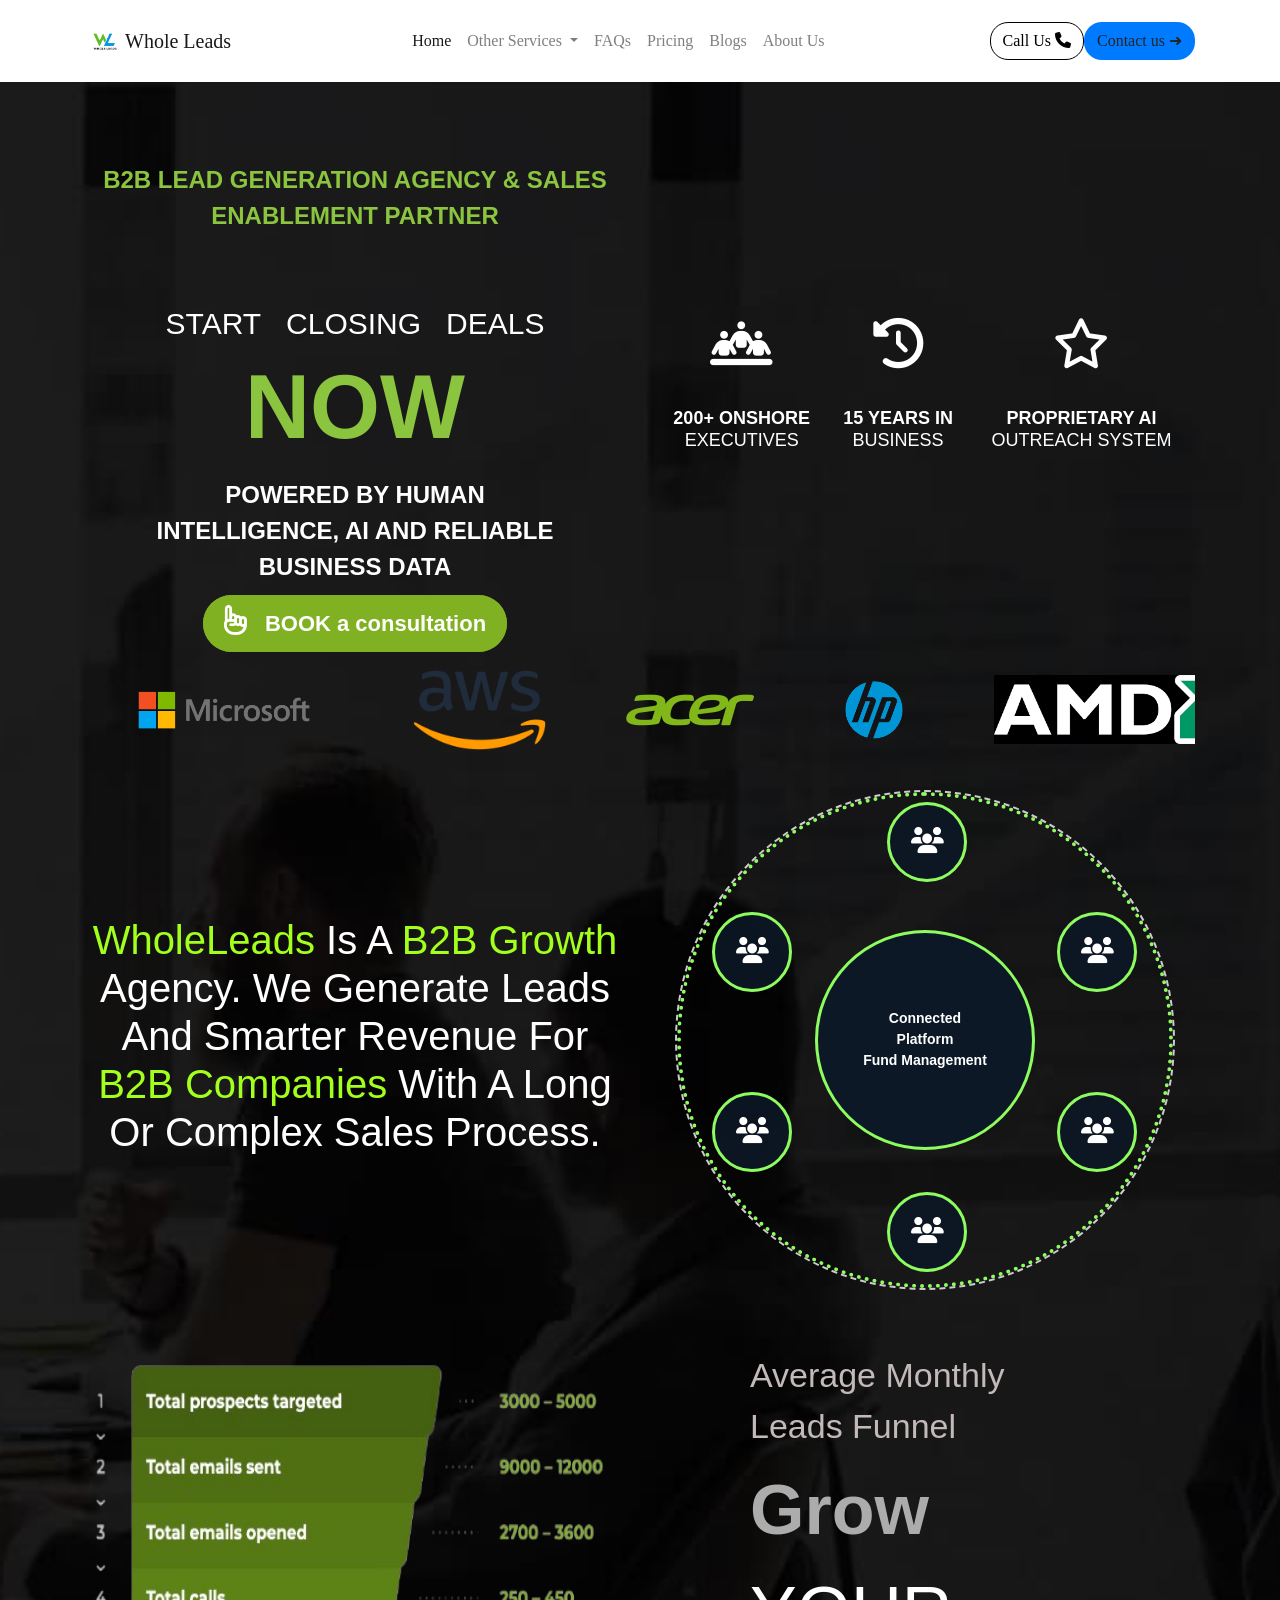
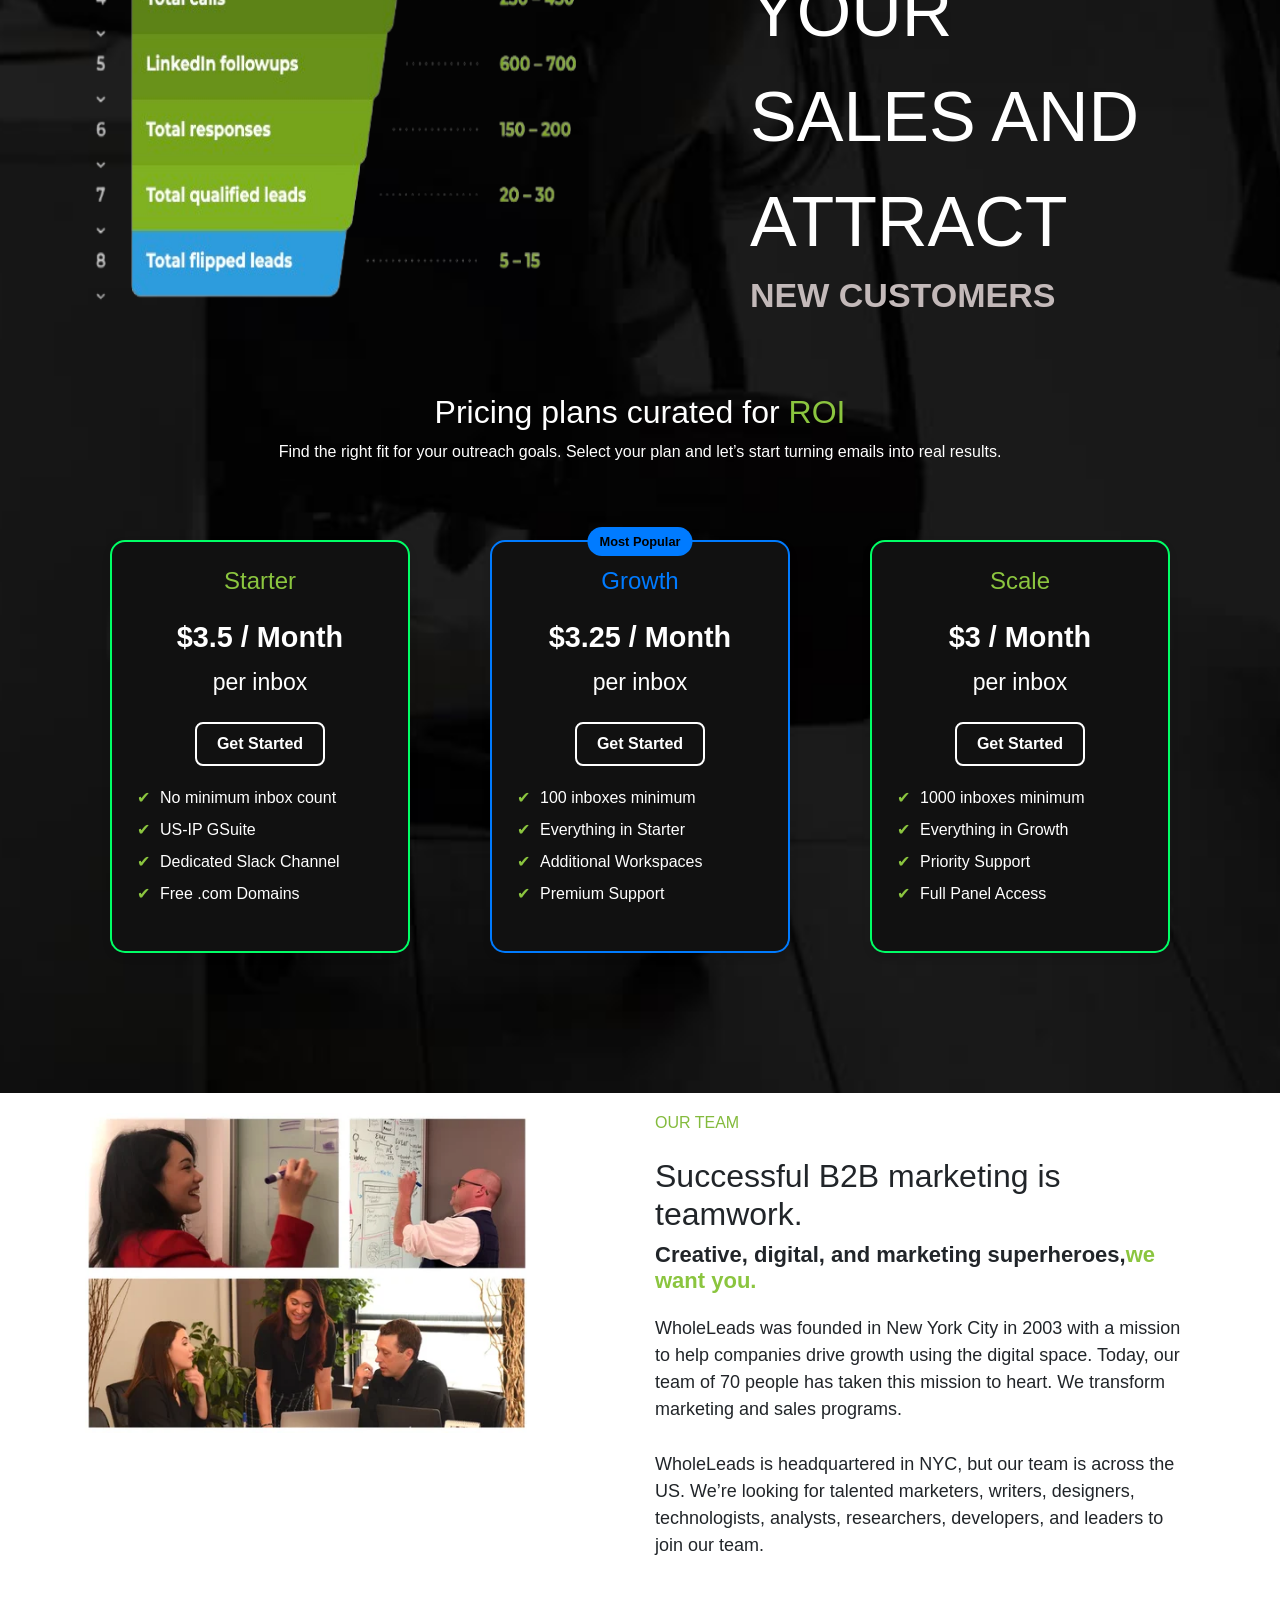
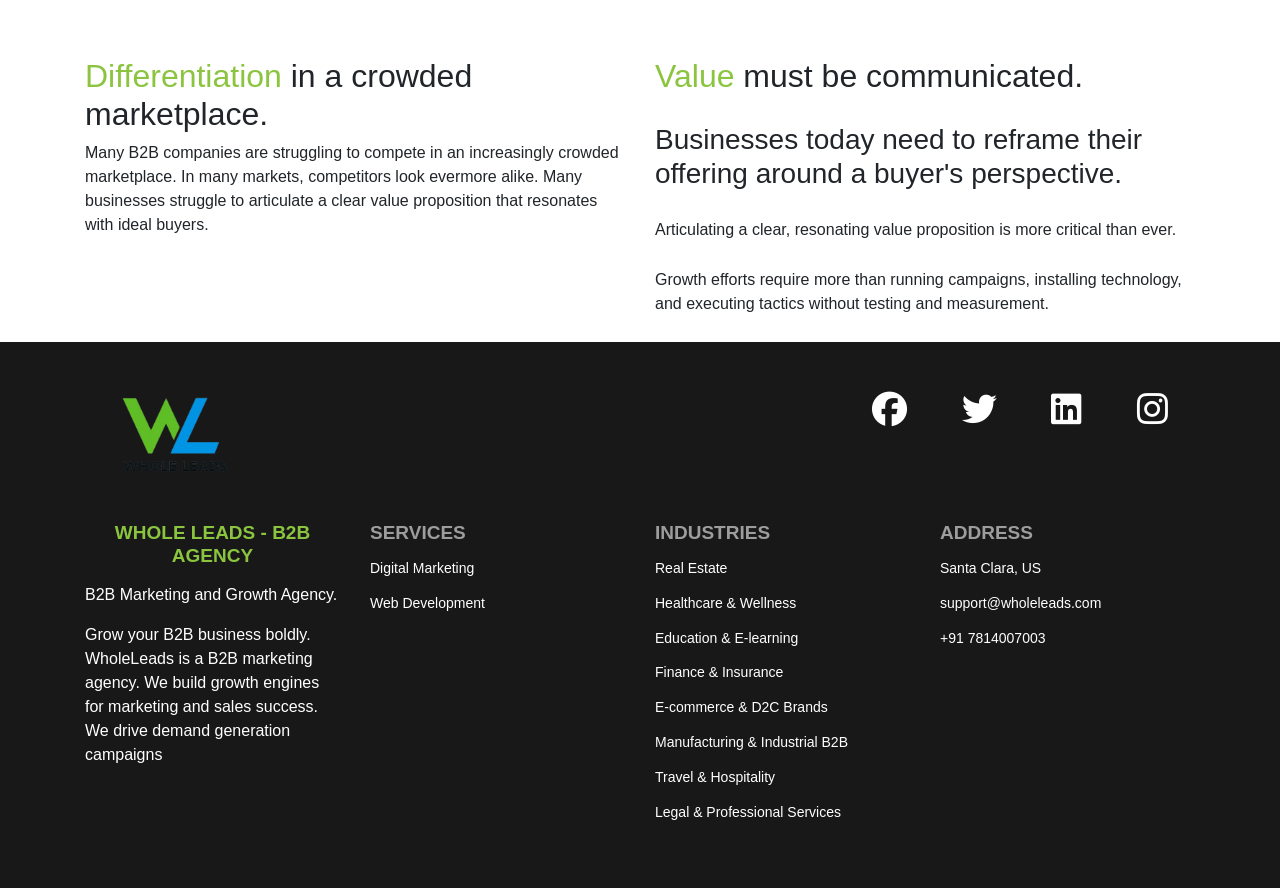
<file: index.html>
<!DOCTYPE html>
<html lang="en">

<head>
    <meta charset="UTF-8">
    <meta name="viewport" content="width=device-width, initial-scale=1.0">
    <title>Whole Leads</title>
    <link rel="icon" type="image/x-icon" href="/images/favicon.ico">
    <link href="bootstrap/bootstrap.css" rel="stylesheet">
    <link href="WholeLeads.css" rel="stylesheet">
    <link rel="icon" type="image/x-icon" href="/MAINLOGO/Whole-leads-main-logo.png">
    <link href="https://cdnjs.cloudflare.com/ajax/libs/font-awesome/6.4.0/css/all.min.css" rel="stylesheet">

</head>

<body>
    <!--START A HEADER SECTION-->
    <div class="header-wholelead">
        <div class="main-sec-nav">
            <nav class="navbar navbar-expand-lg navbar-light bg-white shadow-sm py-3">
                <div class="container">
                    <a class="navbar-brand" href="wholeleads.com">
                        <img id="siteLogo" height="40" width="40">
                        <span class="fw-bold">Whole Leads</span>
                    </a>

                    <button class="navbar-toggler" type="button" data-bs-toggle="collapse" data-bs-target="#navbarNav"
                        aria-controls="navbarNav" aria-expandedl="false" aria-label="Toggle navigation">
                        <span class="navbar-toggler-icon"></span>
                    </button>

                    <div class="collapse navbar-collapse" id="navbarNav">
                        <ul class="navbar-nav mx-auto mb-2 mb-lg-0">
                            <li class="nav-item"><a class="nav-link active" href="index.html">Home</a></li>
                            <li class="nav-item dropdown">
                              <a class="nav-link dropdown-toggle"
                                 href="#"
                                 id="servicesDropdown"
                                 role="button">
                                 Other Services
                              </a>
                            
                              <ul class="dropdown-menu">
                                <li>
                                  <a class="dropdown-item"
                                     href="https://digitalstudyschool.com/"
                                     target="_blank">
                                    Digital Marketing Course
                                  </a>
                                </li>
                                  <li>
                                  <a class="dropdown-item"
                                     href="https://ingenioushitech.com/"
                                     target="_blank">
                                    Digital Marketing Services
                                  </a>
                                </li>
                                <li>
                                  <a class="dropdown-item"
                                     href="https://ingenioushitech.com/"
                                     target="_blank">
                                    Web/App Development Services
                                  </a>
                                </li>
                                  
                              </ul>
                            </li>


                            <li class="nav-item"><a class="nav-link" href="#faq-section">FAQs</a></li>
                            <li class="nav-item"><a class="nav-link" href="#Price-sec-1">Pricing</a></li>
                            <li class="nav-item"><a class="nav-link" href="services/blogs.html">Blogs</a></li>
                            <li class="nav-item"><a class="nav-link" href="services/aboutus.html">About Us</a></li>
                        </ul>

                        <div class="d-flex">
                            <a href="tel:+917814007003" 
                               id="callUsBtn" 
                               class="btn btn-link nav-cta me-2"
                               style="text-decoration:none; color:black; border:1px solid black; border-radius:18px;">
                               Call Us <i class="fa-solid fa-phone"></i>
                            </a>

                        </div>


                        <a href="Contact-Form/contact-form.html" class="btn bg-primary fw-semibold"
                            style="border-radius: 18px;">Contact us
                            ➜</a>
                    </div>
                </div>
        </div>
        </nav>
    </div>
    </div>
    <!-- START A MAIN SECTION-->
    <div class="mainsection-wholelead">
        <div class="main-sec-1">
            <div class="container-fluid p-0">
                <div class="row g-0">
                    <div class="col-12 hero-section">
                        <div class="container">
                            <div class="row align-items-center">
                                <div class="col-lg-6 text-lg-start text-center mb-5 mb-lg-0">
                                    <p style="color: #8BC53F;">b2b lead generation agency
                                        & SALES ENABLEMENT PARTNER</p>

                                    <h2 class="hero-heading">
                                        <span> START </span>
                                        <span>CLOSING </span>
                                        <span> DEALS </span>
                                        <span style="font-size: 90px; font-weight: 900; color: #8BC53F;">NOW</span>
                                    </h2>

                                    <p class="sub-text">Powered by human intelligence, AI and reliable business data</p>

                                    <a href="#" class="book-button"><i
                                            class="fa-regular fa-hand-point-up"></i><span>BOOK a consultation</span></a>
                                </div>

                                <div class="col-lg-6 text-center text-lg-start stats-col d-flex justify-content-center">
                                    <div class="stat mb-4">
                                        <i class="fa-solid fa-people-line"></i>
                                        <h4>200+ ONSHORE <span> EXECUTIVES</span></h4>
                                    </div>
                                    <div class="stat mb-4">
                                        <i class="fa-solid fa-clock-rotate-left"></i>
                                        <h4></i>15 YEARS IN <span>BUSINESS</span></h4>
                                    </div>
                                    <div class="stat">
                                        <i class="fa-regular fa-star"></i>
                                        <h4></i>PROPRIETARY AI <span>OUTREACH SYSTEM</span></h4>
                                    </div>
                                </div>

                            </div>
                        </div>
                    </div>
                </div>
            </div>
        </div>
        <div class="main-section-3">
            <div class="container">
                <div class="row">
                    <div class="col-md-12">
                        <div class="logo-slider">
                            <div class="logo-track">
                                <img src="WholeImages/8867.Microsoft_5F00_Logo_2D00_for_2D00_screen-removebg-preview.png"
                                    alt="Image 1">
                                <img src="WholeImages/Amazon_Web_Services_Logo.svg.png" alt="Image 2">
                                <img src="WholeImages/Acer-Logo-2048x1280.png" alt="Image 3">
                                <img src="WholeImages/HP_logo_630x630.png" alt="Image 1">
                                <img src="WholeImages/AMDNEW.png" alt="Image 2">
                                <img src="WholeImages/Zendesk_logo.svg.png" alt="Image 3">
                            </div>
                        </div>
                    </div>
                </div>
            </div>
        </div>

        <div class="main-section-4">
            <div class="container">
                <div class="row">
                    <div class="col-md-6 d-flex align-items-center">
                        <h1><span>WholeLeads</span> is a <span>B2B growth</span> agency.
                            We generate leads and smarter revenue for <span>B2B companies</span> with a long or complex
                            sales
                            process.</h1>
                    </div>

                    <div class="col-md-6 d-flex justify-content-around">
                        <div class="circle-wrapper">

                            <div class="outer-circle"></div>

                            <div class="center-box" id="centerText">
                                Connected <br> Platform <br> Fund Management
                            </div>

                            <div class="circle-item" data-content="👥 Demo - Services">
                                <a href="services/cold-emailing.html"><i class="fas fa-users"></i></a>
                            </div>
                            <div class="circle-item" data-content="👥 Demo - Services">
                                <a href="services/Social-Media-Marketing.html"><i class="fas fa-users"></i></a>
                            </div>
                            <div class="circle-item" data-content="👥 Demo - Services">
                                <a href="services/Data-scrapping.html"><i class="fas fa-users"></i></a>
                            </div>
                            <div class="circle-item" data-content="👥 Demo - Services">
                                <a href="services/Goggle-&-meta-ads.html"><i class="fas fa-users"></i></a>
                            </div>
                            <div class="circle-item" data-content="👥 Demo - Services">
                                <a href="services/Linkedin-marketing.html"><i class="fas fa-users"></i></a>
                            </div>
                            <div class="circle-item" data-content="👥 Demo - Services">
                                <a href="services/Seo.html"><i class="fas fa-users"></i></a>
                            </div>
                        </div>
                    </div>
                </div>
            </div>
        </div>
        <div class="main-section-5">
            <div class="container">
                <div class="row">
                    <div class="col-md-6">
                        <img src="WholeImages/main-sec-5/section-5-removebg-preview.png" alt="Testimonial-image">
                    </div>
                    <div class="col-md-1">

                    </div>
                    <div class="col-md-5">
                        <p>Average monthly
                            <br>
                            leads funnel
                        </p>
                        <h1>Grow</h1>
                        <span>your sales and
                            attract</span>
                        <br>
                        <h2>NEW CUSTOMERS</h2>
                    </div>
                </div>
            </div>
        </div>
        <div class="pricing-main-heading">
            <div class="container">
                <div class="row">
                    <div class="col-md-2">

                    </div>
                    <div class="col-md-8">
                        <h2>Pricing plans curated for <span>ROI</span></h2>
                        <p>Find the right fit for your outreach goals. Select your plan and let’s start turning emails
                            into real results.</p>
                    </div>
                    <div class="col-md-2">

                    </div>
                </div>
            </div>
        </div>
        <section class="pricing-section" id="Price-sec-1">
            <div class="container">
                <div class="row g-4 justify-content-center">

                    <!-- Starter -->
                    <div class="col-md-4">
                        <div class="pricing-card green-border">
                            <h3>Starter</h3>
                            <p class="price">$3.5 / Month<br><small>per inbox</small></p>
                            <a href="#" class="btn-pricing">Get Started</a>
                            <ul>
                                <li>No minimum inbox count</li>
                                <li>US-IP GSuite</li>
                                <li>Dedicated Slack Channel</li>
                                <li>Free .com Domains</li>
                            </ul>
                        </div>
                    </div>

                    <!-- Growth -->
                    <div class="col-md-4">
                        <div class="pricing-card popular">
                            <h3 style="color: #007bff;">Growth</h3>
                            <p class="price">$3.25 / Month<br><small>per inbox</small></p>
                            <a href="#" class="btn-pricing">Get Started</a>
                            <ul>
                                <li>100 inboxes minimum</li>
                                <li>Everything in Starter</li>
                                <li>Additional Workspaces</li>
                                <li>Premium Support</li>
                            </ul>
                        </div>
                    </div>

                    <!-- Scale -->
                    <div class="col-md-4">
                        <div class="pricing-card green-border">
                            <h3>Scale</h3>
                            <p class="price">$3 / Month<br><small>per inbox</small></p>
                            <a href="#" class="btn-pricing">Get Started</a>
                            <ul>
                                <li>1000 inboxes minimum</li>
                                <li>Everything in Growth</li>
                                <li>Priority Support</li>
                                <li>Full Panel Access</li>
                            </ul>
                        </div>
                    </div>

                </div>
            </div>
        </section>
    </div>
    </div>
    </div>
<!--
    <div class="toggle-heading">
        <div class="container">
            <div class="row">
                <div class="col-md-2">

                </div>
                <div class="col-md-8">
                    <h1>FAQs: B2B Lead Generation Services</h1>
                </div>
                <div class="col-md-2">

                </div>
            </div>
        </div>
    </div>
    <div class="toggle-sec" id="faq-section">
        <div class="container">
            <div class="row">
                <div class="col-md-6">
                    <div class="accordion" id="myAccordion">

                        <div class="accordion-item">
                            <h2 class="accordion-header" id="headingOne">
                                <button class="accordion-button collapsed" type="button" data-bs-toggle="collapse"
                                    data-bs-target="#collapseOne">
                                    <span class="accordion-number">1</span>
                                    What is B2B lead generation? <i class="fa-solid fa-arrow-down"></i>
                                </button>
                            </h2>
                            <div id="collapseOne" class="accordion-collapse collapse" data-bs-parent="#myAccordion">
                                <div class="accordion-body">
                                    Lead generation is essential for developing a sustainable sales pipeline...
                                </div>
                            </div>
                        </div>

                        <div class="accordion-item">
                            <h2 class="accordion-header" id="headingTwo">
                                <button class="accordion-button collapsed" type="button" data-bs-toggle="collapse"
                                    data-bs-target="#collapseTwo">
                                    <span class="accordion-number">2</span>
                                    Why is lead generation important? <i class="fa-solid fa-arrow-down"></i>
                                </button>
                            </h2>
                            <div id="collapseTwo" class="accordion-collapse collapse" data-bs-parent="#myAccordion">
                                <div class="accordion-body">
                                    Lead generation helps you attract prospects likely to purchase your solution...
                                </div>
                            </div>
                        </div>

                        <div class="accordion-item">
                            <h2 class="accordion-header" id="headingThree">
                                <button class="accordion-button collapsed" type="button" data-bs-toggle="collapse"
                                    data-bs-target="#collapseThree">
                                    <span class="accordion-number">3</span>
                                    What are B2B lead generation services? <i class="fa-solid fa-arrow-down"></i>
                                </button>
                            </h2>
                            <div id="collapseThree" class="accordion-collapse collapse" data-bs-parent="#myAccordion">
                                <div class="accordion-body">
                                    When you invest in B2B lead generation services, you outsource part or all of your
                                    processes...
                                </div>
                            </div>
                        </div>

                        <div class="accordion-item">
                            <h2 class="accordion-header" id="headingFour">
                                <button class="accordion-button collapsed" type="button" data-bs-toggle="collapse"
                                    data-bs-target="#collapseFour">
                                    <span class="accordion-number">4</span>
                                    How do you qualify leads? <i class="fa-solid fa-arrow-down"></i>
                                </button>
                            </h2>
                            <div id="collapseFour" class="accordion-collapse collapse" data-bs-parent="#myAccordion">
                                <div class="accordion-body">
                                    Leads are qualified based on budget, authority, need, and timeline...
                                </div>
                            </div>
                        </div>

                        <div class="accordion-item">
                            <h2 class="accordion-header" id="headingFive">
                                <button class="accordion-button collapsed" type="button" data-bs-toggle="collapse"
                                    data-bs-target="#collapseFive">
                                    <span class="accordion-number">5</span>
                                    What industries do you serve? <i class="fa-solid fa-arrow-down"></i>
                                </button>
                            </h2>
                            <div id="collapseFive" class="accordion-collapse collapse" data-bs-parent="#myAccordion">
                                <div class="accordion-body">
                                    We serve multiple industries including IT, finance, healthcare, and manufacturing...
                                </div>
                            </div>
                        </div>

                        <div class="accordion-item">
                            <h2 class="accordion-header" id="headingSix">
                                <button class="accordion-button collapsed" type="button" data-bs-toggle="collapse"
                                    data-bs-target="#collapseSix">
                                    <span class="accordion-number">6</span>
                                    What tools are used for lead generation? <i class="fa-solid fa-arrow-down"></i>
                                </button>
                            </h2>
                            <div id="collapseSix" class="accordion-collapse collapse" data-bs-parent="#myAccordion">
                                <div class="accordion-body">
                                    We use a combination of CRM, marketing automation, and email outreach tools...
                                </div>
                            </div>
                        </div>

                        <div class="accordion-item">
                            <h2 class="accordion-header" id="headingSeven">
                                <button class="accordion-button collapsed" type="button" data-bs-toggle="collapse"
                                    data-bs-target="#collapseSeven">
                                    <span class="accordion-number">7</span>
                                    How long does it take to see results? <i class="fa-solid fa-arrow-down"></i>
                                </button>
                            </h2>
                            <div id="collapseSeven" class="accordion-collapse collapse" data-bs-parent="#myAccordion">
                                <div class="accordion-body">
                                    Typically, results are visible within 4-8 weeks depending on campaign complexity...
                                </div>
                            </div>
                        </div>
                    </div>
                </div>
                <div class="col-md-6">
                    <div class="accordion" id="myAccordion">
                        <div class="accordion-item">
                            <h2 class="accordion-header" id="headingEight">
                                <button class="accordion-button collapsed" type="button" data-bs-toggle="collapse"
                                    data-bs-target="#collapseEight">
                                    <span class="accordion-number">8</span>
                                    Do you provide customized campaigns? <i class="fa-solid fa-arrow-down"></i>
                                </button>
                            </h2>
                            <div id="collapseEight" class="accordion-collapse collapse" data-bs-parent="#myAccordion">
                                <div class="accordion-body">
                                    Yes, all campaigns are tailored to the client’s industry, audience, and goals...
                                </div>
                            </div>
                        </div>

                        <div class="accordion-item">
                            <h2 class="accordion-header" id="headingNine">
                                <button class="accordion-button collapsed" type="button" data-bs-toggle="collapse"
                                    data-bs-target="#collapseNine">
                                    <span class="accordion-number">9</span>
                                    Can you integrate with existing sales teams? <i class="fa-solid fa-arrow-down"></i>
                                </button>
                            </h2>
                            <div id="collapseNine" class="accordion-collapse collapse" data-bs-parent="#myAccordion">
                                <div class="accordion-body">
                                    Yes, we work alongside existing sales teams to ensure smooth integration and
                                    handoff...
                                </div>
                            </div>
                        </div>

                        <div class="accordion-item">
                            <h2 class="accordion-header" id="headingTen">
                                <button class="accordion-button collapsed" type="button" data-bs-toggle="collapse"
                                    data-bs-target="#collapseTen">
                                    <span class="accordion-number">10</span>
                                    How do you track campaign performance? <i class="fa-solid fa-arrow-down"></i>
                                </button>
                            </h2>
                            <div id="collapseTen" class="accordion-collapse collapse" data-bs-parent="#myAccordion">
                                <div class="accordion-body">
                                    Performance is tracked via analytics dashboards, lead tracking, and KPI
                                    reporting...
                                </div>
                            </div>
                        </div>

                        <div class="accordion-item">
                            <h2 class="accordion-header" id="headingEleven">
                                <button class="accordion-button collapsed" type="button" data-bs-toggle="collapse"
                                    data-bs-target="#collapseEleven">
                                    <span class="accordion-number">11</span>
                                    What is the pricing model? <i class="fa-solid fa-arrow-down"></i>
                                </button>
                            </h2>
                            <div id="collapseEleven" class="accordion-collapse collapse" data-bs-parent="#myAccordion">
                                <div class="accordion-body">
                                    Pricing is based on scope, volume, and level of customization required for the
                                    client...
                                </div>
                            </div>
                        </div>

                        <div class="accordion-item">
                            <h2 class="accordion-header" id="headingTwelve">
                                <button class="accordion-button collapsed" type="button" data-bs-toggle="collapse"
                                    data-bs-target="#collapseTwelve">
                                    <span class="accordion-number">12</span>
                                    Can you handle international clients? <i class="fa-solid fa-arrow-down"></i>
                                </button>
                            </h2>
                            <div id="collapseTwelve" class="accordion-collapse collapse" data-bs-parent="#myAccordion">
                                <div class="accordion-body">
                                    Yes, we have experience with clients from multiple countries and time zones...
                                </div>
                            </div>
                        </div>

                        <div class="accordion-item">
                            <h2 class="accordion-header" id="headingThirteen">
                                <button class="accordion-button collapsed" type="button" data-bs-toggle="collapse"
                                    data-bs-target="#collapseThirteen">
                                    <span class="accordion-number">13</span>
                                    How secure is the data collected? <i class="fa-solid fa-arrow-down"></i>
                                </button>
                            </h2>
                            <div id="collapseThirteen" class="accordion-collapse collapse"
                                data-bs-parent="#myAccordion">
                                <div class="accordion-body">
                                    Data security is a top priority, all information is encrypted and GDPR
                                    compliant...
                                </div>
                            </div>
                        </div>


                        <div class="accordion-item">
                            <h2 class="accordion-header" id="headingFourteen">
                                <button class="accordion-button collapsed" type="button" data-bs-toggle="collapse"
                                    data-bs-target="#collapseFourteen">
                                    <span class="accordion-number">14</span>
                                    How to get started with your services? <i class="fa-solid fa-arrow-down"></i>
                                </button>
                            </h2>
                            <div id="collapseFourteen" class="accordion-collapse collapse"
                                data-bs-parent="#myAccordion">
                                <div class="accordion-body">
                                    Getting started is easy: contact us, schedule a consultation, and we’ll design
                                    your
                                    plan...
                                </div>
                            </div>
                        </div>
                    </div>
                </div>
            </div>
        </div>
    </div>-->
    <div class="testimonial-home">
        <div class="container">
            <div class="row">
                <div class="col-md-5">
                    <a href="#">
                        <img src="/WholeImages/testimonialimage/wholeleads-team-working-session.webp" alt="">
                    </a>


                </div>
                <div class="col-md-1">

                </div>
                <div class="col-md-6">
                    <h6 class="heading-6-t">OUR TEAM</h6>
                    <h2>Successful B2B marketing is teamwork.</h2>
                    <h4>Creative, digital, and marketing superheroes,<span>we want you.</span></h4>
                    <p>WholeLeads was founded in New York City in 2003 with a mission to help companies drive growth
                        using the digital space. Today, our team of 70 people has taken this mission to heart. We
                        transform marketing and sales programs.</p>
                    <p>WholeLeads is headquartered in NYC, but our team is across the US. We’re looking for talented
                        marketers, writers, designers, technologists, analysts, researchers, developers, and leaders to
                        join our team. </p>
                </div>
            </div>
        </div>
    </div>
    <div class="testimonial-2">
        <div class="container">
            <div class="row">
                <div class="col-md-6">
                    <h2><span>Differentiation</span> in a crowded marketplace.</h2>
                    <p>Many B2B companies are struggling to compete in an increasingly crowded marketplace. In many
                        markets, competitors look evermore alike. Many businesses struggle to articulate a clear value
                        proposition that resonates with ideal buyers. </p>
                </div>
                <div class="col-md-6">
                    <h2><span>Value</span> must be communicated. </h2>
                    <h3>Businesses today need to reframe their offering around a buyer's perspective.</h3>
                    <p>Articulating a clear, resonating value proposition is more critical than ever.</p>
                    <p>Growth efforts require more than running campaigns, installing technology, and executing tactics
                        without testing and measurement. </p>
                </div>
            </div>
        </div>
    </div>
    <!--START A FOOTER -->
    <div class="fotter-wholeleads">
        <div class="fotter-sec-1">
            <div class="container">
                <div class="row">
                    <div class="col-md-3">
                        <img src="MAINLOGO/Whole-leads-main-logo.png">
                    </div>
                    <div class="col-md-5">

                    </div>
                    <div class="col-md-4">
                        <div class="social-icon">
                            <a href="#" alt="Facebook"><i class="fa-brands fa-facebook"></i></a>
                            <a href="https://x.com/Whole_Leads" alt="Twitter"><i class="fa-brands fa-twitter"></i></a>
                            <a href="https://www.linkedin.com/company/whole-leads/?viewAsMember=true" alt="Linkedin"><i
                                    class="fa-brands fa-linkedin"></i></a>
                            <a href="https://www.instagram.com/whole_leads/" alt="Instagram"><i
                                    class="fa-brands fa-instagram"></i></a>
                        </div>
                    </div>
                </div>
            </div>
        </div>
        <div class="fotter-sec-2">
            <div class="container">
                <div class="row">
                    <div class="col-md-3">
                        <h3 style="text-align: center; color: #8BC53F;">Whole Leads - B2B Agency</h3>
                        <p>B2B Marketing and Growth Agency.</p>
                        <p>Grow your B2B business boldly. WholeLeads is a B2B marketing agency. We build growth
                            engines
                            for marketing and sales success. We drive demand generation campaigns
                        </p>
                    </div>
                    <div class="col-md-3">
                        <h3>Services</h3>
                        <h6><a href="https://digitalstudyschool.com/" target="_blank">Digital Marketing</a></h6>
                        <h6><a href="https://ingenioushitech.com/" target="_blank">Web Development</a></h6>
                    </div>
                    <div class="col-md-3">
                        <h3>Industries</h3>
                        <h6><a href="#">Real Estate</a></h6>
                        <h6><a href="#">Healthcare & Wellness</a></h6>
                        <h6><a href="#">Education & E-learning</a></h6>
                        <h6><a href="#">Finance & Insurance</a></h6>
                        <h6><a href="#">E-commerce & D2C Brands</a></h6>
                        <h6><a href="#">Manufacturing & Industrial B2B</a></h6>
                        <h6><a href="#">Travel & Hospitality</a></h6>
                        <h6><a href="#">Legal & Professional Services</a></h6>
                    </div>
                    <div class="col-md-3">
                        <h3>Address</h3>
                        <h6 id="footerAddress"></h6>
                        <h6 id="footerEmail"></h6>
                        <h6 id="footerPhone"></h6>

                    </div>
                </div>
            </div>

        </div>
<!-- EXTERNAL JS FILE -->
<script src="/wholeleadsmain.js"></script>
<script src="https://cdn.jsdelivr.net/npm/bootstrap@5.3.2/dist/js/bootstrap.bundle.min.js"></script>
</body>

</html>
</file>
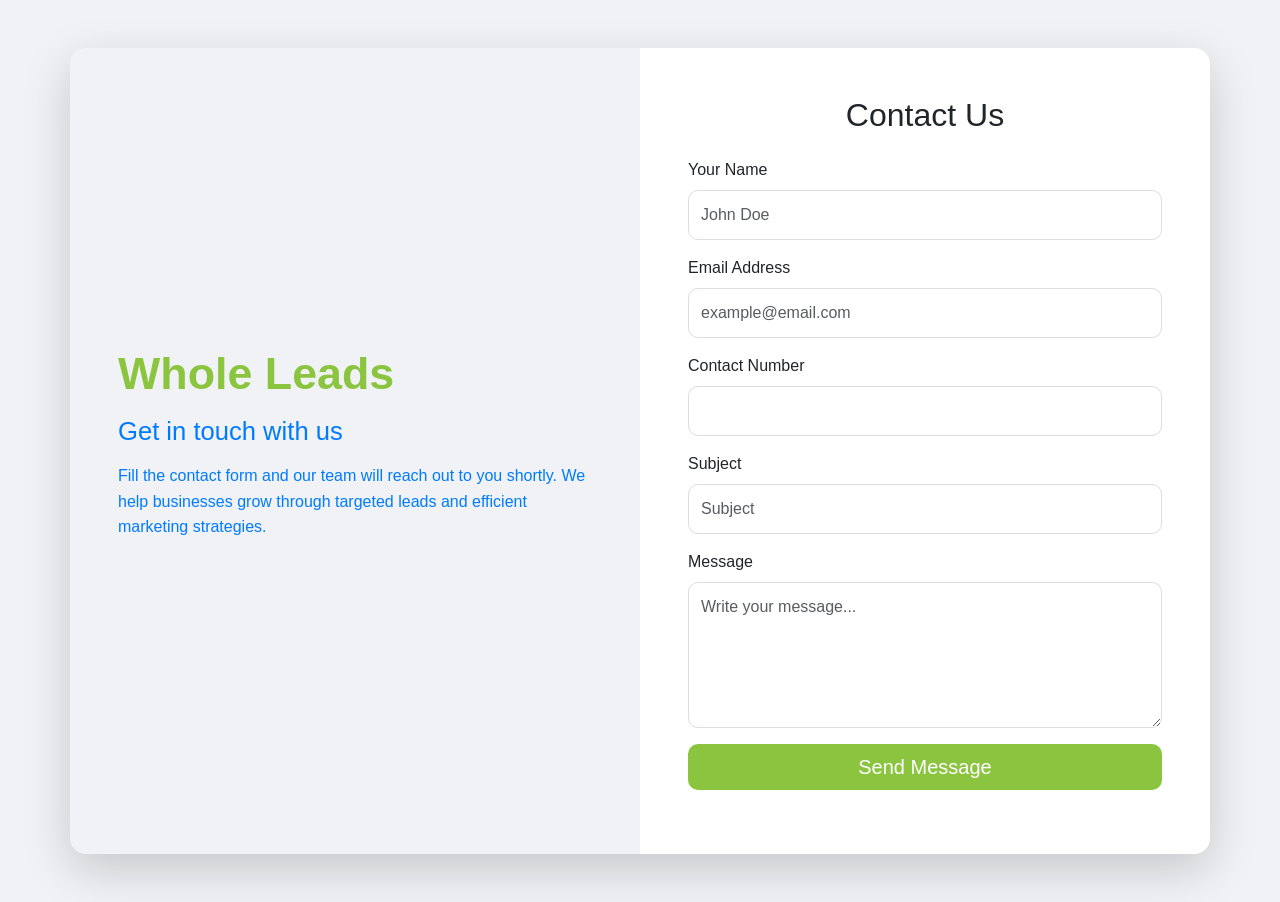
<file: Contact-Form/contact-form.html>
<!DOCTYPE html>
<html lang="en">

<head>
  <meta charset="UTF-8">
  <meta name="viewport" content="width=device-width, initial-scale=1.0">
  <title>Whole Leads Contact Form</title>
  <link href="https://cdn.jsdelivr.net/npm/bootstrap@5.3.2/dist/css/bootstrap.min.css" rel="stylesheet">
  <link rel="stylesheet" href="contact.css">
</head>

<body>

  <div class="container my-5">
    <div class="row align-items-center contact-section shadow-lg rounded-4 overflow-hidden">

      <!-- Left Side: Text -->
      <div class="col-lg-6 left-side p-5 text-white text-center text-lg-start">
        <h1 class="mb-3">Whole Leads</h1>
        <h3 class="mb-3">Get in touch with us</h3>
        <p>Fill the contact form and our team will reach out to you shortly. We help businesses grow through targeted
          leads and efficient marketing strategies.</p>
      </div>

      <!-- Right Side: Form -->
      <div class="col-lg-6 right-side p-5 bg-white">
        <h2 class="mb-4 text-center">Contact Us</h2>
        <form id="contactForm">
          <div class="mb-3">
            <label for="name" class="form-label">Your Name</label>
            <input type="text" class="form-control" id="name" name="name" placeholder="John Doe" required>
          </div>

          <div class="mb-3">
            <label for="email" class="form-label">Email Address</label>
            <input type="email" class="form-control" id="email" name="email" placeholder="example@email.com" required>
          </div>

          <div class="mb-3">
            <label for="email" class="form-label">Contact Number</label>
            <input type="number" class="form-control" id="contactNumber" name="contactNumber">
          </div>

          <div class="mb-3">
            <label for="subject" class="form-label">Subject</label>
            <input type="text" class="form-control" id="subject" name="subject" placeholder="Subject">
          </div>

          <div class="mb-3">
            <label for="message" class="form-label">Message</label>
            <textarea class="form-control" id="message" name="message" rows="5" placeholder="Write your message..."
              required></textarea>
          </div>

          <div class="d-grid">
            <button type="submit" class="btn btn-primary btn-lg">Send Message</button>
          </div>

          <div id="response" class="mt-3 text-center"></div>
        </form>
      </div>

    </div>
  </div>

  <!-- Bootstrap JS -->
  <script src="contact-form.js"></script>
  <script src="https://cdn.jsdelivr.net/npm/bootstrap@5.3.2/dist/js/bootstrap.bundle.min.js"></script>

</body>

</html>
</file>
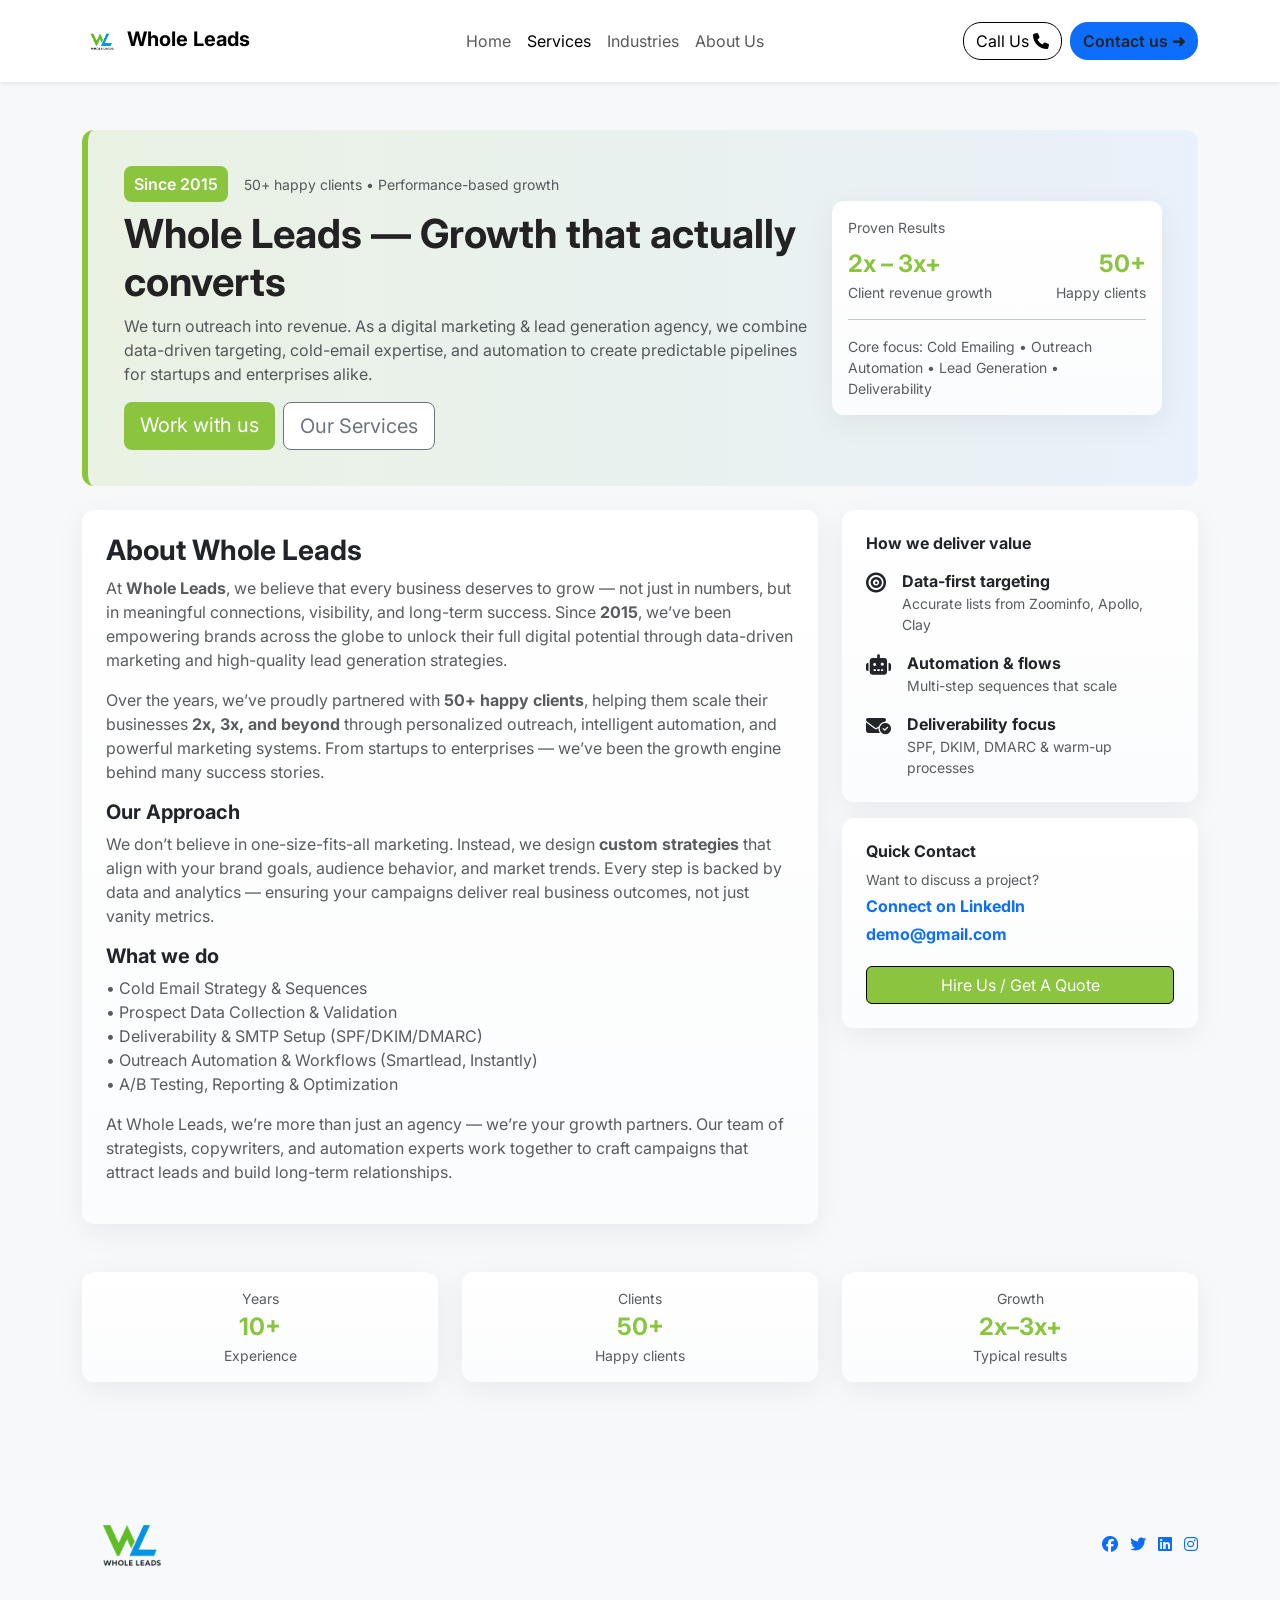
<file: services/aboutus.html>
<!doctype html>
<html lang="en">

<head>
  <meta charset="utf-8">
  <meta name="viewport" content="width=device-width, initial-scale=1">
  <title>Whole Leads — About Us</title>

  <link href="https://cdn.jsdelivr.net/npm/bootstrap@5.3.2/dist/css/bootstrap.min.css" rel="stylesheet">
  <link href="https://fonts.googleapis.com/css2?family=Inter:wght@300;400;600;700;800&display=swap" rel="stylesheet">
  <link href="https://cdnjs.cloudflare.com/ajax/libs/font-awesome/6.5.0/css/all.min.css" rel="stylesheet">
  <link rel="icon" type="image/x-icon" href="/MAINLOGO/Whole-leads-main-logo.png">

  <link href="aboutus.css" rel="stylesheet">
</head>

<body style="font-family: 'Inter', sans-serif;">

  <div class="header-wholelead">
    <div class="main-sec-nav">
      <nav class="navbar navbar-expand-lg navbar-light bg-white shadow-sm py-3">
        <div class="container">
          <a class="navbar-brand" href="wholeleads.com">
            <img src="/MAINLOGO/Whole-leads-main-logo.png" alt="HOME LOGO" height="40" width="40">
            <span class="fw-bold">Whole Leads</span>
          </a>

          <button class="navbar-toggler" type="button" data-bs-toggle="collapse" data-bs-target="#navbarNav"
            aria-controls="navbarNav" aria-expanded="false" aria-label="Toggle navigation">
            <span class="navbar-toggler-icon"></span>
          </button>

          <div class="collapse navbar-collapse" id="navbarNav">
            <ul class="navbar-nav mx-auto mb-2 mb-lg-0">
              <li class="nav-item"><a class="nav-link" href="../index.html">Home</a></li>
              <li class="nav-item"><a class="nav-link active" href="main-services-page.html">Services</a></li>
              <li class="nav-item"><a class="nav-link" href="#">Industries</a></li>
              <li class="nav-item"><a class="nav-link" href="/services/aboutus.html">About Us</a></li>
            </ul>

            <div class="d-flex">
              <a href="#" id="callUs" class="btn btn-link nav-cta me-2"
                style="text-decoration: none; color: black; border: 1px solid black; border-radius: 18px; margin-right: 10px;">
                Call Us <i class="fa-solid fa-phone"></i>
              </a>
              <a href="/Contact-Form/contact-form.html" class="btn bg-primary fw-semibold"
                style="border-radius: 18px;">Contact us ➜</a>
            </div>
          </div>
        </div>
      </nav>
    </div>
  </div>

  <div class="container py-5">
    <div class="hero mb-4">
      <div class="row align-items-center">
        <div class="col-md-8">
          <div class="d-flex align-items-center gap-3 mb-2">
            <div class="badge-main">Since 2015</div>
            <div class="text-muted small">50+ happy clients • Performance-based growth</div>
          </div>
          <h1 class="mb-2 fw-bold">Whole Leads — Growth that actually converts</h1>
          <p class="mb-3 text-muted">We turn outreach into revenue. As a digital marketing & lead generation agency, we
            combine data-driven targeting, cold-email expertise, and automation to create predictable pipelines for
            startups and enterprises alike.</p>
          <div class="d-flex gap-2">
            <a class="btn btn-success btn-lg" href="#contact" style="background:#8BC53F; border:none;">Work with us</a>
            <a class="btn btn-outline-secondary btn-lg" href="/services/Main-services-page.html" style="background:#fff;">Our Services</a>
          </div>
        </div>
        <div class="col-md-4 text-md-end mt-4 mt-md-0">
          <div class="card card-soft p-3 text-start">
            <div class="mb-2 small text-muted">Proven Results</div>
            <div class="d-flex justify-content-between align-items-center">
              <div>
                <div class="stat fs-4 fw-bold">2x – 3x+</div>
                <div class="small text-muted">Client revenue growth</div>
              </div>
              <div class="text-end">
                <div class="stat fs-4 fw-bold">50+</div>
                <div class="small text-muted">Happy clients</div>
              </div>
            </div>
            <hr>
            <div class="small text-muted">Core focus: Cold Emailing • Outreach Automation • Lead Generation •
              Deliverability</div>
          </div>
        </div>
      </div>
    </div>

    <div class="row g-4">
      <div class="col-lg-8">
        <div class="card card-soft p-4">
          <h3 class="fw-bold">About Whole Leads</h3>
          <p class="text-muted">At <strong>Whole Leads</strong>, we believe that every business deserves to grow — not
            just in numbers, but in meaningful connections, visibility, and long-term success. Since
            <strong>2015</strong>, we’ve been empowering brands across the globe to unlock their full digital potential
            through data-driven marketing and high-quality lead generation strategies.
          </p>

          <p class="text-muted">Over the years, we’ve proudly partnered with <strong>50+ happy clients</strong>, helping
            them scale their businesses <strong>2x, 3x, and beyond</strong> through personalized outreach, intelligent
            automation, and powerful marketing systems. From startups to enterprises — we’ve been the growth engine
            behind many success stories.</p>

          <h5 class="fw-bold">Our Approach</h5>
          <p class="text-muted">We don’t believe in one-size-fits-all marketing. Instead, we design <strong>custom
              strategies</strong> that align with your brand goals, audience behavior, and market trends. Every step is
            backed by data and analytics — ensuring your campaigns deliver real business outcomes, not just vanity
            metrics.</p>

          <h5 class="fw-bold">What we do</h5>
          <ul class="list-unstyled text-muted">
            <li>• Cold Email Strategy & Sequences</li>
            <li>• Prospect Data Collection & Validation</li>
            <li>• Deliverability & SMTP Setup (SPF/DKIM/DMARC)</li>
            <li>• Outreach Automation & Workflows (Smartlead, Instantly)</li>
            <li>• A/B Testing, Reporting & Optimization</li>
          </ul>

          <p class="text-muted">At Whole Leads, we’re more than just an agency — we’re your growth partners. Our team of
            strategists, copywriters, and automation experts work together to craft campaigns that attract leads and
            build long-term relationships.</p>
        </div>
      </div>

      <div class="col-lg-4">
        <div class="card card-soft p-4 mb-3">
          <h6 class="fw-bold mb-3">How we deliver value</h6>
          <div class="d-flex gap-3 align-items-start mb-3">
            <i class="fa-solid fa-bullseye fs-5 mt-1"></i>
            <div>
              <div class="fw-bold">Data-first targeting</div>
              <div class="small text-muted">Accurate lists from Zoominfo, Apollo, Clay</div>
            </div>
          </div>

          <div class="d-flex gap-3 align-items-start mb-3">
            <i class="fa-solid fa-robot fs-5 mt-1"></i>
            <div>
              <div class="fw-bold">Automation & flows</div>
              <div class="small text-muted">Multi-step sequences that scale</div>
            </div>
          </div>

          <div class="d-flex gap-3 align-items-start">
            <i class="fa-solid fa-envelope-circle-check fs-5 mt-1"></i>
            <div>
              <div class="fw-bold">Deliverability focus</div>
              <div class="small text-muted">SPF, DKIM, DMARC & warm-up processes</div>
            </div>
          </div>
        </div>

        <div class="card card-soft p-4" id="contact-about">
          <h6 class="fw-bold">Quick Contact</h6>
          <p class="mb-1 text-muted small">Want to discuss a project?</p>
          <p class="mb-1"><a href="#" class="text-decoration-none" target="_blank"><strong>Connect on
                LinkedIn</strong></a></p>
          <p class="mb-1"><a href="mailto:demo@gmail.com"
              class="text-decoration-none"><strong>demo@gmail.com</strong></a></p>
          <a id="contact" class="btn btn-main w-100 mt-3" href="mailto:demo@gmail.com"
            style="border: 1px solid black;">Hire Us / Get A Quote</a>
        </div>
      </div>
    </div>

    <section class="mt-5">
      <div class="row g-4">
        <div class="col-md-4">
          <div class="card card-soft p-3 text-center">
            <div class="small text-muted">Years</div>
            <div class="stat fs-4 fw-bold">10+</div>
            <div class="small text-muted">Experience</div>
          </div>
        </div>
        <div class="col-md-4">
          <div class="card card-soft p-3 text-center">
            <div class="small text-muted">Clients</div>
            <div class="stat fs-4 fw-bold">50+</div>
            <div class="small text-muted">Happy clients</div>
          </div>
        </div>
        <div class="col-md-4">
          <div class="card card-soft p-3 text-center">
            <div class="small text-muted">Growth</div>
            <div class="stat fs-4 fw-bold">2x–3x+</div>
            <div class="small text-muted">Typical results</div>
          </div>
        </div>
      </div>
    </section>
  </div>
  <div class="footer-about">
    <div class="fotter-wholeleads mt-5">
      <div class="fotter-sec-1 py-3 bg-light">
        <div class="container">
          <div class="row align-items-center">
            <div class="col-md-3">
              <img src="images-services/Whole-leads-main-logo.png" height="100">
            </div>
            <div class="col-md-5"></div>
            <div class="col-md-4 text-md-end text-center">
              <div class="social-icon">
                <a href="#" class="me-2"><i class="fa-brands fa-facebook"></i></a>
                <a href="https://x.com/Whole_Leads" class="me-2"><i class="fa-brands fa-twitter"></i></a>
                <a href="https://www.linkedin.com/in/whole-leads-a95514388" class="me-2"><i
                    class="fa-brands fa-linkedin"></i></a>
                <a href="https://www.instagram.com/whole_leads/"><i class="fa-brands fa-instagram"></i></a>
              </div>
            </div>
          </div>
        </div>
      </div>
    </div>
    <script>
      document.getElementById('callUs').addEventListener('click', function (e) {
        e.preventDefault();
        var phoneNumber = "+919999999999";
        var isMobile = /Android|iPhone|iPad|iPod|Opera Mini|IEMobile|Mobile/i.test(navigator.userAgent);
        if (isMobile) {
          window.location.href = "tel:" + phoneNumber;
        } else {
          alert("Call us at: " + phoneNumber);
        }
      });
    </script>

    <script src="https://cdn.jsdelivr.net/npm/bootstrap@5.3.2/dist/js/bootstrap.bundle.min.js"></script>
</body>

</html>
</file>
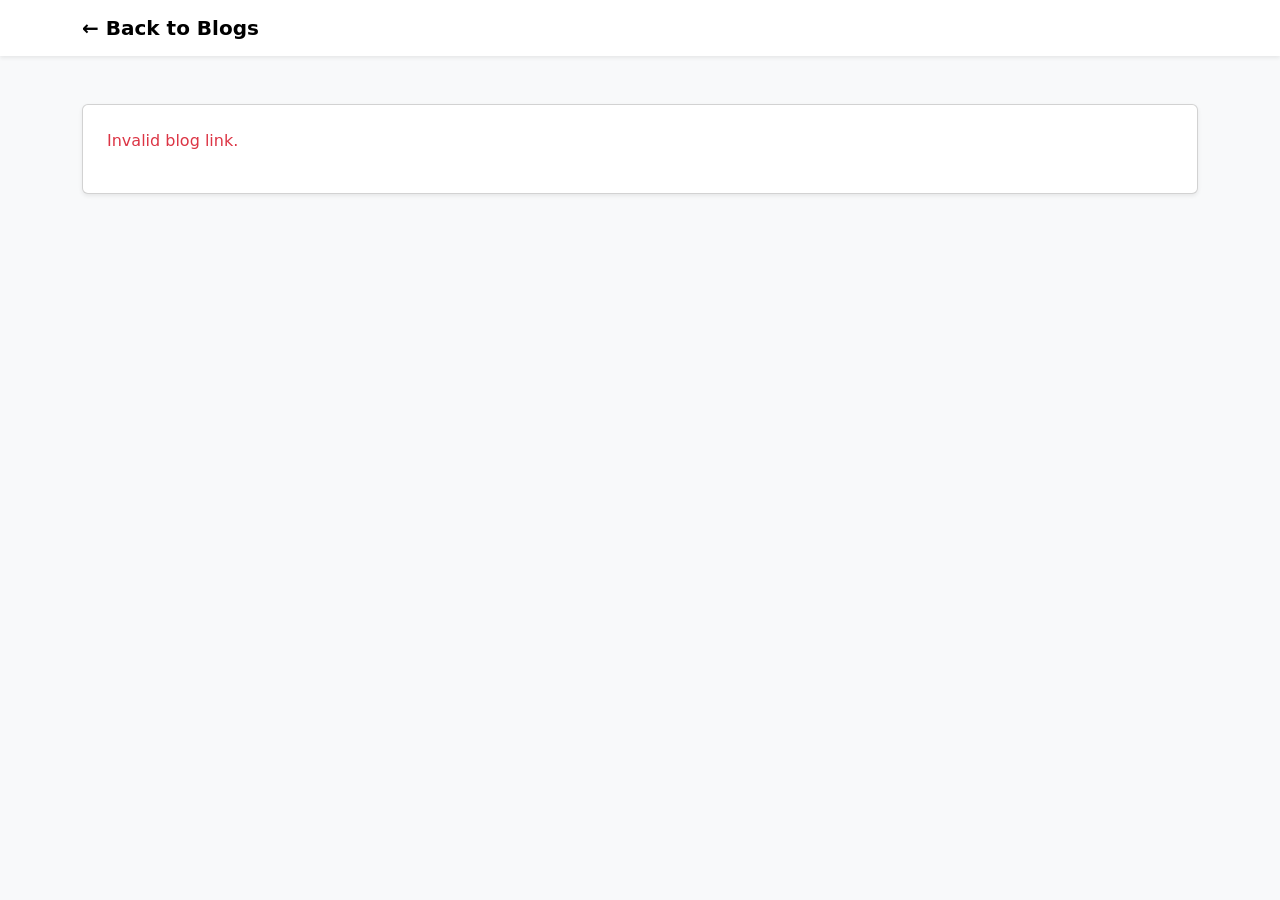
<file: services/blog-detail.html>
<!DOCTYPE html>
<html lang="en">
<head>
  <meta charset="UTF-8">
  <title>Blog Detail | WholeLeads</title>
  <meta name="viewport" content="width=device-width, initial-scale=1.0">

  <link href="https://cdn.jsdelivr.net/npm/bootstrap@5.3.2/dist/css/bootstrap.min.css" rel="stylesheet">
  <link rel="stylesheet" href="blog-detail.css">
</head>

<body class="bg-light">

<nav class="navbar navbar-light bg-white shadow-sm">
  <div class="container">
    <a href="blogs.html" class="navbar-brand fw-bold">← Back to Blogs</a>
  </div>
</nav>

<div class="container py-5">
  <div id="blogWrapper" class="blog-wrapper card shadow-sm p-4 bg-white">
    <p class="text-center">Loading...</p>
  </div>
</div>

<script src="blog-detail.js"></script>

</body>
</html>
</file>
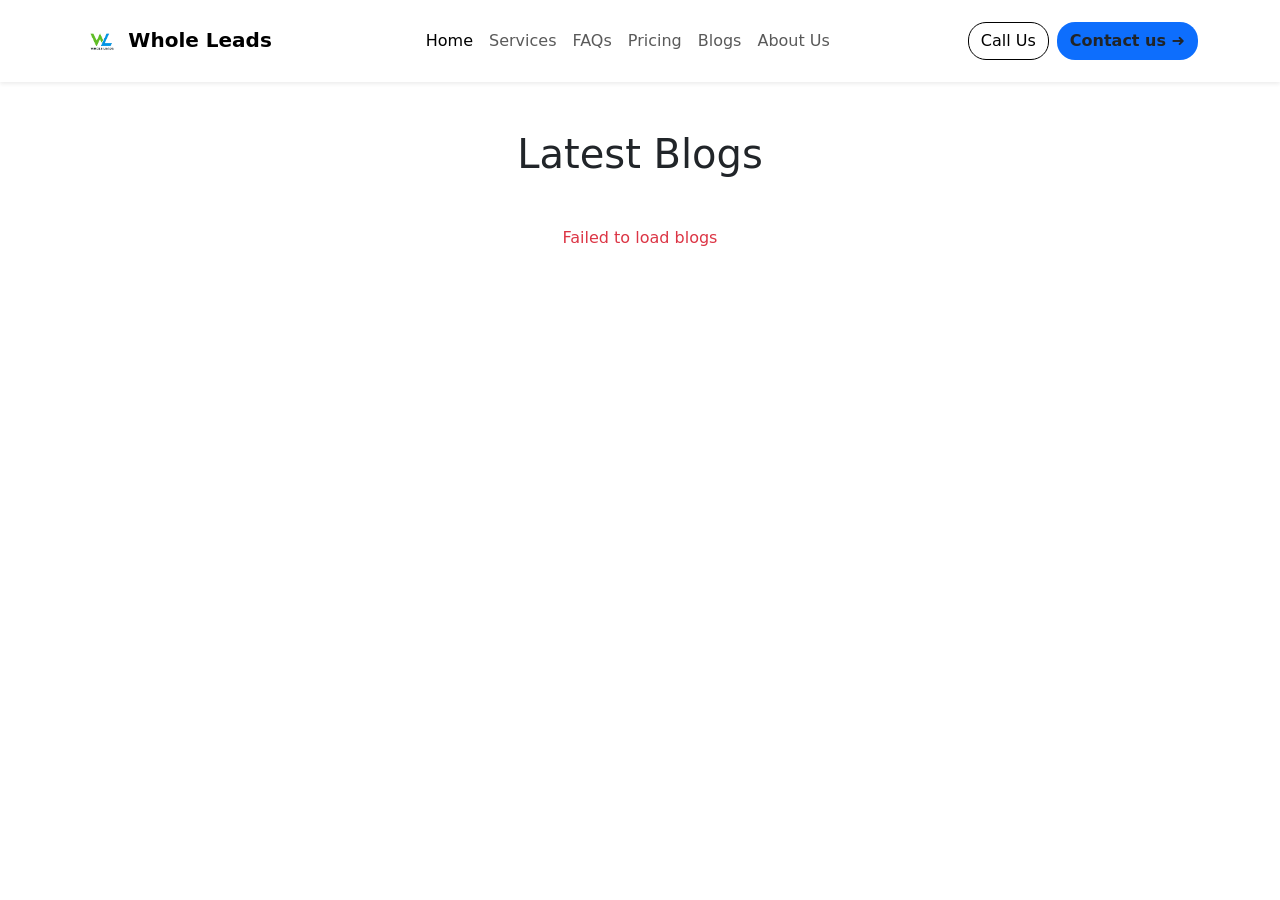
<file: services/blogs.html>
<!DOCTYPE html>
<html lang="en">
<head>
<meta charset="UTF-8" />
<title>Blogs | WholeLeads</title>
<meta name="viewport" content="width=device-width, initial-scale=1.0" />
<link href="https://cdn.jsdelivr.net/npm/bootstrap@5.3.2/dist/css/bootstrap.min.css" rel="stylesheet">
<style>
   .blog-content img{
  max-width: 100%;
  height: auto;
  border-radius: 6px;
}
.card{
  overflow: hidden;
</style>
</head>
<body>
   <!--START A HEADER SECTION-->
    <div class="header-wholelead">
        <div class="main-sec-nav">
            <nav class="navbar navbar-expand-lg navbar-light bg-white shadow-sm py-3">
                <div class="container">
                    <a class="navbar-brand" href="/index.html">
    <img src="/MAINLOGO/Whole-leads-main-logo.png" alt="HOME LOGO" height="40" width="40">
    <span class="fw-bold">Whole Leads</span>
                    </a>
                    <button class="navbar-toggler" type="button" data-bs-toggle="collapse" data-bs-target="#navbarNav"
                        aria-controls="navbarNav" aria-expandedl="false" aria-label="Toggle navigation">
                        <span class="navbar-toggler-icon"></span>
                    </button>

                    <div class="collapse navbar-collapse" id="navbarNav">
                       <ul class="navbar-nav mx-auto mb-2 mb-lg-0">
  <li class="nav-item"><a class="nav-link active" href="/index.html">Home</a></li>

  <li class="nav-item">
    <a class="nav-link" href="/services/Main-services-page.html">Services</a>
  </li>

  <li class="nav-item"><a class="nav-link" href="#faq-section">FAQs</a></li>
  <li class="nav-item"><a class="nav-link" href="#Price-sec-1">Pricing</a></li>

  <li class="nav-item">
    <a class="nav-link" href="/services/blogs.html">Blogs</a>
  </li>

  <li class="nav-item">
    <a class="nav-link" href="/services/aboutus.html">About Us</a>
  </li>
</ul>


                        <div class="d-flex">
                            <a href="#" id="callUs" class="btn btn-link nav-cta me-2"
                                style="text-decoration: none; color: black; border: 1px solid black; border-radius: 18px; margin-right: 10px;">
                                Call Us <i class="fa-solid fa-phone"></i>
                            </a>
                        </div>


                        <a href="Contact-Form/contact-form.html" class="btn bg-primary fw-semibold"
                            style="border-radius: 18px;">Contact us
                            ➜</a>
                    </div>
                </div>
        </div>
        </nav>
    </div>
    </div>
<div class="container py-5">
  <h1 class="text-center mb-5">Latest Blogs</h1>

  <div class="row" id="blogsContainer"></div>
</div>

<script>
const BASE_URL = "https://leads-backend-2piw.onrender.com/api";

async function loadBlogs() {
  const container = document.getElementById("blogsContainer");
  container.innerHTML = "<p class='text-center'>Loading...</p>";

  try {
    const res = await fetch(`${BASE_URL}/blogs`);
    const data = await res.json();

    const blogs = (data.data || []).filter(b => b.isPublished);

    if (!blogs.length) {
      container.innerHTML = "<p class='text-center'>No blogs found</p>";
      return;
    }

    container.innerHTML = blogs.map(b => `
      <div class="col-md-4 mb-4">
        <div class="card h-100 shadow-sm p-3">

          <h5>${b.title}</h5>

          <div class="blog-content mt-2">
            ${b.content}
          </div>

          <a href="blog-detail.html?id=${b._id}" class="btn btn-primary btn-sm mt-3">
            Read More
          </a>

        </div>
      </div>
    `).join("");

  } catch (err) {
    console.error(err);
    container.innerHTML =
      "<p class='text-danger text-center'>Failed to load blogs</p>";
  }
}

loadBlogs();
</script>

</body>
</html>
</file>
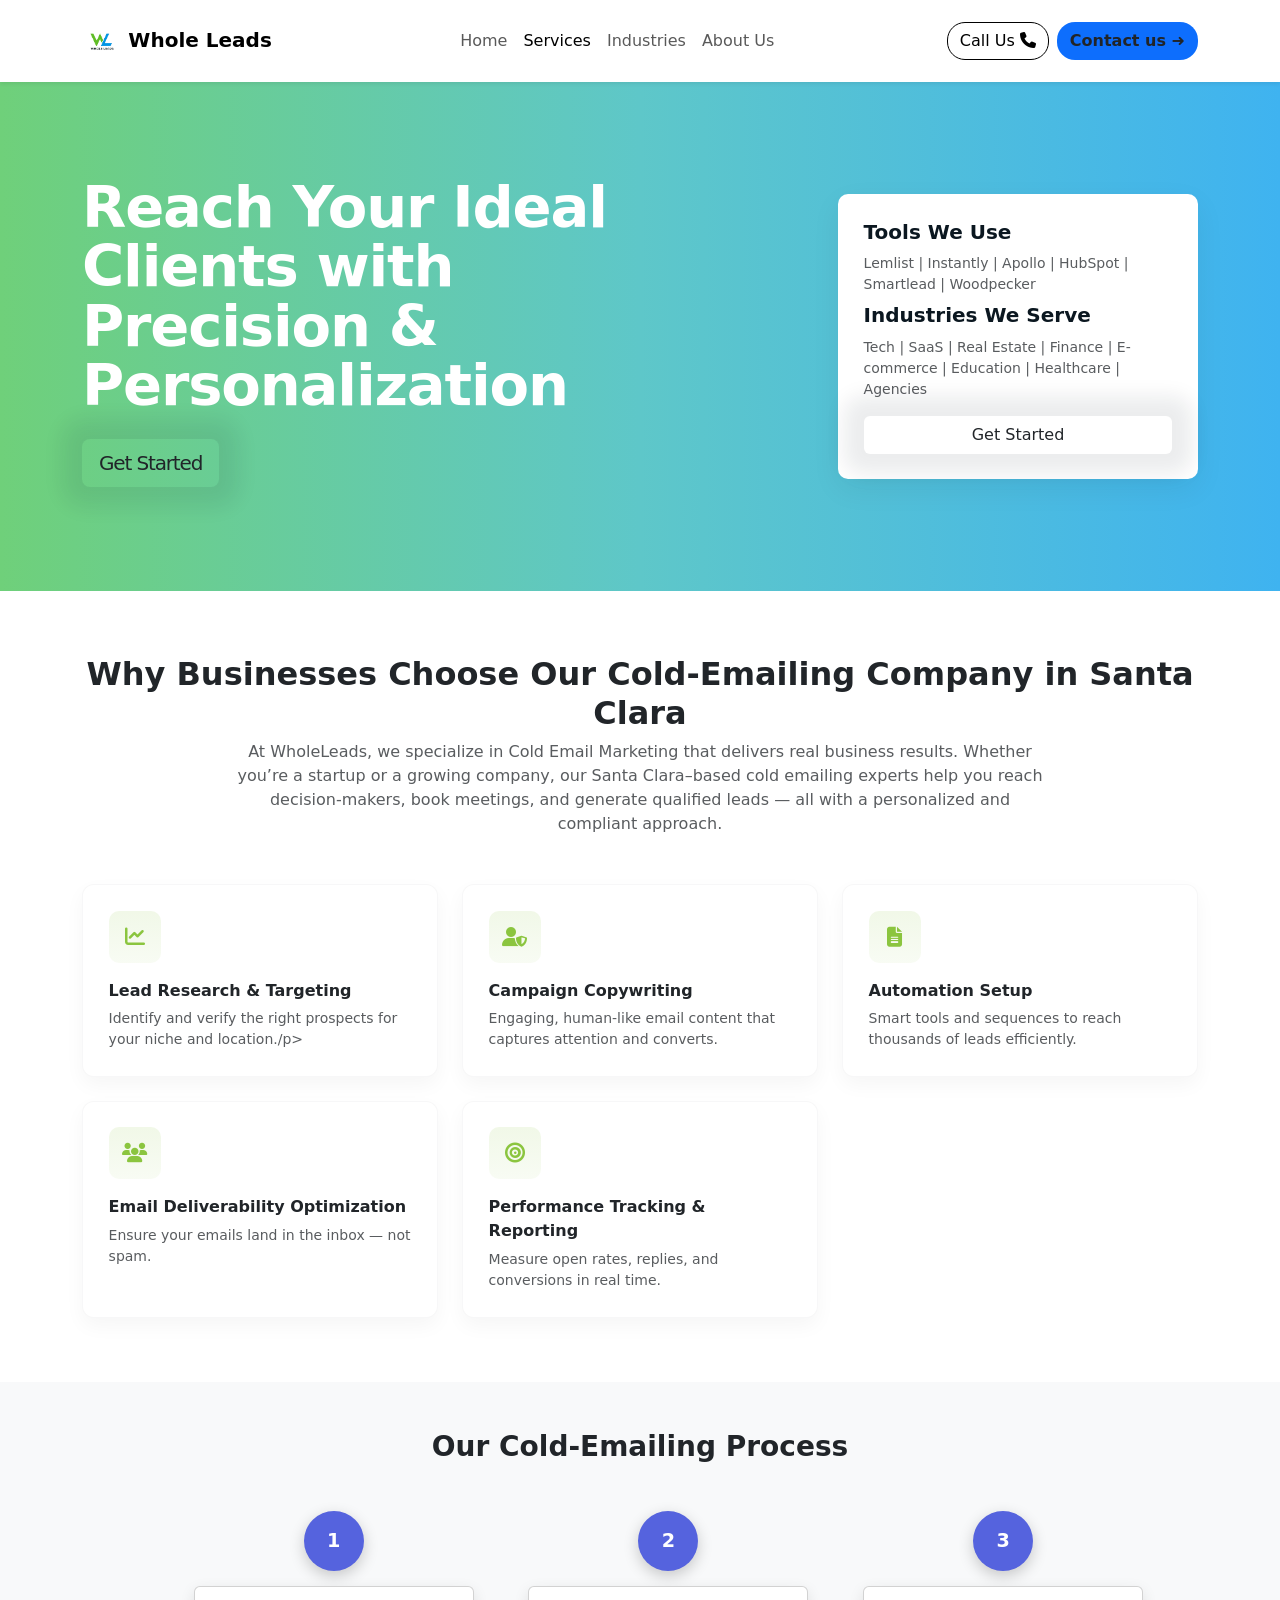
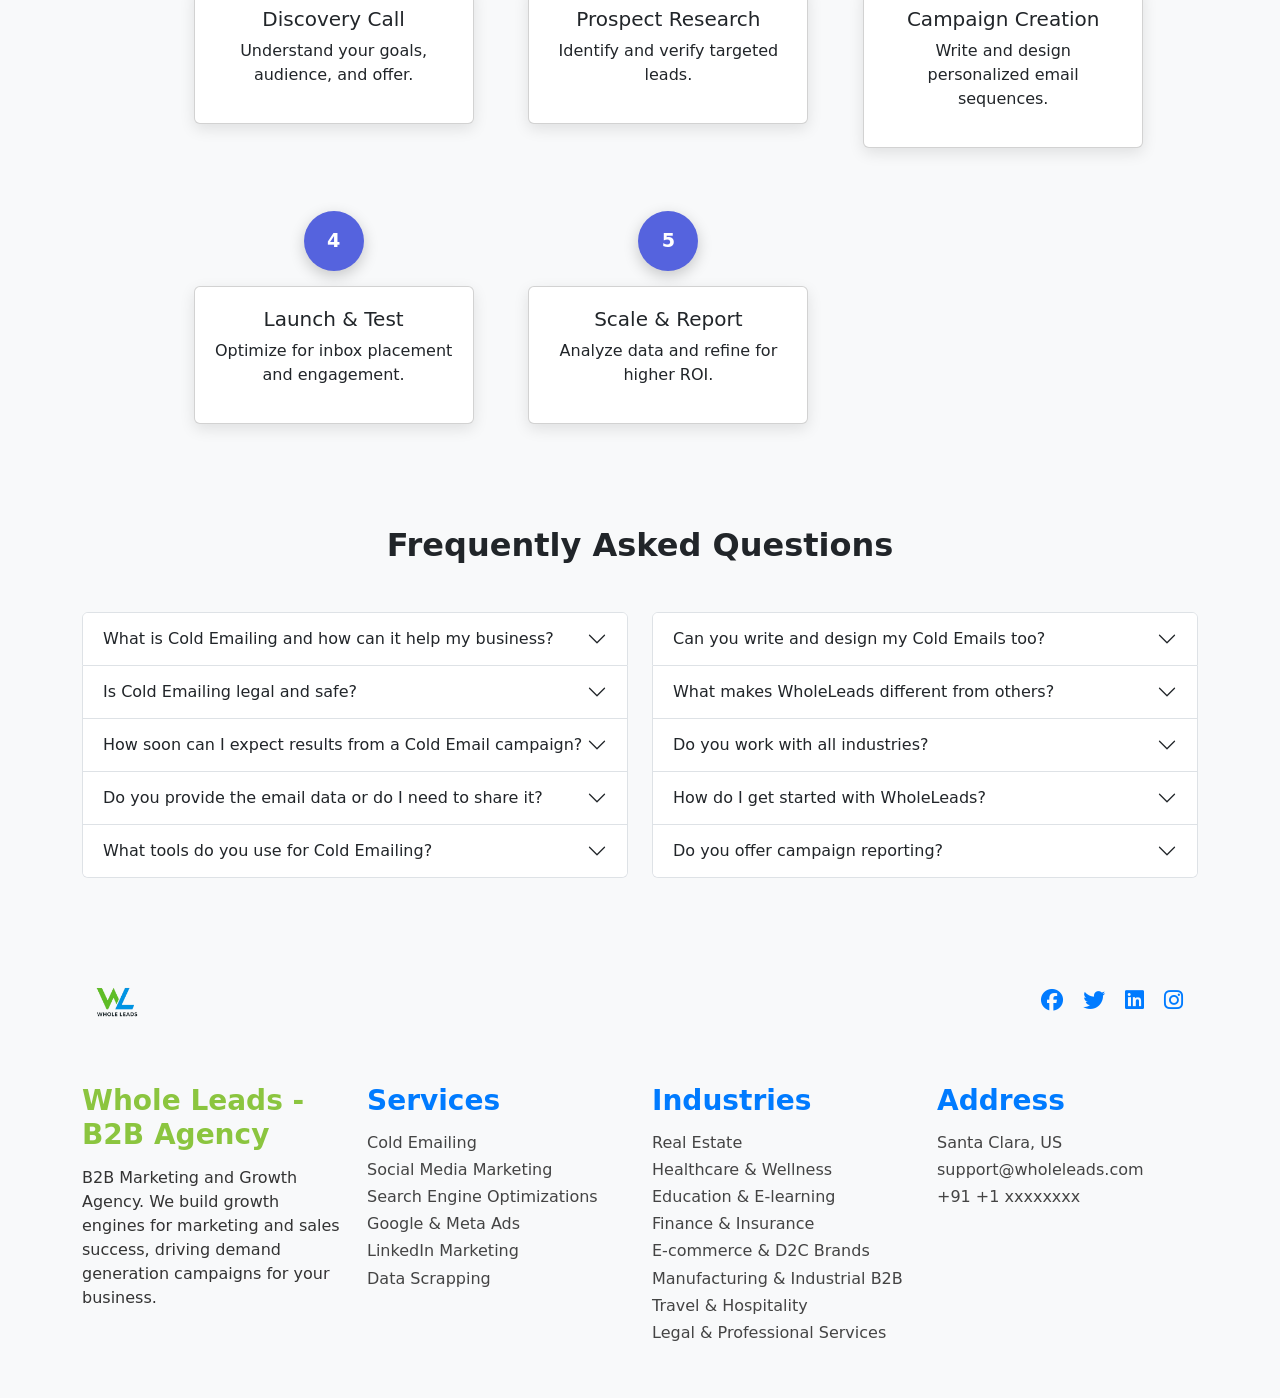
<file: services/cold-emailing.html>
<!doctype html>
<html lang="en">

<head>
  <meta charset="utf-8" />
  <meta name="viewport" content="width=device-width,initial-scale=1" />
  <title>#1 SEO Agency in Santa Clara — Santa Clara SEO</title>
  <link href="Seo.css" rel="stylesheet">
  <link href="https://cdn.jsdelivr.net/npm/bootstrap@5.3.2/dist/css/bootstrap.min.css" rel="stylesheet">
  <link href="https://cdnjs.cloudflare.com/ajax/libs/font-awesome/6.5.0/css/all.min.css" rel="stylesheet">
  <link rel="icon" type="image/x-icon" href="/MAINLOGO/Whole-leads-main-logo.png">
</head>

<body>

  <!--START A HEADER SECTION-->
  <div class="header-wholelead">
    <div class="main-sec-nav">
      <nav class="navbar navbar-expand-lg navbar-light bg-white shadow-sm py-3">
        <div class="container">
          <a class="navbar-brand" href="wholeleads.com">
            <img src="/MAINLOGO/Whole-leads-main-logo.png" alt="HOME LOGO" height="40" width="40">
            <span class="fw-bold">Whole Leads</span>
          </a>

          <button class="navbar-toggler" type="button" data-bs-toggle="collapse" data-bs-target="#navbarNav"
            aria-controls="navbarNav" aria-expandedl="false" aria-label="Toggle navigation">
            <span class="navbar-toggler-icon"></span>
          </button>

          <div class="collapse navbar-collapse" id="navbarNav">
            <ul class="navbar-nav mx-auto mb-2 mb-lg-0">
              <li class="nav-item"><a class="nav-link" href="../index.html">Home</a></li>
              <li class="nav-item"><a class="nav-link active" href="main-services-page.html">Services</a></li>
              <li class="nav-item"><a class="nav-link" href="#">Industries</a></li>
              <li class="nav-item"><a class="nav-link" href="/services/aboutus.html">About Us</a></li>
            </ul>


            <div class="d-flex">
              <a href="#" id="callUs" class="btn btn-link nav-cta me-2"
                style="text-decoration: none; color: black; border: 1px solid black; border-radius: 18px; margin-right: 10px;">
                Call Us <i class="fa-solid fa-phone"></i>
              </a>
              <a href="/Contact-Form/contact-form.html" class="btn bg-primary fw-semibold"
                style="border-radius: 18px;">Contact us
                ➜</a>
            </div>
          </div>
        </div>
      </nav>
    </div>
  </div>


  <header class="hero">
    <div class="container">
      <div class="row align-items-center">

        <div class="col-lg-7 hero-col-left">
          <h1 class="headline">Reach Your Ideal Clients with Precision & Personalization</p>

            <div class="mt-4 d-flex flex-wrap gap-2">
              <a class="btn btn-cta-green btn-lg" href="/Contact-Form/contact-form.html">Get Started</a>
            </div>
        </div>


        <div class="col-lg-5 d-flex justify-content-lg-end mt-4 mt-lg-0">
          <div class="audit-card">
            <h5>Tools We Use</h5>
            <p class="small text-muted mb-2">Lemlist | Instantly | Apollo | HubSpot | Smartlead | Woodpecker</p>

            <h5>Industries We Serve</h5>
            <p class="small text-muted mb-2">Tech | SaaS | Real Estate | Finance | E-commerce | Education | Healthcare |
              Agencies</p>

            <a class="btn btn-cta-green w-100 mt-2" href="/Contact-Form/contact-form.html">Get Started</a>
          </div>
        </div>

      </div>
    </div>
  </header>


  <section id="services" class="features">
    <div class="container">
      <div class="text-center mb-5">
        <h2 class="fw-bold" style="font-size:2rem">Why Businesses Choose Our Cold-Emailing Company in Santa Clara</h2>
        <p class="text-muted mx-auto" style="max-width:820px">At WholeLeads, we specialize in Cold Email Marketing that
          delivers real business results.
          Whether you’re a startup or a growing company, our Santa Clara–based cold emailing experts help you reach
          decision-makers, book meetings, and generate qualified leads — all with a personalized and compliant approach.
        </p>
      </div>

      <div class="row g-4">
        <div class="col-md-4">
          <div class="feature-card">
            <div class="feature-icon"><i class="fa-solid fa-chart-line"></i></div>
            <div class="feature-title">Lead Research & Targeting</div>
            <p class="text-muted small mb-0">Identify and verify the right prospects for your niche and location./p>
          </div>
        </div>

        <div class="col-md-4">
          <div class="feature-card">
            <div class="feature-icon"><i class="fa-solid fa-user-shield"></i></div>
            <div class="feature-title">Campaign Copywriting</div>
            <p class="text-muted small mb-0">Engaging, human-like email content that captures attention and converts.
            </p>
          </div>
        </div>

        <div class="col-md-4">
          <div class="feature-card">
            <div class="feature-icon"><i class="fa-solid fa-file-lines"></i></div>
            <div class="feature-title">Automation Setup</div>
            <p class="text-muted small mb-0">Smart tools and sequences to reach thousands of leads efficiently.</p>
          </div>
        </div>

        <div class="col-md-4">
          <div class="feature-card">
            <div class="feature-icon"><i class="fa-solid fa-users"></i></div>
            <div class="feature-title">Email Deliverability Optimization</div>
            <p class="text-muted small mb-0">Ensure your emails land in the inbox — not spam.</p>
          </div>
        </div>

        <div class="col-md-4">
          <div class="feature-card">
            <div class="feature-icon"><i class="fa-solid fa-bullseye"></i></div>
            <div class="feature-title">Performance Tracking & Reporting</div>
            <p class="text-muted small mb-0">Measure open rates, replies, and conversions in real time.</p>
          </div>
        </div>


      </div>
    </div>
  </section>

  <section id="process" class="py-5 bg-light">
    <div class="container position-relative" style="min-height: 600px;">
      <h3 class="text-center fw-bold mb-5">Our Cold-Emailing Process</h3>

      <div class="process-flow position-relative">

        <div class="step step-1">
          <div class="circle">1</div>
          <div class="card">
            <h5>Discovery Call</h5>
            <p>Understand your goals, audience, and offer.</p>
          </div>
        </div>

        <div class="step step-2">
          <div class="circle">2</div>
          <div class="card">
            <h5>Prospect Research</h5>
            <p>Identify and verify targeted leads.</p>
          </div>
        </div>

        <div class="step step-3">
          <div class="circle">3</div>
          <div class="card">
            <h5>Campaign Creation</h5>
            <p>Write and design personalized email sequences.</p>
          </div>
        </div>

        <div class="step step-4">
          <div class="circle">4</div>
          <div class="card">
            <h5>Launch & Test</h5>
            <p>Optimize for inbox placement and engagement.</p>
          </div>
        </div>

        <div class="step step-5">
          <div class="circle">5</div>
          <div class="card">
            <h5>Scale & Report</h5>
            <p>Analyze data and refine for higher ROI.</p>
          </div>
        </div>

      </div>
    </div>
  </section>


  <section id="faq-section" class="py-5 bg-light">
    <div class="container">
      <h2 class="fw-bold text-center mb-5">Frequently Asked Questions</h2>
      <div class="row g-4">

        <div class="col-lg-6">
          <div class="accordion" id="faqLeft">

            <div class="accordion-item">
              <h2 class="accordion-header" id="left1">
                <button class="accordion-button collapsed" type="button" data-bs-toggle="collapse" data-bs-target="#l1">
                  What is Cold Emailing and how can it help my business?
                </button>
              </h2>
              <div id="l1" class="accordion-collapse collapse" data-bs-parent="#faqLeft">
                <div class="accordion-body">
                  Cold emailing helps you connect with potential clients who haven’t heard about your brand yet.
                  It’s one of the most effective ways to book meetings, generate leads, and grow your sales pipeline.
                </div>
              </div>
            </div>

            <div class="accordion-item">
              <h2 class="accordion-header" id="left2">
                <button class="accordion-button collapsed" type="button" data-bs-toggle="collapse" data-bs-target="#l2">
                  Is Cold Emailing legal and safe?
                </button>
              </h2>
              <div id="l2" class="accordion-collapse collapse" data-bs-parent="#faqLeft">
                <div class="accordion-body">
                  Yes — our campaigns fully comply with CAN-SPAM and GDPR laws.
                  Every email includes opt-out options and sender transparency for trust and safety.
                </div>
              </div>
            </div>

            <div class="accordion-item">
              <h2 class="accordion-header" id="left3">
                <button class="accordion-button collapsed" type="button" data-bs-toggle="collapse" data-bs-target="#l3">
                  How soon can I expect results from a Cold Email campaign?
                </button>
              </h2>
              <div id="l3" class="accordion-collapse collapse" data-bs-parent="#faqLeft">
                <div class="accordion-body">
                  Most clients begin to see replies and booked calls within 1–2 weeks after launching their campaign.
                  We continuously optimize performance for better open and reply rates.
                </div>
              </div>
            </div>

            <div class="accordion-item">
              <h2 class="accordion-header" id="left4">
                <button class="accordion-button collapsed" type="button" data-bs-toggle="collapse" data-bs-target="#l4">
                  Do you provide the email data or do I need to share it?
                </button>
              </h2>
              <div id="l4" class="accordion-collapse collapse" data-bs-parent="#faqLeft">
                <div class="accordion-body">
                  You don’t need to worry about data. We handle complete lead research and verification
                  based on your target audience, niche, and location.
                </div>
              </div>
            </div>

            <div class="accordion-item">
              <h2 class="accordion-header" id="left5">
                <button class="accordion-button collapsed" type="button" data-bs-toggle="collapse" data-bs-target="#l5">
                  What tools do you use for Cold Emailing?
                </button>
              </h2>
              <div id="l5" class="accordion-collapse collapse" data-bs-parent="#faqLeft">
                <div class="accordion-body">
                  We use reliable email automation tools like Lemlist, Instantly, and Apollo to manage, personalize,
                  and scale your campaigns effectively.
                </div>
              </div>
            </div>

          </div>
        </div>

        <div class="col-lg-6">
          <div class="accordion" id="faqRight">

            <div class="accordion-item">
              <h2 class="accordion-header" id="right1">
                <button class="accordion-button collapsed" type="button" data-bs-toggle="collapse" data-bs-target="#r1">
                  Can you write and design my Cold Emails too?
                </button>
              </h2>
              <div id="r1" class="accordion-collapse collapse" data-bs-parent="#faqRight">
                <div class="accordion-body">
                  Absolutely! Our copywriters craft human-like, high-converting emails,
                  and our designers make sure your templates look professional and on-brand.
                </div>
              </div>
            </div>

            <div class="accordion-item">
              <h2 class="accordion-header" id="right2">
                <button class="accordion-button collapsed" type="button" data-bs-toggle="collapse" data-bs-target="#r2">
                  What makes WholeLeads different from others?
                </button>
              </h2>
              <div id="r2" class="accordion-collapse collapse" data-bs-parent="#faqRight">
                <div class="accordion-body">
                  We create fully custom campaigns for each client.
                  With a Santa Clara-based team, we deliver faster results and local market expertise.
                </div>
              </div>
            </div>

            <div class="accordion-item">
              <h2 class="accordion-header" id="right3">
                <button class="accordion-button collapsed" type="button" data-bs-toggle="collapse" data-bs-target="#r3">
                  Do you work with all industries?
                </button>
              </h2>
              <div id="r3" class="accordion-collapse collapse" data-bs-parent="#faqRight">
                <div class="accordion-body">
                  Yes — we serve all industries including Tech, SaaS, Real Estate, Finance,
                  E-Commerce, Healthcare, Education, and Agencies.
                </div>
              </div>
            </div>

            <div class="accordion-item">
              <h2 class="accordion-header" id="right4">
                <button class="accordion-button collapsed" type="button" data-bs-toggle="collapse" data-bs-target="#r4">
                  How do I get started with WholeLeads?
                </button>
              </h2>
              <div id="r4" class="accordion-collapse collapse" data-bs-parent="#faqRight">
                <div class="accordion-body">
                  Simply click “Get Your Free Cold Email Audit” or contact us at info@wholeleads.com.
                  Our team will reach out for a quick discovery call.
                </div>
              </div>
            </div>

            <div class="accordion-item">
              <h2 class="accordion-header" id="right5">
                <button class="accordion-button collapsed" type="button" data-bs-toggle="collapse" data-bs-target="#r5">
                  Do you offer campaign reporting?
                </button>
              </h2>
              <div id="r5" class="accordion-collapse collapse" data-bs-parent="#faqRight">
                <div class="accordion-body">
                  Yes, we share real-time reports tracking open rates, replies, conversions, and ROI,
                  so you always know how your campaigns perform.
                </div>
              </div>
            </div>

          </div>
        </div>

      </div>
    </div>
  </section>


  <!-- START FOOTER -->
  <div class="fotter-wholeleads">
    <div class="fotter-sec-1">
      <div class="container">
        <div class="row align-items-center">
          <div class="col-md-3">
            <img src="images-services/Whole-leads-main-logo.png">
          </div>
          <div class="col-md-5"></div>
          <div class="col-md-4 text-md-end text-center">
            <div class="social-icon">
              <a href="#" alt="Facebook"><i class="fa-brands fa-facebook"></i></a>
              <a href="https://x.com/Whole_Leads" alt="Twitter"><i class="fa-brands fa-twitter"></i></a>
              <a href="https://www.linkedin.com/in/whole-leads-a95514388" alt="Linkedin"><i
                  class="fa-brands fa-linkedin"></i></a>
              <a href="https://www.instagram.com/whole_leads/" alt="Instagram"><i
                  class="fa-brands fa-instagram"></i></a>
            </div>
          </div>
        </div>
      </div>
    </div>

    <div class="fotter-sec-2 py-5">
      <div class="container">
        <div class="row">
          <div class="col-md-3">
            <h3 style="color: #8BC53F;">Whole Leads - B2B Agency</h3>
            <p>B2B Marketing and Growth Agency. We build growth engines for marketing and sales success, driving demand
              generation campaigns for your business.</p>
          </div>
          <div class="col-md-3">
            <h3>Services</h3>
            <h6><a href="/services/cold-emailing.html">Cold Emailing</a></h6>
            <h6><a href="/services/Social-Media-Marketing.html">Social Media Marketing</a></h6>
            <h6><a href="/services/Seo.html">Search Engine Optimizations</a></h6>
            <h6><a href="/services/Goggle-&-meta-ads.html">Google & Meta Ads</a></h6>
            <h6><a href="/services/Linkedin-marketing.html">LinkedIn Marketing</a></h6>
            <h6><a href="/services/Data-scrapping.html">Data Scrapping</a></h6>
          </div>
          <div class="col-md-3">
            <h3>Industries</h3>
            <h6><a href="#">Real Estate</a></h6>
            <h6><a href="#">Healthcare & Wellness</a></h6>
            <h6><a href="#">Education & E-learning</a></h6>
            <h6><a href="#">Finance & Insurance</a></h6>
            <h6><a href="#">E-commerce & D2C Brands</a></h6>
            <h6><a href="#">Manufacturing & Industrial B2B</a></h6>
            <h6><a href="#">Travel & Hospitality</a></h6>
            <h6><a href="#">Legal & Professional Services</a></h6>
          </div>
          <div class="col-md-3">
            <h3>Address</h3>
            <h6><a href="#">Santa Clara, US</a></h6>
            <h6><a href="#">support@wholeleads.com</a></h6>
            <h6><a href="#">+91 +1 xxxxxxxx</a></h6>
          </div>
        </div>
      </div>
    </div>
  </div>
  <script>
    document.getElementById('callUs').addEventListener('click', function (e) {
      e.preventDefault();
      var phoneNumber = "+919999999999";

      var isMobile = /Android|iPhone|iPad|iPod|Opera Mini|IEMobile|Mobile/i.test(navigator.userAgent);

      if (isMobile) {
        window.location.href = "tel:" + phoneNumber;
      } else {

        alert("Call us at: " + phoneNumber);
      }
    });
  </script>
  <!-- Bootstrap JS -->
  <script src="https://cdn.jsdelivr.net/npm/bootstrap@5.3.2/dist/js/bootstrap.bundle.min.js"></script>
  <script>document.getElementById('yr').innerText = new Date().getFullYear();</script>
</body>

</html>
</file>
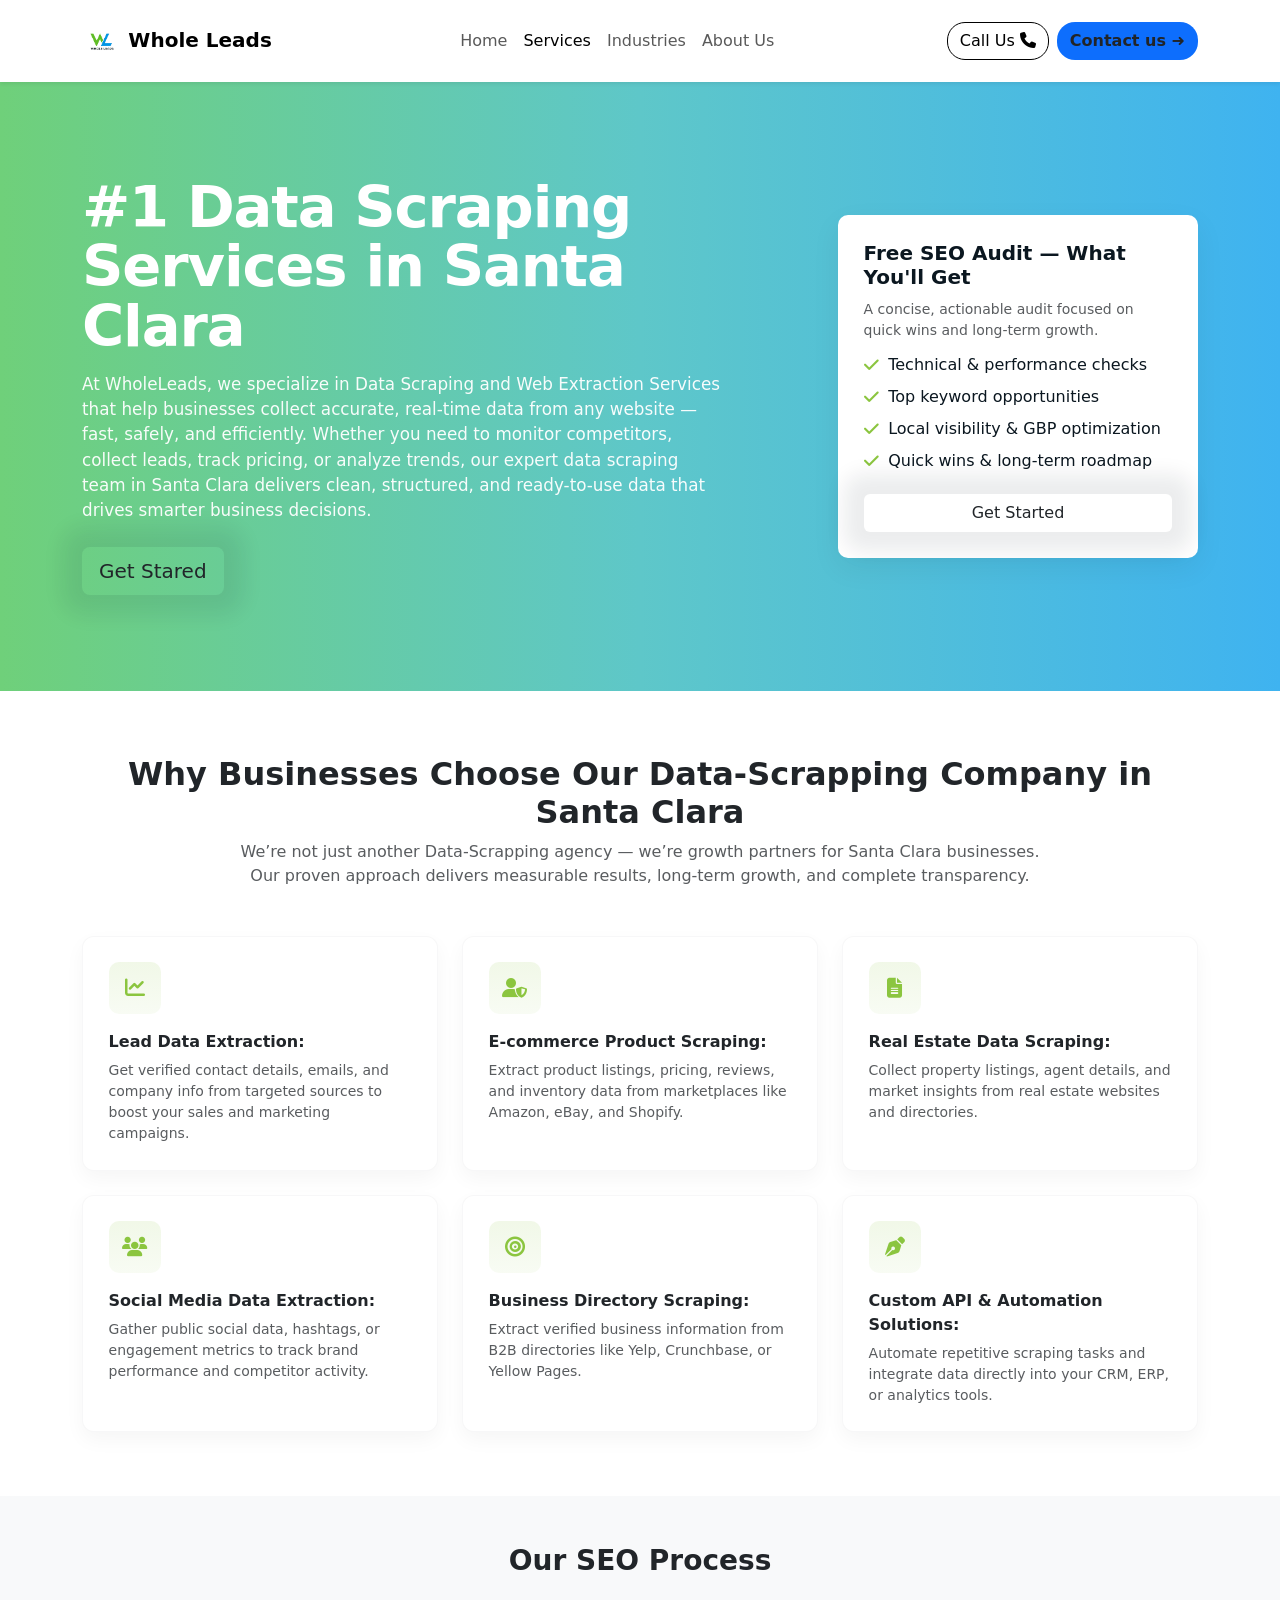
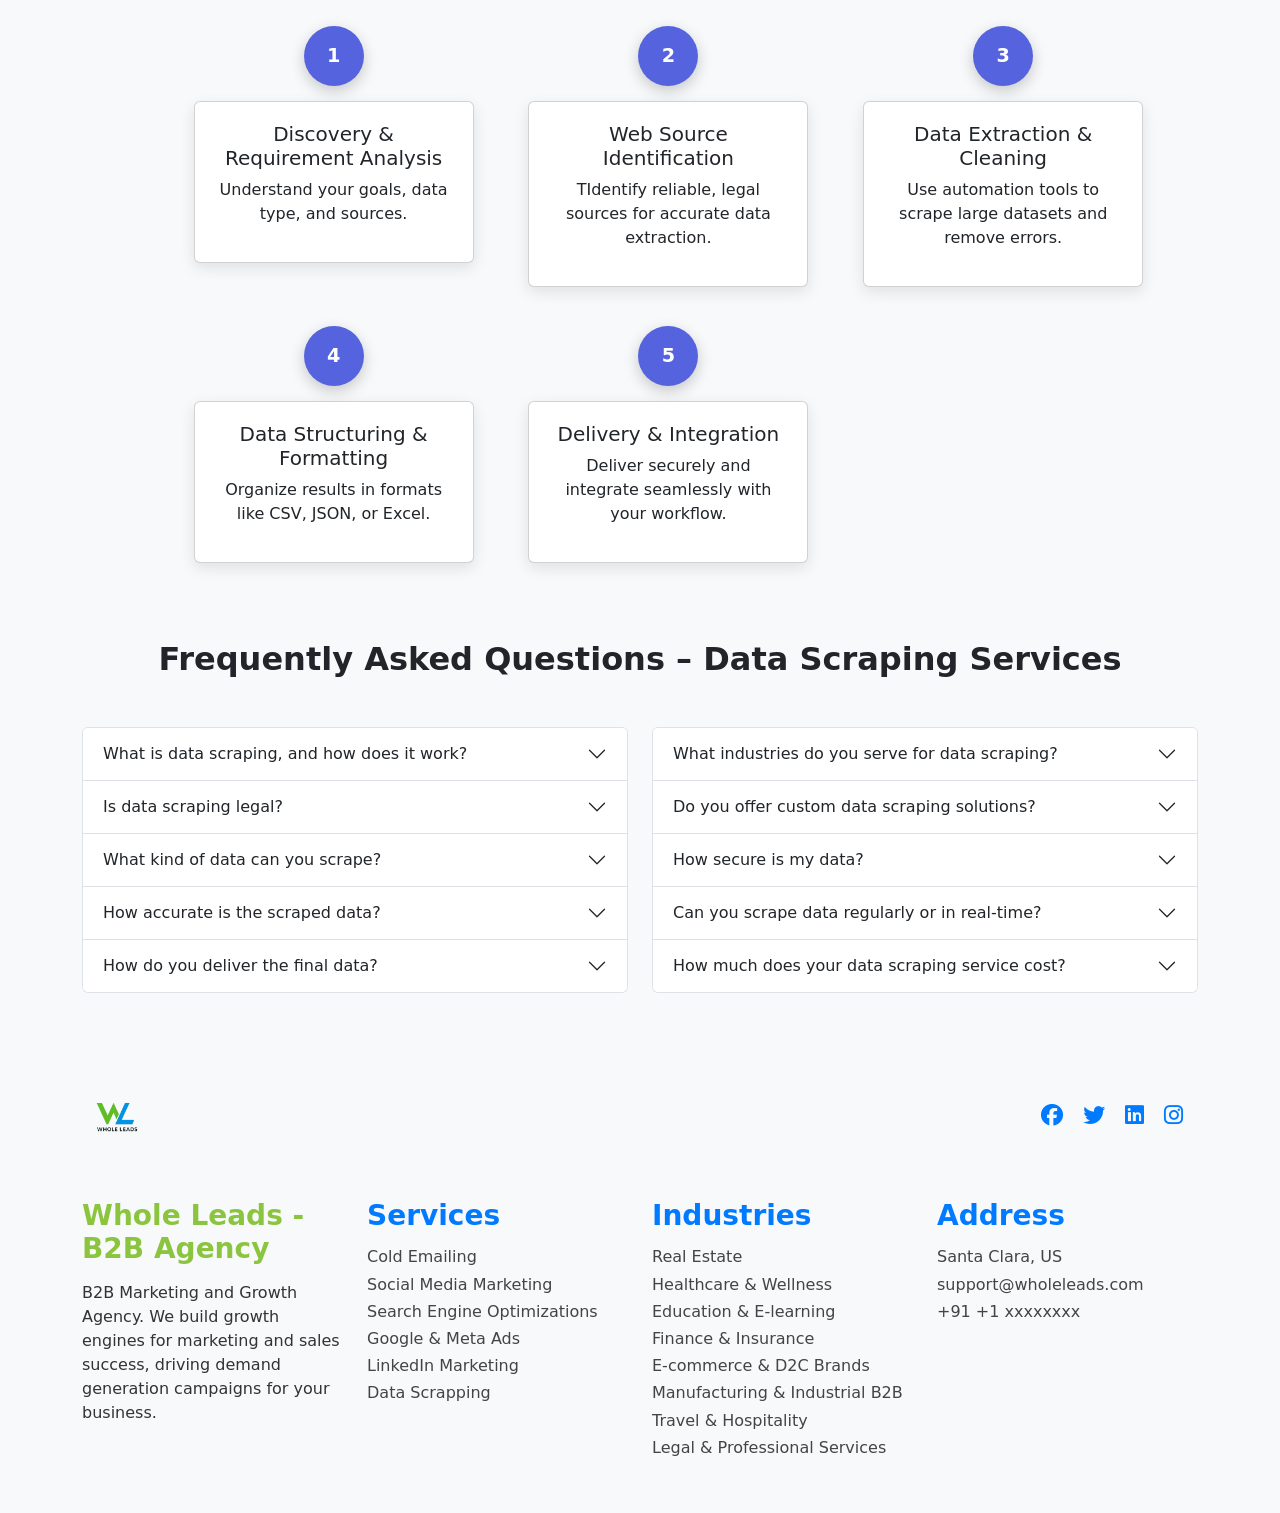
<file: services/Data-scrapping.html>
<!doctype html>
<html lang="en">

<head>
  <meta charset="utf-8" />
  <meta name="viewport" content="width=device-width,initial-scale=1" />
  <title>#1 SEO Agency in Santa Clara — Santa Clara SEO</title>
  <link href="Data-scrapping.css" rel="stylesheet">
  <link href="https://cdn.jsdelivr.net/npm/bootstrap@5.3.2/dist/css/bootstrap.min.css" rel="stylesheet">
  <link href="https://cdnjs.cloudflare.com/ajax/libs/font-awesome/6.5.0/css/all.min.css" rel="stylesheet">
  <link rel="icon" type="image/x-icon" href="/MAINLOGO/Whole-leads-main-logo.png">
</head>

<body>

  <!--START A HEADER SECTION-->
  <div class="header-wholelead">
    <div class="main-sec-nav">
      <nav class="navbar navbar-expand-lg navbar-light bg-white shadow-sm py-3">
        <div class="container">
          <a class="navbar-brand" href="wholeleads.com">
            <img src="/MAINLOGO/Whole-leads-main-logo.png" alt="HOME LOGO" height="40" width="40">
            <span class="fw-bold">Whole Leads</span>
          </a>

          <button class="navbar-toggler" type="button" data-bs-toggle="collapse" data-bs-target="#navbarNav"
            aria-controls="navbarNav" aria-expandedl="false" aria-label="Toggle navigation">
            <span class="navbar-toggler-icon"></span>
          </button>

          <div class="collapse navbar-collapse" id="navbarNav">
            <ul class="navbar-nav mx-auto mb-2 mb-lg-0">
              <li class="nav-item"><a class="nav-link" href="../index.html">Home</a></li>
              <li class="nav-item"><a class="nav-link active" href="main-services-page.html">Services</a></li>
              <li class="nav-item"><a class="nav-link" href="#">Industries</a></li>
              <li class="nav-item"><a class="nav-link" href="/services/aboutus.html">About Us</a></li>
            </ul>


            <div class="d-flex">
              <a href="#" id="callUs" class="btn btn-link nav-cta me-2"
                style="text-decoration: none; color: black; border: 1px solid black; border-radius: 18px; margin-right: 10px;">
                Call Us <i class="fa-solid fa-phone"></i>
              </a>
              <a href="/Contact-Form/contact-form.html" class="btn bg-primary fw-semibold"
                style="border-radius: 18px;">Contact us
                ➜</a>
            </div>
          </div>
        </div>
      </nav>
    </div>
  </div>

  <header class="hero">
    <div class="container">
      <div class="row align-items-center">

        <div class="col-lg-7 hero-col-left">
          <h1 class="headline"> #1 Data Scraping Services in Santa Clara</h1>
          <p class="sub">At WholeLeads, we specialize in Data Scraping and Web Extraction Services that help businesses
            collect accurate, real-time data from any website — fast, safely, and efficiently.
            Whether you need to monitor competitors, collect leads, track pricing, or analyze trends, our expert data
            scraping team in Santa Clara delivers clean, structured, and ready-to-use data that drives smarter business
            decisions.</p>

          <div class="mt-4 d-flex flex-wrap gap-2">
            <a class="btn btn-cta-green btn-lg" href="/Contact-Form/contact-form.html">Get Stared</a>
          </div>
        </div>


        <div class="col-lg-5 d-flex justify-content-lg-end mt-4 mt-lg-0">
          <div class="audit-card">
            <h5>Free SEO Audit — What You'll Get</h5>
            <p class="small text-muted mb-2">A concise, actionable audit focused on quick wins and long-term growth.</p>
            <ul class="audit-list">
              <li><i class="fa-solid fa-check"></i> Technical & performance checks</li>
              <li><i class="fa-solid fa-check"></i> Top keyword opportunities</li>
              <li><i class="fa-solid fa-check"></i> Local visibility & GBP optimization</li>
              <li><i class="fa-solid fa-check"></i> Quick wins & long-term roadmap</li>
            </ul>
            <a class="btn btn-cta-green w-100 mt-2" href="/Contact-Form/contact-form.html">Get Started</a>
          </div>
        </div>
      </div>
    </div>
  </header>


  <section id="services" class="features">
    <div class="container">
      <div class="text-center mb-5">
        <h2 class="fw-bold" style="font-size:2rem">Why Businesses Choose Our Data-Scrapping Company in Santa Clara</h2>
        <p class="text-muted mx-auto" style="max-width:820px">We’re not just another Data-Scrapping agency — we’re
          growth partners
          for Santa Clara businesses. Our proven approach delivers measurable results, long-term growth, and complete
          transparency.</p>
      </div>

      <div class="row g-4">
        <div class="col-md-4">
          <div class="feature-card">
            <div class="feature-icon"><i class="fa-solid fa-chart-line"></i></div>
            <div class="feature-title">Lead Data Extraction:</div>
            <p class="text-muted small mb-0">Get verified contact details, emails, and company info from targeted
              sources to boost your sales and marketing campaigns.</p>
          </div>
        </div>

        <div class="col-md-4">
          <div class="feature-card">
            <div class="feature-icon"><i class="fa-solid fa-user-shield"></i></div>
            <div class="feature-title">E-commerce Product Scraping:</div>
            <p class="text-muted small mb-0">Extract product listings, pricing, reviews, and inventory data from
              marketplaces like Amazon, eBay, and Shopify.</p>
          </div>
        </div>

        <div class="col-md-4">
          <div class="feature-card">
            <div class="feature-icon"><i class="fa-solid fa-file-lines"></i></div>
            <div class="feature-title">Real Estate Data Scraping:</div>
            <p class="text-muted small mb-0">Collect property listings, agent details, and market insights from real
              estate websites and directories.</p>
          </div>
        </div>

        <div class="col-md-4">
          <div class="feature-card">
            <div class="feature-icon"><i class="fa-solid fa-users"></i></div>
            <div class="feature-title">Social Media Data Extraction:</div>
            <p class="text-muted small mb-0">Gather public social data, hashtags, or engagement metrics to track brand
              performance and competitor activity.</p>
          </div>
        </div>

        <div class="col-md-4">
          <div class="feature-card">
            <div class="feature-icon"><i class="fa-solid fa-bullseye"></i></div>
            <div class="feature-title">Business Directory Scraping:</div>
            <p class="text-muted small mb-0">Extract verified business information from B2B directories like Yelp,
              Crunchbase, or Yellow Pages.</p>
          </div>
        </div>

        <div class="col-md-4">
          <div class="feature-card">
            <div class="feature-icon"><i class="fa-solid fa-pen-nib"></i></div>
            <div class="feature-title">Custom API & Automation Solutions:</div>
            <p class="text-muted small mb-0">Automate repetitive scraping tasks and integrate data directly into your
              CRM, ERP, or analytics tools.</p>
          </div>
        </div>
      </div>
    </div>
  </section>


  <section id="process" class="py-5 bg-light">
    <div class="container position-relative" style="min-height: 600px;">
      <h3 class="text-center fw-bold mb-5">Our SEO Process</h3>

      <div class="process-flow position-relative">


        <div class="step step-1">
          <div class="circle">1</div>
          <div class="card">
            <h5>Discovery & Requirement Analysis</h5>
            <p>Understand your goals, data type, and sources.</p>
          </div>
        </div>

        <div class="step step-2">
          <div class="circle">2</div>
          <div class="card">
            <h5>Web Source Identification</h5>
            <p>TIdentify reliable, legal sources for accurate data extraction.</p>
          </div>
        </div>

        <div class="step step-3">
          <div class="circle">3</div>
          <div class="card">
            <h5>Data Extraction & Cleaning</h5>
            <p>Use automation tools to scrape large datasets and remove errors.</p>
          </div>
        </div>

        <div class="step step-4">
          <div class="circle">4</div>
          <div class="card">
            <h5>Data Structuring & Formatting</h5>
            <p>Organize results in formats like CSV, JSON, or Excel.</p>
          </div>
        </div>

        <div class="step step-5">
          <div class="circle">5</div>
          <div class="card">
            <h5>Delivery & Integration</h5>
            <p>Deliver securely and integrate seamlessly with your workflow.</p>
          </div>
        </div>

      </div>
    </div>
  </section>


  <section id="faq-section" class="py-5 bg-light">
    <div class="container">
      <h2 class="fw-bold text-center mb-5">Frequently Asked Questions – Data Scraping Services</h2>
      <div class="row g-4">


        <div class="col-lg-6">
          <div class="accordion" id="faqLeft">

            <div class="accordion-item">
              <h2 class="accordion-header" id="left1">
                <button class="accordion-button collapsed" type="button" data-bs-toggle="collapse" data-bs-target="#l1">
                  What is data scraping, and how does it work?
                </button>
              </h2>
              <div id="l1" class="accordion-collapse collapse" data-bs-parent="#faqLeft">
                <div class="accordion-body">
                  Data scraping is the process of extracting valuable information from websites and online sources
                  automatically. Our tools and scripts collect data, clean it, and deliver it in an organized format
                  like
                  Excel or CSV.
                </div>
              </div>
            </div>

            <div class="accordion-item">
              <h2 class="accordion-header" id="left2">
                <button class="accordion-button collapsed" type="button" data-bs-toggle="collapse" data-bs-target="#l2">
                  Is data scraping legal?
                </button>
              </h2>
              <div id="l2" class="accordion-collapse collapse" data-bs-parent="#faqLeft">
                <div class="accordion-body">
                  Yes — we follow ethical and legal scraping practices. We only collect publicly available data and
                  comply
                  with all applicable data protection laws.
                </div>
              </div>
            </div>

            <div class="accordion-item">
              <h2 class="accordion-header" id="left3">
                <button class="accordion-button collapsed" type="button" data-bs-toggle="collapse" data-bs-target="#l3">
                  What kind of data can you scrape?
                </button>
              </h2>
              <div id="l3" class="accordion-collapse collapse" data-bs-parent="#faqLeft">
                <div class="accordion-body">
                  We can scrape eCommerce product data, real estate listings, business directories, social media data,
                  job postings, pricing, reviews, and more — customized for your business needs.
                </div>
              </div>
            </div>

            <div class="accordion-item">
              <h2 class="accordion-header" id="left4">
                <button class="accordion-button collapsed" type="button" data-bs-toggle="collapse" data-bs-target="#l4">
                  How accurate is the scraped data?
                </button>
              </h2>
              <div id="l4" class="accordion-collapse collapse" data-bs-parent="#faqLeft">
                <div class="accordion-body">
                  Our advanced scraping tools and human verification ensure up to 99% accuracy. We also clean and
                  validate
                  data before delivering it.
                </div>
              </div>
            </div>

            <div class="accordion-item">
              <h2 class="accordion-header" id="left5">
                <button class="accordion-button collapsed" type="button" data-bs-toggle="collapse" data-bs-target="#l5">
                  How do you deliver the final data?
                </button>
              </h2>
              <div id="l5" class="accordion-collapse collapse" data-bs-parent="#faqLeft">
                <div class="accordion-body">
                  We deliver data in your preferred format — Excel, CSV, JSON, or via API integration — ready for
                  analysis or business use.
                </div>
              </div>
            </div>

          </div>
        </div>

        <div class="col-lg-6">
          <div class="accordion" id="faqRight">

            <div class="accordion-item">
              <h2 class="accordion-header" id="right1">
                <button class="accordion-button collapsed" type="button" data-bs-toggle="collapse" data-bs-target="#r1">
                  What industries do you serve for data scraping?
                </button>
              </h2>
              <div id="r1" class="accordion-collapse collapse" data-bs-parent="#faqRight">
                <div class="accordion-body">
                  We serve all industries — including eCommerce, healthcare, real estate, finance, marketing, SaaS, and
                  startups needing data-driven decisions.
                </div>
              </div>
            </div>

            <div class="accordion-item">
              <h2 class="accordion-header" id="right2">
                <button class="accordion-button collapsed" type="button" data-bs-toggle="collapse" data-bs-target="#r2">
                  Do you offer custom data scraping solutions?
                </button>
              </h2>
              <div id="r2" class="accordion-collapse collapse" data-bs-parent="#faqRight">
                <div class="accordion-body">
                  Absolutely! We build custom scraping scripts based on your data source, frequency, and output
                  requirements.
                </div>
              </div>
            </div>

            <div class="accordion-item">
              <h2 class="accordion-header" id="right3">
                <button class="accordion-button collapsed" type="button" data-bs-toggle="collapse" data-bs-target="#r3">
                  How secure is my data?
                </button>
              </h2>
              <div id="r3" class="accordion-collapse collapse" data-bs-parent="#faqRight">
                <div class="accordion-body">
                  We maintain high security standards — all scraped data is stored and delivered securely using
                  encrypted
                  systems.
                </div>
              </div>
            </div>

            <div class="accordion-item">
              <h2 class="accordion-header" id="right4">
                <button class="accordion-button collapsed" type="button" data-bs-toggle="collapse" data-bs-target="#r4">
                  Can you scrape data regularly or in real-time?
                </button>
              </h2>
              <div id="r4" class="accordion-collapse collapse" data-bs-parent="#faqRight">
                <div class="accordion-body">
                  Yes! We can schedule scraping daily, weekly, or in real-time using automation and API integration for
                  continuous data updates.
                </div>
              </div>
            </div>

            <div class="accordion-item">
              <h2 class="accordion-header" id="right5">
                <button class="accordion-button collapsed" type="button" data-bs-toggle="collapse" data-bs-target="#r5">
                  How much does your data scraping service cost?
                </button>
              </h2>
              <div id="r5" class="accordion-collapse collapse" data-bs-parent="#faqRight">
                <div class="accordion-body">
                  Our pricing depends on the volume, frequency, and complexity of data. Contact us for a customized
                  quote
                  — <a href="/Contact-Form/contact-form.html" class="text-success fw-semibold">Get a Free Data Scraping
                    Quote</a>.
                </div>
              </div>
            </div>

          </div>
        </div>

      </div>
    </div>
  </section>

  <!-- START FOOTER -->
  <div class="fotter-wholeleads">
    <div class="fotter-sec-1">
      <div class="container">
        <div class="row align-items-center">
          <div class="col-md-3">
            <img src="images-services/Whole-leads-main-logo.png">
          </div>
          <div class="col-md-5"></div>
          <div class="col-md-4 text-md-end text-center">
            <div class="social-icon">
              <a href="#" alt="Facebook"><i class="fa-brands fa-facebook"></i></a>
              <a href="https://x.com/Whole_Leads" alt="Twitter"><i class="fa-brands fa-twitter"></i></a>
              <a href="https://www.linkedin.com/in/whole-leads-a95514388" alt="Linkedin"><i
                  class="fa-brands fa-linkedin"></i></a>
              <a href="https://www.instagram.com/whole_leads/" alt="Instagram"><i
                  class="fa-brands fa-instagram"></i></a>
            </div>
          </div>
        </div>
      </div>
    </div>

    <div class="fotter-sec-2 py-5">
      <div class="container">
        <div class="row">
          <div class="col-md-3">
            <h3 style="color: #8BC53F;">Whole Leads - B2B Agency</h3>
            <p>B2B Marketing and Growth Agency. We build growth engines for marketing and sales success, driving demand
              generation campaigns for your business.</p>
          </div>
          <div class="col-md-3">
            <h3>Services</h3>
            <h6><a href="/services/cold-emailing.html">Cold Emailing</a></h6>
            <h6><a href="/services/Social-Media-Marketing.html">Social Media Marketing</a></h6>
            <h6><a href="/services/Seo.html">Search Engine Optimizations</a></h6>
            <h6><a href="/services/Goggle-&-meta-ads.html">Google & Meta Ads</a></h6>
            <h6><a href="/services/Linkedin-marketing.html">LinkedIn Marketing</a></h6>
            <h6><a href="/services/Data-scrapping.html">Data Scrapping</a></h6>
          </div>
          <div class="col-md-3">
            <h3>Industries</h3>
            <h6><a href="#">Real Estate</a></h6>
            <h6><a href="#">Healthcare & Wellness</a></h6>
            <h6><a href="#">Education & E-learning</a></h6>
            <h6><a href="#">Finance & Insurance</a></h6>
            <h6><a href="#">E-commerce & D2C Brands</a></h6>
            <h6><a href="#">Manufacturing & Industrial B2B</a></h6>
            <h6><a href="#">Travel & Hospitality</a></h6>
            <h6><a href="#">Legal & Professional Services</a></h6>
          </div>
          <div class="col-md-3">
            <h3>Address</h3>
            <h6><a href="#">Santa Clara, US</a></h6>
            <h6><a href="#">support@wholeleads.com</a></h6>
            <h6><a href="#">+91 +1 xxxxxxxx</a></h6>
          </div>
        </div>
      </div>
    </div>
  </div>
  <script>
    document.getElementById('callUs').addEventListener('click', function (e) {
      e.preventDefault();
      var phoneNumber = "+919999999999";

      var isMobile = /Android|iPhone|iPad|iPod|Opera Mini|IEMobile|Mobile/i.test(navigator.userAgent);

      if (isMobile) {
        window.location.href = "tel:" + phoneNumber;
      } else {

        alert("Call us at: " + phoneNumber);
      }
    });
  </script>
  <!-- Bootstrap JS -->
  <script src="https://cdn.jsdelivr.net/npm/bootstrap@5.3.2/dist/js/bootstrap.bundle.min.js"></script>
  <script>document.getElementById('yr').innerText = new Date().getFullYear();</script>
</body>

</html>
</file>
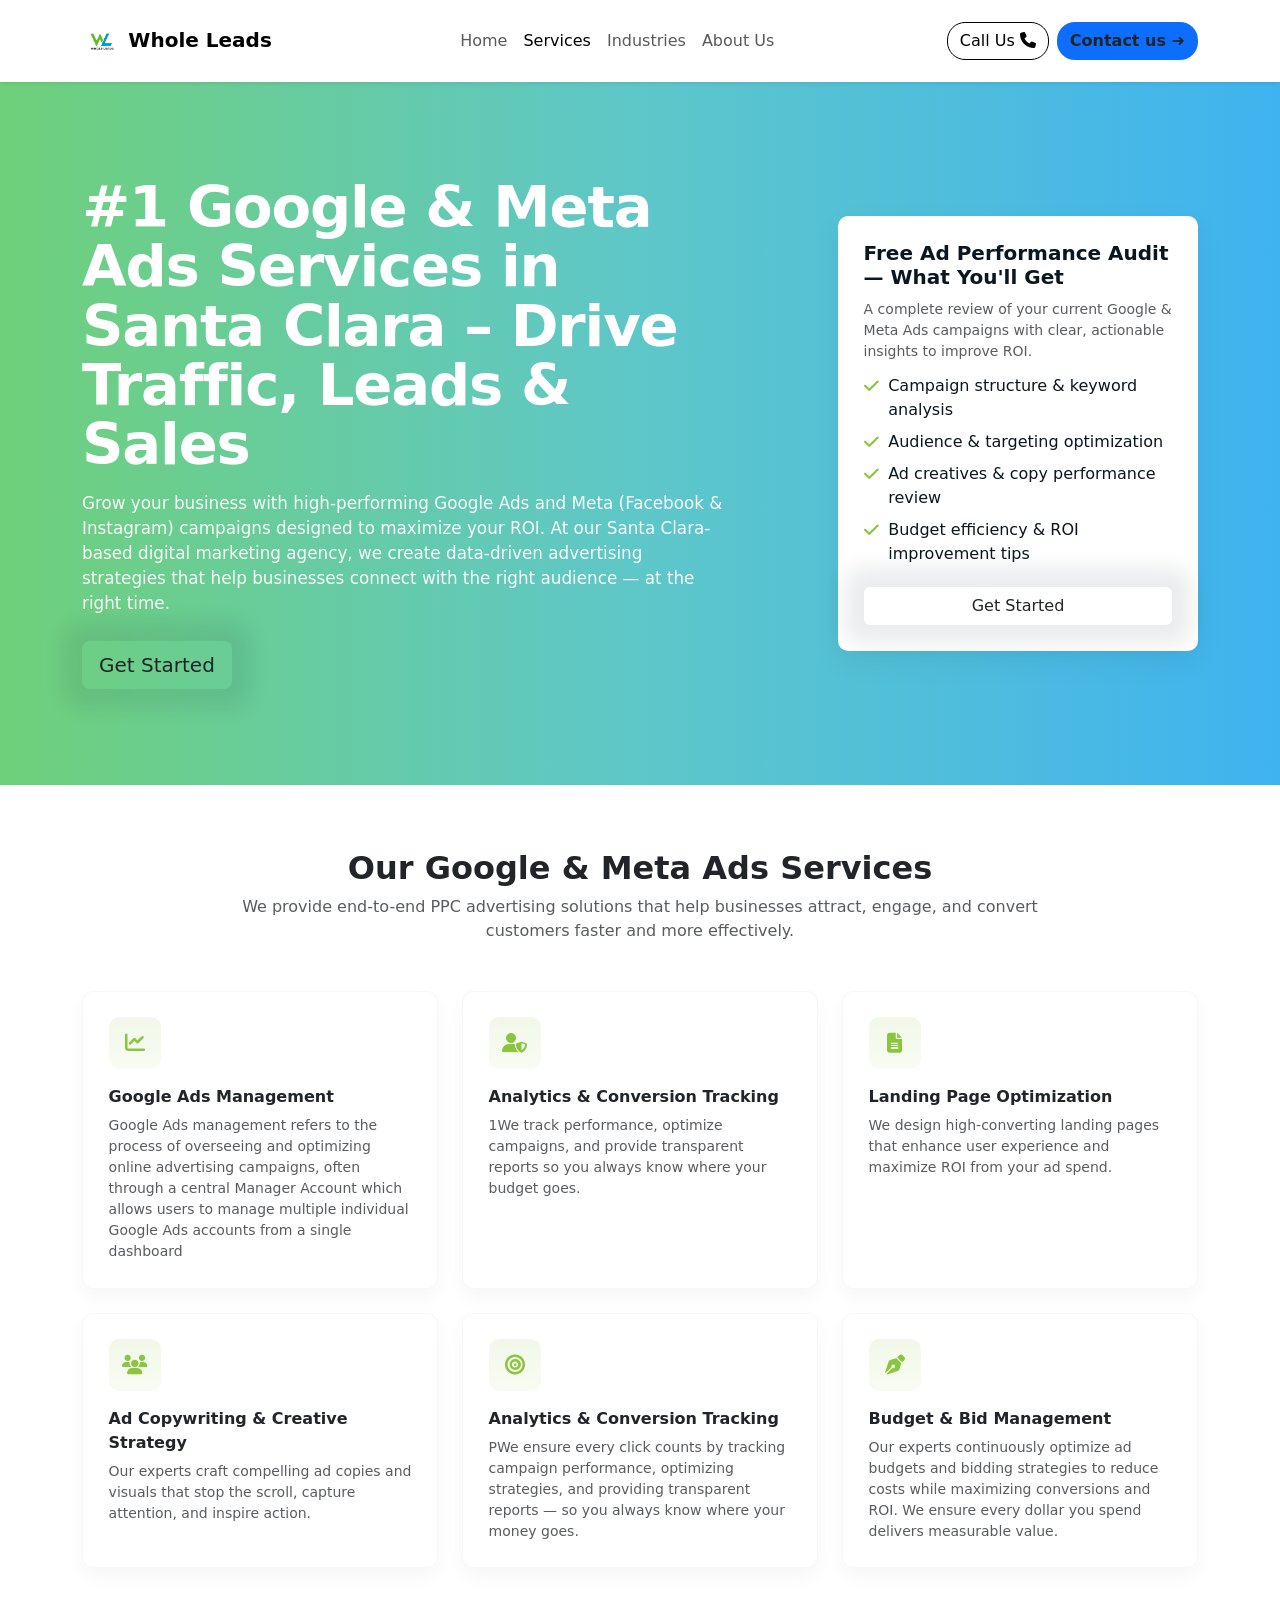
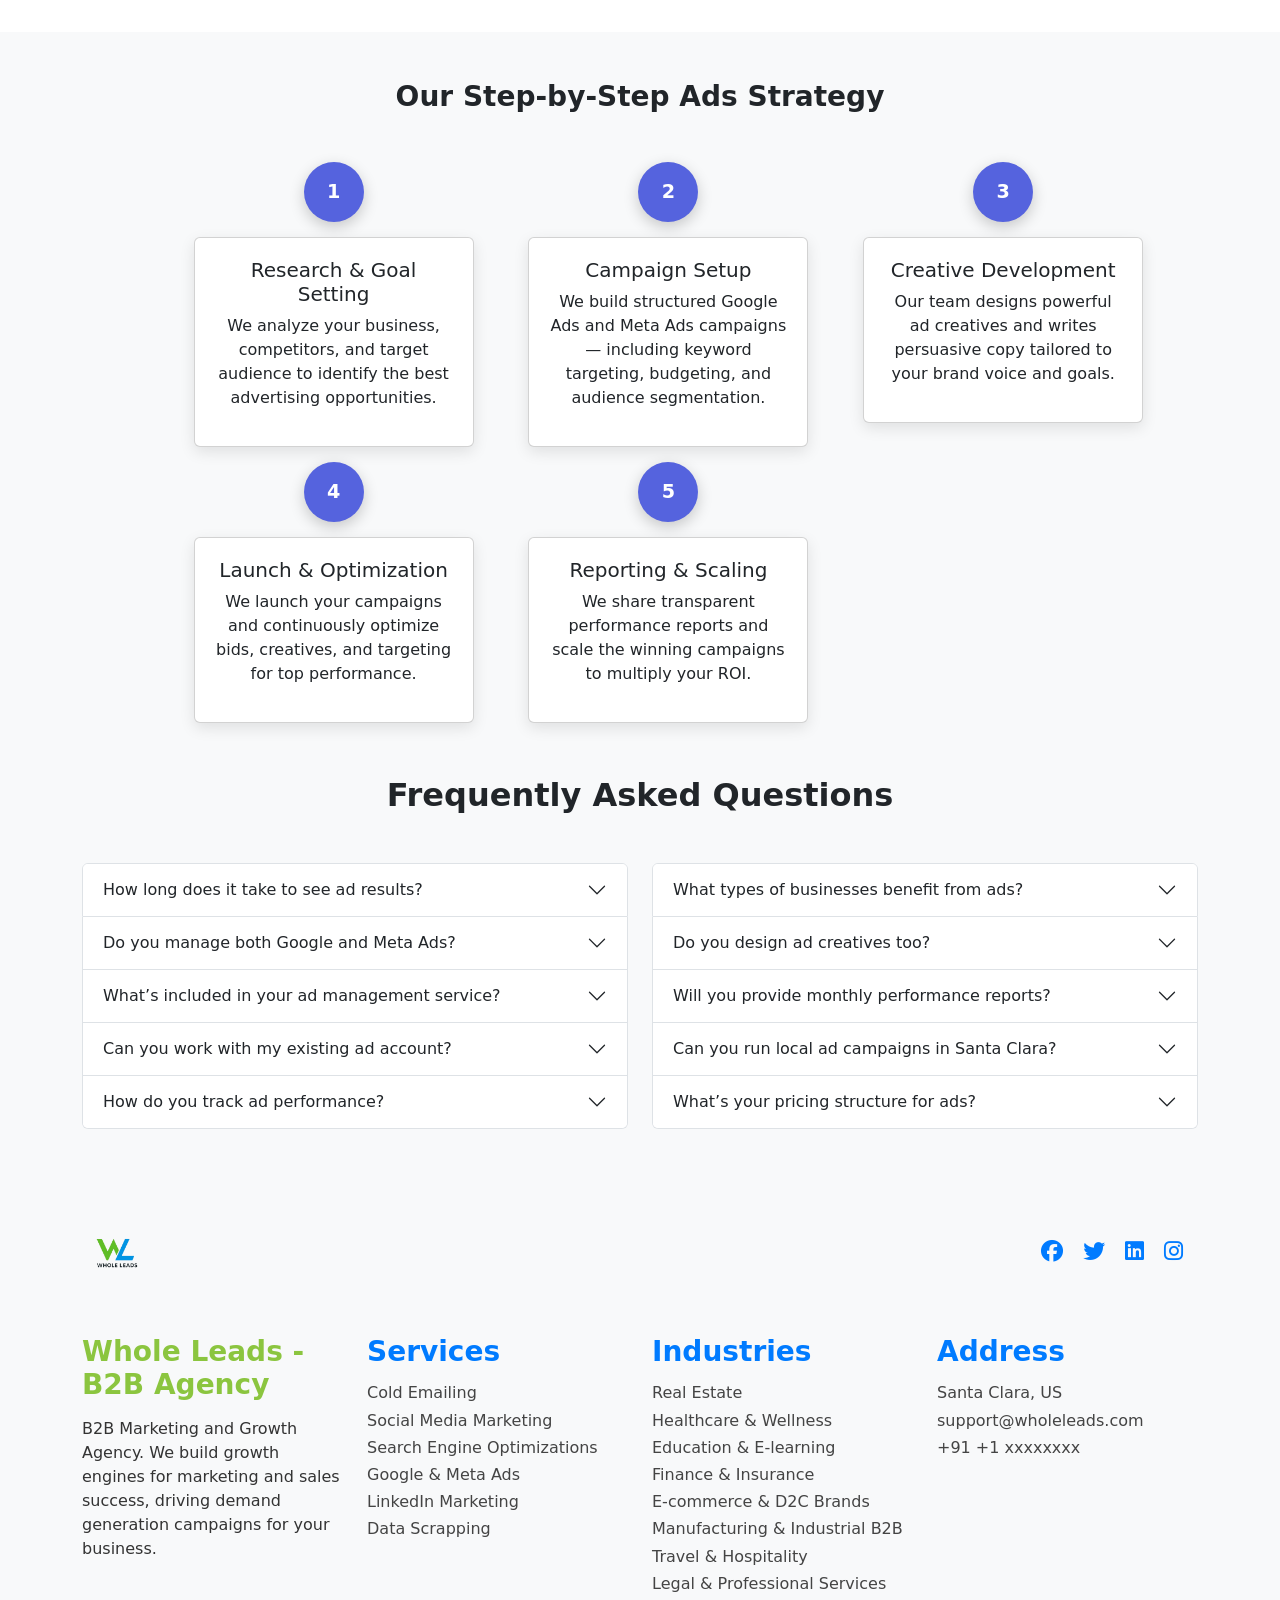
<file: services/Goggle-&-meta-ads.html>
<!doctype html>
<html lang="en">

<head>
  <meta charset="utf-8" />
  <meta name="viewport" content="width=device-width,initial-scale=1" />
  <title>#1 SEO Agency in Santa Clara — Santa Clara SEO</title>
  <link href="Seo.css" rel="stylesheet">
  <link href="https://cdn.jsdelivr.net/npm/bootstrap@5.3.2/dist/css/bootstrap.min.css" rel="stylesheet">
  <link href="https://cdnjs.cloudflare.com/ajax/libs/font-awesome/6.5.0/css/all.min.css" rel="stylesheet">
  <link rel="icon" type="image/x-icon" href="/MAINLOGO/Whole-leads-main-logo.png">
</head>

<body>

  <!--START A HEADER SECTION-->
  <div class="header-wholelead">
    <div class="main-sec-nav">
      <nav class="navbar navbar-expand-lg navbar-light bg-white shadow-sm py-3">
        <div class="container">
          <a class="navbar-brand" href="wholeleads.com">
            <img src="/MAINLOGO/Whole-leads-main-logo.png" alt="HOME LOGO" height="40" width="40">
            <span class="fw-bold">Whole Leads</span>
          </a>

          <button class="navbar-toggler" type="button" data-bs-toggle="collapse" data-bs-target="#navbarNav"
            aria-controls="navbarNav" aria-expandedl="false" aria-label="Toggle navigation">
            <span class="navbar-toggler-icon"></span>
          </button>

          <div class="collapse navbar-collapse" id="navbarNav">
            <ul class="navbar-nav mx-auto mb-2 mb-lg-0">
              <li class="nav-item"><a class="nav-link" href="../index.html">Home</a></li>
              <li class="nav-item"><a class="nav-link active" href="main-services-page.html">Services</a></li>
              <li class="nav-item"><a class="nav-link" href="#">Industries</a></li>
              <li class="nav-item"><a class="nav-link" href="/services/aboutus.html">About Us</a></li>
            </ul>


            <div class="d-flex">
              <a href="#" id="callUs" class="btn btn-link nav-cta me-2"
                style="text-decoration: none; color: black; border: 1px solid black; border-radius: 18px; margin-right: 10px;">
                Call Us <i class="fa-solid fa-phone"></i>
              </a>
              <a href="/Contact-Form/contact-form.html" class="btn bg-primary fw-semibold"
                style="border-radius: 18px;">Contact us
                ➜</a>
            </div>
          </div>
        </div>
      </nav>
    </div>
  </div>


  <!-- HERO -->
  <header class="hero">
    <div class="container">
      <div class="row align-items-center">
        <!-- left content -->
        <div class="col-lg-7 hero-col-left">
          <h1 class="headline">#1 Google & Meta Ads Services in Santa Clara – Drive Traffic, Leads & Sales</h1>
          <p class="sub">Grow your business with high-performing Google Ads and Meta (Facebook & Instagram) campaigns
            designed to maximize your ROI.
            At our Santa Clara-based digital marketing agency, we create data-driven advertising strategies that help
            businesses connect with the right audience — at the right time.</p>

          <div class="mt-4 d-flex flex-wrap gap-2">
            <a class="btn btn-cta-green btn-lg" href="/Contact-Form/contact-form.html">Get Started</a>
          </div>
        </div>

        <!-- right  card -->
        <div class="col-lg-5 d-flex justify-content-lg-end mt-4 mt-lg-0">
          <div class="audit-card">
            <h5>Free Ad Performance Audit — What You'll Get</h5>
            <p class="small text-muted mb-2">
              A complete review of your current Google & Meta Ads campaigns with clear, actionable insights to improve
              ROI.
            </p>
            <ul class="audit-list">
              <li><i class="fa-solid fa-check"></i> Campaign structure & keyword analysis</li>
              <li><i class="fa-solid fa-check"></i> Audience & targeting optimization</li>
              <li><i class="fa-solid fa-check"></i> Ad creatives & copy performance review</li>
              <li><i class="fa-solid fa-check"></i> Budget efficiency & ROI improvement tips</li>
            </ul>
            <a class="btn btn-cta-green w-100 mt-2" href="/Contact-Form/contact-form.html">Get Started</a>
          </div>
        </div>

      </div>
    </div>
  </header>

  <!--  FEATURES -->
  <section id="services" class="features">
    <div class="container">
      <div class="text-center mb-5">
        <h2 class="fw-bold" style="font-size:2rem">Our Google & Meta Ads Services</h2>
        <p class="text-muted mx-auto" style="max-width:820px">We provide end-to-end PPC advertising solutions that help
          businesses attract, engage, and convert customers faster and more effectively.</p>
      </div>

      <div class="row g-4">
        <div class="col-md-4">
          <div class="feature-card">
            <div class="feature-icon"><i class="fa-solid fa-chart-line"></i></div>
            <div class="feature-title">Google Ads Management</div>
            <p class="text-muted small mb-0">Google Ads management refers to the process of overseeing and optimizing
              online advertising campaigns, often through a central Manager Account which allows users to manage
              multiple individual Google Ads accounts from a single dashboard</p>
          </div>
        </div>

        <div class="col-md-4">
          <div class="feature-card">
            <div class="feature-icon"><i class="fa-solid fa-user-shield"></i></div>
            <div class="feature-title">Analytics & Conversion Tracking</div>
            <p class="text-muted small mb-0">1We track performance, optimize campaigns, and provide transparent reports
              so you always know where your budget goes.</p>
          </div>
        </div>

        <div class="col-md-4">
          <div class="feature-card">
            <div class="feature-icon"><i class="fa-solid fa-file-lines"></i></div>
            <div class="feature-title">Landing Page Optimization</div>
            <p class="text-muted small mb-0">We design high-converting landing pages that enhance user experience and
              maximize ROI from your ad spend.</p>
          </div>
        </div>

        <div class="col-md-4">
          <div class="feature-card">
            <div class="feature-icon"><i class="fa-solid fa-users"></i></div>
            <div class="feature-title">Ad Copywriting & Creative Strategy</div>
            <p class="text-muted small mb-0">Our experts craft compelling ad copies and visuals that stop the scroll,
              capture attention, and inspire action.</p>
          </div>
        </div>

        <div class="col-md-4">
          <div class="feature-card">
            <div class="feature-icon"><i class="fa-solid fa-bullseye"></i></div>
            <div class="feature-title">Analytics & Conversion Tracking</div>
            <p class="text-muted small mb-0">PWe ensure every click counts by tracking campaign performance, optimizing
              strategies, and providing transparent reports — so you always know where your money goes.</p>
          </div>
        </div>

        <div class="col-md-4">
          <div class="feature-card">
            <div class="feature-icon"><i class="fa-solid fa-pen-nib"></i></div>
            <div class="feature-title">Budget & Bid Management</div>
            <p class="text-muted small mb-0">Our experts continuously optimize ad budgets and bidding strategies to
              reduce costs while maximizing conversions and ROI. We ensure every dollar you spend delivers measurable
              value.</p>
          </div>
        </div>
      </div>
    </div>
  </section>

  <!-- PROCESS -->
  <section id="process" class="py-5 bg-light">
    <div class="container position-relative" style="min-height: 600px;">
      <h3 class="text-center fw-bold mb-5">Our Step-by-Step Ads Strategy</h3>

      <div class="process-flow position-relative">

        <!-- Step 1 -->
        <div class="step step-1">
          <div class="circle">1</div>
          <div class="card">
            <h5>Research & Goal Setting</h5>
            <p>We analyze your business, competitors, and target audience to identify the best advertising
              opportunities.</p>
          </div>
        </div>

        <!-- Step 2 -->
        <div class="step step-2">
          <div class="circle">2</div>
          <div class="card">
            <h5>Campaign Setup</h5>
            <p>We build structured Google Ads and Meta Ads campaigns — including keyword targeting, budgeting, and
              audience segmentation.</p>
          </div>
        </div>

        <!-- Step 3 -->
        <div class="step step-3">
          <div class="circle">3</div>
          <div class="card">
            <h5>Creative Development</h5>
            <p>Our team designs powerful ad creatives and writes persuasive copy tailored to your brand voice and goals.
            </p>
          </div>
        </div>

        <!-- Step 4 -->
        <div class="step step-4">
          <div class="circle">4</div>
          <div class="card">
            <h5>Launch & Optimization</h5>
            <p>We launch your campaigns and continuously optimize bids, creatives, and targeting for top performance.
            </p>
          </div>
        </div>

        <!-- Step 5 -->
        <div class="step step-5">
          <div class="circle">5</div>
          <div class="card">
            <h5>Reporting & Scaling</h5>
            <p>We share transparent performance reports and scale the winning campaigns to multiply your ROI.</p>
          </div>
        </div>

      </div>
    </div>
  </section>


  <!-- FAQ + CONTACT -->
  <section id="faq-section" class="py-5 bg-light">
    <div class="container">
      <h2 class="fw-bold text-center mb-5">Frequently Asked Questions</h2>
      <div class="row g-4">

        <!-- Left Column -->
        <div class="col-lg-6">
          <div class="accordion" id="faqLeft">

            <div class="accordion-item">
              <h2 class="accordion-header" id="left1">
                <button class="accordion-button collapsed" type="button" data-bs-toggle="collapse" data-bs-target="#l1">
                  How long does it take to see ad results?
                </button>
              </h2>
              <div id="l1" class="accordion-collapse collapse" data-bs-parent="#faqLeft">
                <div class="accordion-body">
                  Most clients start seeing noticeable traffic and conversions within the first 2–4 weeks of campaign
                  launch, depending on goals and budget.
                </div>
              </div>
            </div>

            <div class="accordion-item">
              <h2 class="accordion-header" id="left2">
                <button class="accordion-button collapsed" type="button" data-bs-toggle="collapse" data-bs-target="#l2">
                  Do you manage both Google and Meta Ads?
                </button>
              </h2>
              <div id="l2" class="accordion-collapse collapse" data-bs-parent="#faqLeft">
                <div class="accordion-body">
                  Yes! We handle complete campaign management for Google Ads and Meta Ads (Facebook & Instagram) — from
                  setup to optimization and reporting.
                </div>
              </div>
            </div>

            <div class="accordion-item">
              <h2 class="accordion-header" id="left3">
                <button class="accordion-button collapsed" type="button" data-bs-toggle="collapse" data-bs-target="#l3">
                  What’s included in your ad management service?
                </button>
              </h2>
              <div id="l3" class="accordion-collapse collapse" data-bs-parent="#faqLeft">
                <div class="accordion-body">
                  Our service covers keyword and audience targeting, ad creation, budget optimization, A/B testing,
                  conversion tracking, and performance reporting.
                </div>
              </div>
            </div>

            <div class="accordion-item">
              <h2 class="accordion-header" id="left4">
                <button class="accordion-button collapsed" type="button" data-bs-toggle="collapse" data-bs-target="#l4">
                  Can you work with my existing ad account?
                </button>
              </h2>
              <div id="l4" class="accordion-collapse collapse" data-bs-parent="#faqLeft">
                <div class="accordion-body">
                  Absolutely. We can audit and optimize your existing campaigns or create new ones while maintaining
                  your current structure.
                </div>
              </div>
            </div>

            <div class="accordion-item">
              <h2 class="accordion-header" id="left5">
                <button class="accordion-button collapsed" type="button" data-bs-toggle="collapse" data-bs-target="#l5">
                  How do you track ad performance?
                </button>
              </h2>
              <div id="l5" class="accordion-collapse collapse" data-bs-parent="#faqLeft">
                <div class="accordion-body">
                  We use Google Analytics, Meta Ads Manager, and custom dashboards to measure clicks, conversions, CTR,
                  and ROI — ensuring full transparency.
                </div>
              </div>
            </div>

          </div>
        </div>

        <!-- Right Column -->
        <div class="col-lg-6">
          <div class="accordion" id="faqRight">

            <div class="accordion-item">
              <h2 class="accordion-header" id="right1">
                <button class="accordion-button collapsed" type="button" data-bs-toggle="collapse" data-bs-target="#r1">
                  What types of businesses benefit from ads?
                </button>
              </h2>
              <div id="r1" class="accordion-collapse collapse" data-bs-parent="#faqRight">
                <div class="accordion-body">
                  Any business looking to generate leads or sales — from eCommerce to real estate to local services —
                  can benefit from Google & Meta Ads.
                </div>
              </div>
            </div>

            <div class="accordion-item">
              <h2 class="accordion-header" id="right2">
                <button class="accordion-button collapsed" type="button" data-bs-toggle="collapse" data-bs-target="#r2">
                  Do you design ad creatives too?
                </button>
              </h2>
              <div id="r2" class="accordion-collapse collapse" data-bs-parent="#faqRight">
                <div class="accordion-body">
                  Yes. Our creative team designs eye-catching visuals and writes compelling ad copies tailored to your
                  brand and target audience.
                </div>
              </div>
            </div>

            <div class="accordion-item">
              <h2 class="accordion-header" id="right3">
                <button class="accordion-button collapsed" type="button" data-bs-toggle="collapse" data-bs-target="#r3">
                  Will you provide monthly performance reports?
                </button>
              </h2>
              <div id="r3" class="accordion-collapse collapse" data-bs-parent="#faqRight">
                <div class="accordion-body">
                  Yes, you’ll receive detailed monthly reports with campaign metrics, results, and optimization
                  recommendations.
                </div>
              </div>
            </div>

            <div class="accordion-item">
              <h2 class="accordion-header" id="right4">
                <button class="accordion-button collapsed" type="button" data-bs-toggle="collapse" data-bs-target="#r4">
                  Can you run local ad campaigns in Santa Clara?
                </button>
              </h2>
              <div id="r4" class="accordion-collapse collapse" data-bs-parent="#faqRight">
                <div class="accordion-body">
                  Definitely! We specialize in hyper-local targeting for Santa Clara and nearby Bay Area cities to drive
                  relevant local leads and traffic.
                </div>
              </div>
            </div>

            <div class="accordion-item">
              <h2 class="accordion-header" id="right5">
                <button class="accordion-button collapsed" type="button" data-bs-toggle="collapse" data-bs-target="#r5">
                  What’s your pricing structure for ads?
                </button>
              </h2>
              <div id="r5" class="accordion-collapse collapse" data-bs-parent="#faqRight">
                <div class="accordion-body">
                  We offer flexible plans based on ad spend, platform, and objectives — with no hidden fees and complete
                  budget transparency.
                </div>
              </div>
            </div>

          </div>
        </div>

      </div>
    </div>
  </section>



  <!-- START FOOTER -->
  <div class="fotter-wholeleads">
    <div class="fotter-sec-1">
      <div class="container">
        <div class="row align-items-center">
          <div class="col-md-3">
            <img src="images-services/Whole-leads-main-logo.png">
          </div>
          <div class="col-md-5"></div>
          <div class="col-md-4 text-md-end text-center">
            <div class="social-icon">
              <a href="#" alt="Facebook"><i class="fa-brands fa-facebook"></i></a>
              <a href="https://x.com/Whole_Leads" alt="Twitter"><i class="fa-brands fa-twitter"></i></a>
              <a href="https://www.linkedin.com/in/whole-leads-a95514388" alt="Linkedin"><i
                  class="fa-brands fa-linkedin"></i></a>
              <a href="https://www.instagram.com/whole_leads/" alt="Instagram"><i
                  class="fa-brands fa-instagram"></i></a>
            </div>
          </div>
        </div>
      </div>
    </div>

    <div class="fotter-sec-2 py-5">
      <div class="container">
        <div class="row">
          <div class="col-md-3">
            <h3 style="color: #8BC53F;">Whole Leads - B2B Agency</h3>
            <p>B2B Marketing and Growth Agency. We build growth engines for marketing and sales success, driving demand
              generation campaigns for your business.</p>
          </div>
          <div class="col-md-3">
            <h3>Services</h3>
            <h6><a href="/services/cold-emailing.html">Cold Emailing</a></h6>
            <h6><a href="/services/Social-Media-Marketing.html">Social Media Marketing</a></h6>
            <h6><a href="/services/Seo.html">Search Engine Optimizations</a></h6>
            <h6><a href="/services/Goggle-&-meta-ads.html">Google & Meta Ads</a></h6>
            <h6><a href="/services/Linkedin-marketing.html">LinkedIn Marketing</a></h6>
            <h6><a href="/services/Data-scrapping.html">Data Scrapping</a></h6>
          </div>
          <div class="col-md-3">
            <h3>Industries</h3>
            <h6><a href="#">Real Estate</a></h6>
            <h6><a href="#">Healthcare & Wellness</a></h6>
            <h6><a href="#">Education & E-learning</a></h6>
            <h6><a href="#">Finance & Insurance</a></h6>
            <h6><a href="#">E-commerce & D2C Brands</a></h6>
            <h6><a href="#">Manufacturing & Industrial B2B</a></h6>
            <h6><a href="#">Travel & Hospitality</a></h6>
            <h6><a href="#">Legal & Professional Services</a></h6>
          </div>
          <div class="col-md-3">
            <h3>Address</h3>
            <h6><a href="#">Santa Clara, US</a></h6>
            <h6><a href="#">support@wholeleads.com</a></h6>
            <h6><a href="#">+91 +1 xxxxxxxx</a></h6>
          </div>
        </div>
      </div>
    </div>
  </div>
  <script>
    document.getElementById('callUs').addEventListener('click', function (e) {
      e.preventDefault();
      var phoneNumber = "+919999999999";

      var isMobile = /Android|iPhone|iPad|iPod|Opera Mini|IEMobile|Mobile/i.test(navigator.userAgent);

      if (isMobile) {
        window.location.href = "tel:" + phoneNumber;
      } else {

        alert("Call us at: " + phoneNumber);
      }
    });
  </script>
  <!-- Bootstrap JS -->
  <script src="https://cdn.jsdelivr.net/npm/bootstrap@5.3.2/dist/js/bootstrap.bundle.min.js"></script>
  <script>document.getElementById('yr').innerText = new Date().getFullYear();</script>
</body>

</html>
</file>
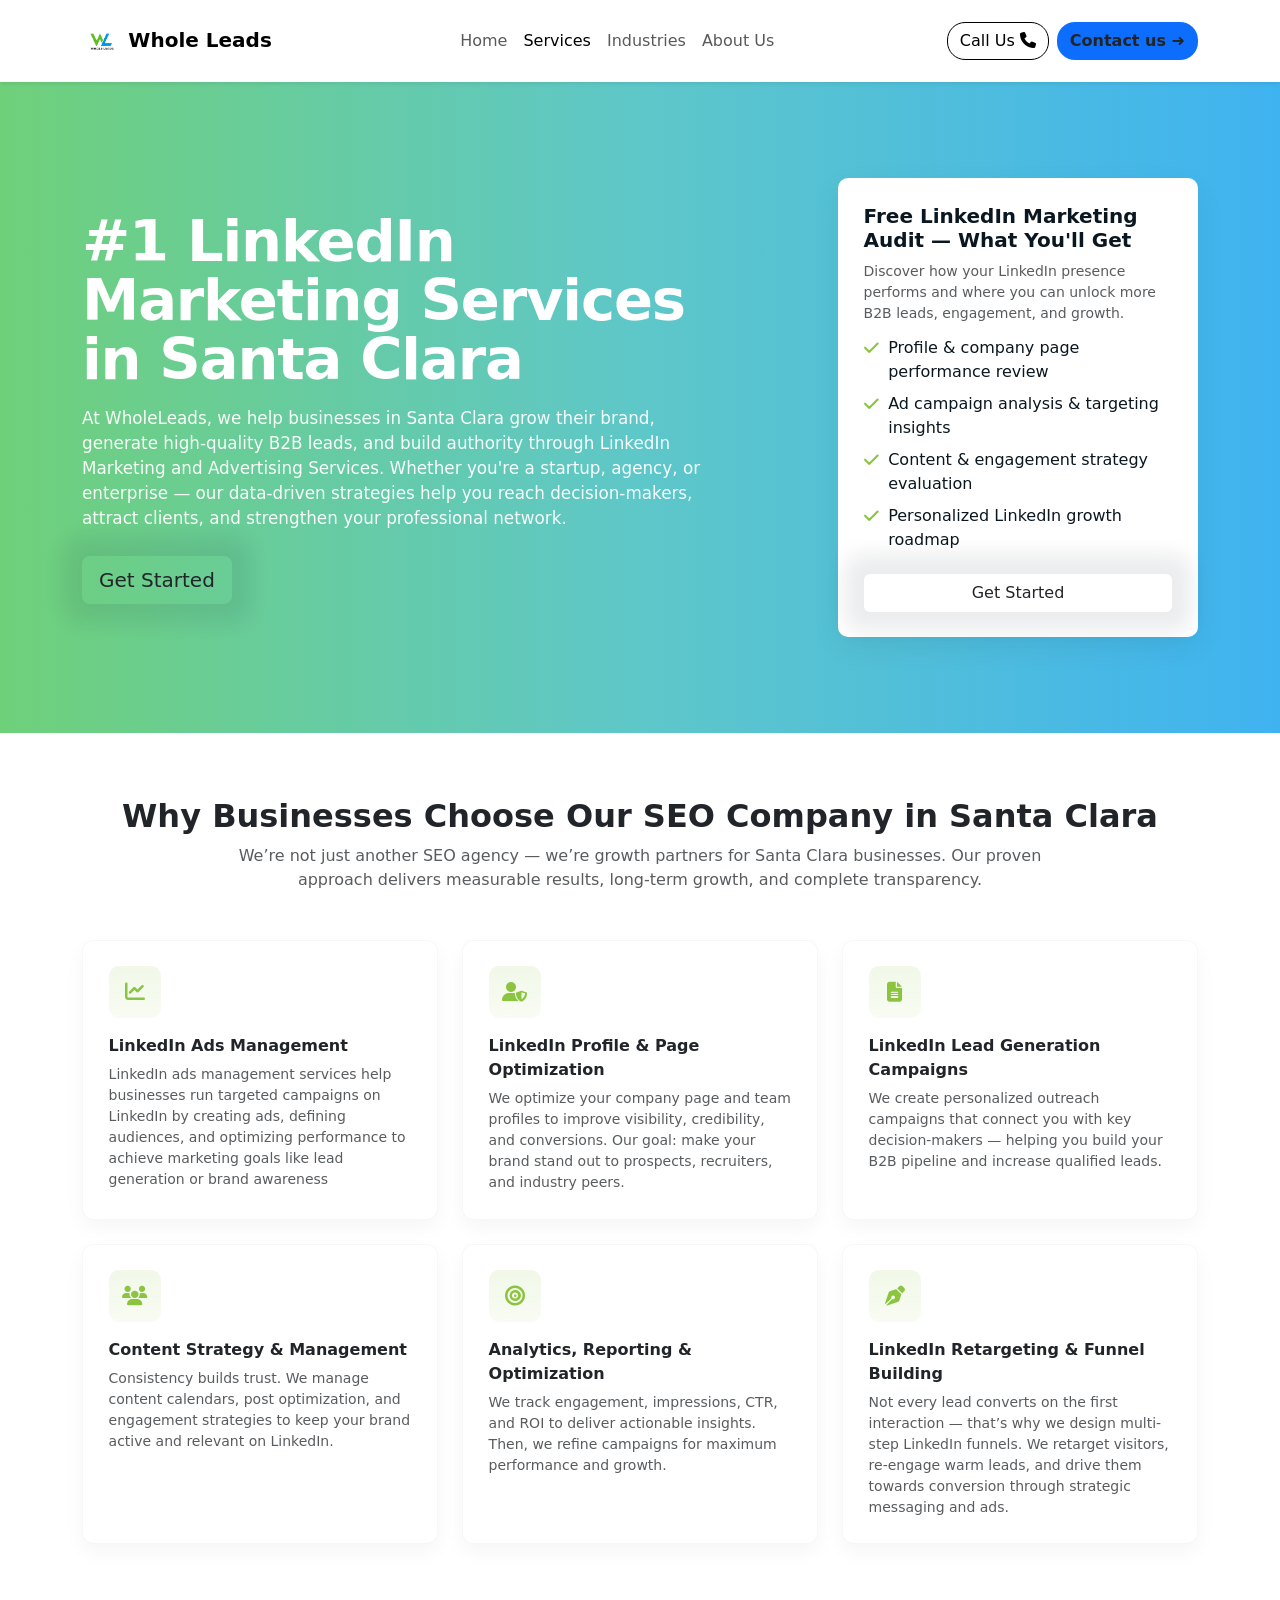
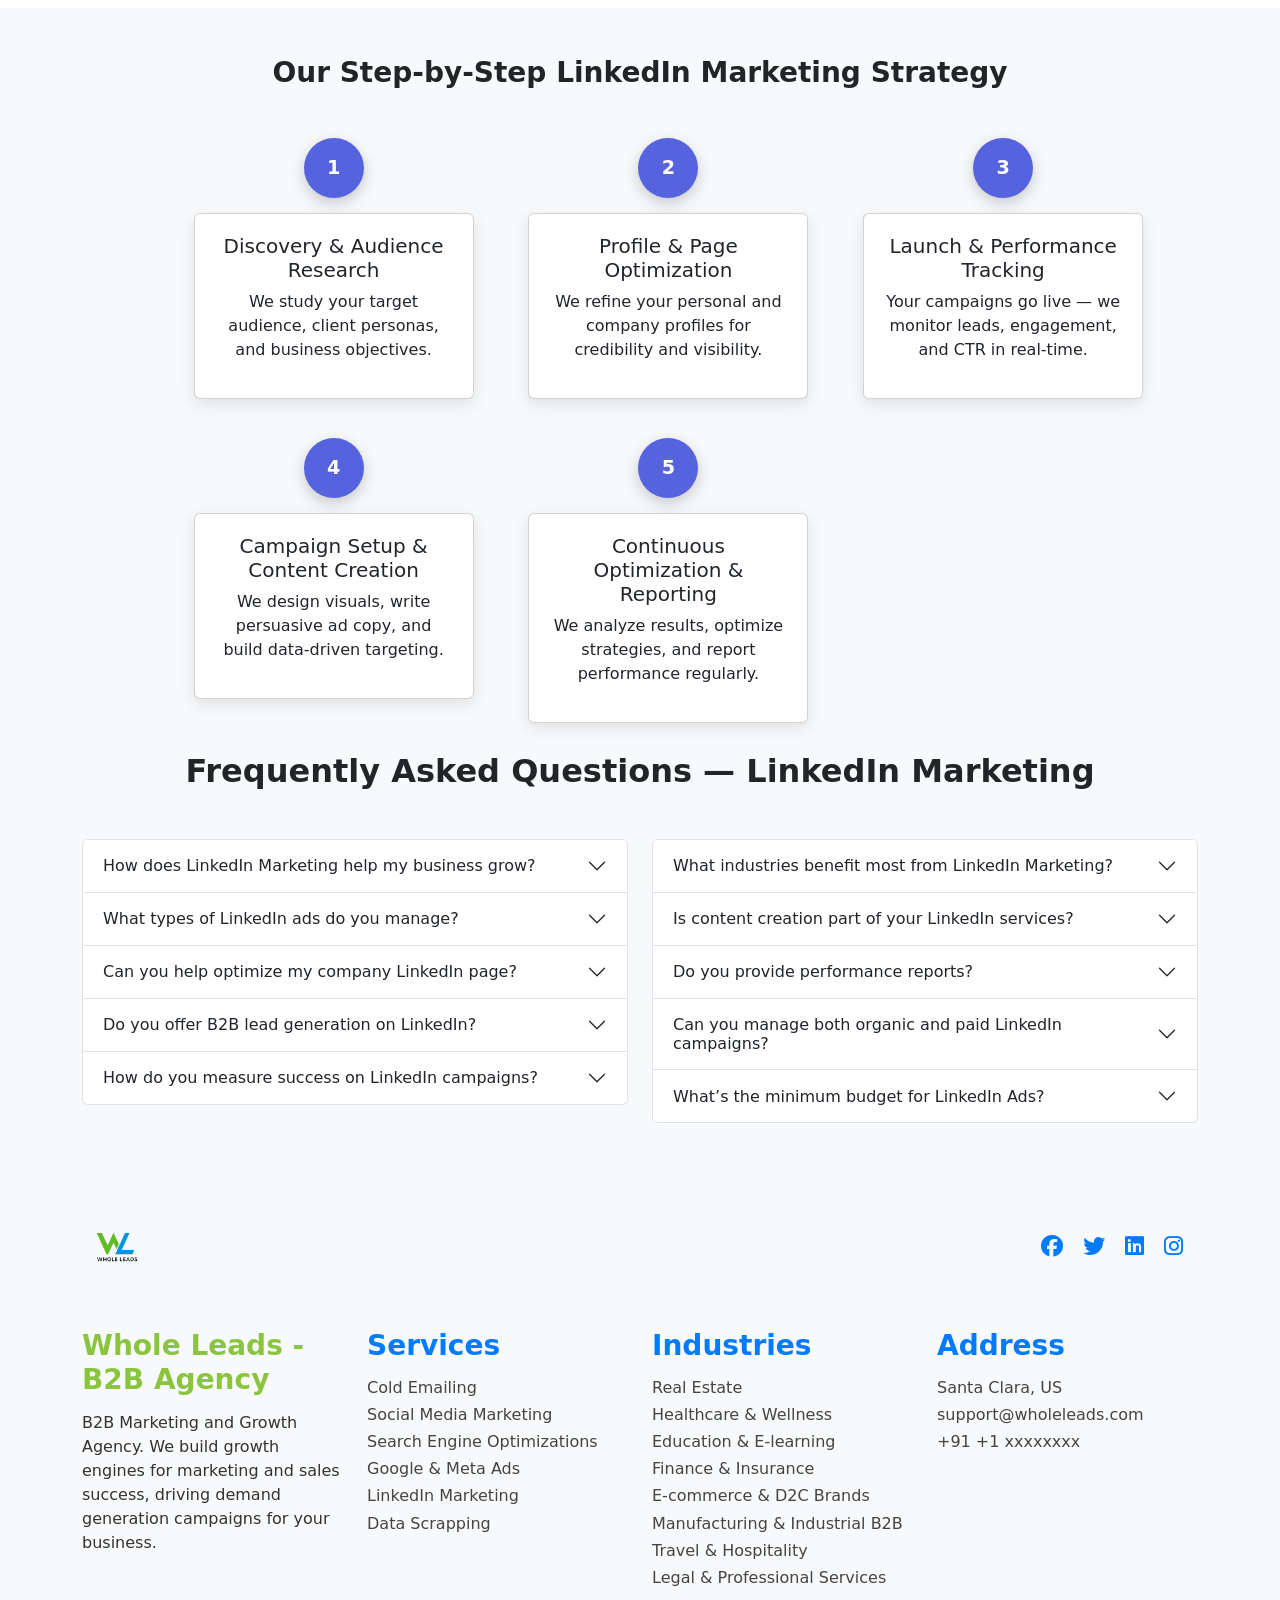
<file: services/Linkedin-marketing.html>
<!doctype html>
<html lang="en">

<head>
  <meta charset="utf-8" />
  <meta name="viewport" content="width=device-width,initial-scale=1" />
  <title>#1 SEO Agency in Santa Clara — Santa Clara SEO</title>
  <link href="Seo.css" rel="stylesheet">
  <link href="https://cdn.jsdelivr.net/npm/bootstrap@5.3.2/dist/css/bootstrap.min.css" rel="stylesheet">
  <link href="https://cdnjs.cloudflare.com/ajax/libs/font-awesome/6.5.0/css/all.min.css" rel="stylesheet">
  <link rel="icon" type="image/x-icon" href="/MAINLOGO/Whole-leads-main-logo.png">
</head>

<body>

  <!--START A HEADER SECTION-->
  <div class="header-wholelead">
    <div class="main-sec-nav">
      <nav class="navbar navbar-expand-lg navbar-light bg-white shadow-sm py-3">
        <div class="container">
          <a class="navbar-brand" href="wholeleads.com">
            <img src="/MAINLOGO/Whole-leads-main-logo.png" alt="HOME LOGO" height="40" width="40">
            <span class="fw-bold">Whole Leads</span>
          </a>

          <button class="navbar-toggler" type="button" data-bs-toggle="collapse" data-bs-target="#navbarNav"
            aria-controls="navbarNav" aria-expandedl="false" aria-label="Toggle navigation">
            <span class="navbar-toggler-icon"></span>
          </button>

          <div class="collapse navbar-collapse" id="navbarNav">
            <ul class="navbar-nav mx-auto mb-2 mb-lg-0">
              <li class="nav-item"><a class="nav-link" href="../index.html">Home</a></li>
              <li class="nav-item"><a class="nav-link active" href="main-services-page.html">Services</a></li>
              <li class="nav-item"><a class="nav-link" href="#">Industries</a></li>
              <li class="nav-item"><a class="nav-link" href="/services/aboutus.html">About Us</a></li>
            </ul>


            <div class="d-flex">
              <a href="#" id="callUs" class="btn btn-link nav-cta me-2"
                style="text-decoration: none; color: black; border: 1px solid black; border-radius: 18px; margin-right: 10px;">
                Call Us <i class="fa-solid fa-phone"></i>
              </a>
              <a href="/Contact-Form/contact-form.html" class="btn bg-primary fw-semibold"
                style="border-radius: 18px;">Contact us
                ➜</a>
            </div>
          </div>
        </div>
      </nav>
    </div>
  </div>


  <!-- HERO -->
  <header class="hero">
    <div class="container">
      <div class="row align-items-center">
        <!-- left content -->
        <div class="col-lg-7 hero-col-left">
          <h1 class="headline">#1 LinkedIn Marketing Services in Santa Clara</h1>
          <p class="sub">At WholeLeads, we help businesses in Santa Clara grow their brand, generate high-quality B2B
            leads, and build authority through LinkedIn Marketing and Advertising Services.
            Whether you're a startup, agency, or enterprise — our data-driven strategies help you reach decision-makers,
            attract clients, and strengthen your professional network.</p>

          <div class="mt-4 d-flex flex-wrap gap-2">
            <a class="btn btn-cta-green btn-lg" href="/Contact-Form/contact-form.html">Get Started</a>
          </div>
        </div>

        <!-- right  card -->
        <div class="col-lg-5 d-flex justify-content-lg-end mt-4 mt-lg-0">
          <div class="audit-card">
            <h5>Free LinkedIn Marketing Audit — What You'll Get</h5>
            <p class="small text-muted mb-2">
              Discover how your LinkedIn presence performs and where you can unlock more B2B leads, engagement, and
              growth.
            </p>
            <ul class="audit-list">
              <li><i class="fa-solid fa-check"></i> Profile & company page performance review</li>
              <li><i class="fa-solid fa-check"></i> Ad campaign analysis & targeting insights</li>
              <li><i class="fa-solid fa-check"></i> Content & engagement strategy evaluation</li>
              <li><i class="fa-solid fa-check"></i> Personalized LinkedIn growth roadmap</li>
            </ul>
            <a class="btn btn-cta-green w-100 mt-2" href="/Contact-Form/contact-form.html">Get Started</a>
          </div>
        </div>

      </div>
    </div>
  </header>

  <!--  FEATURES -->
  <section id="services" class="features">
    <div class="container">
      <div class="text-center mb-5">
        <h2 class="fw-bold" style="font-size:2rem">Why Businesses Choose Our SEO Company in Santa Clara</h2>
        <p class="text-muted mx-auto" style="max-width:820px">We’re not just another SEO agency — we’re growth partners
          for Santa Clara businesses. Our proven approach delivers measurable results, long-term growth, and complete
          transparency.</p>
      </div>

      <div class="row g-4">
        <div class="col-md-4">
          <div class="feature-card">
            <div class="feature-icon"><i class="fa-solid fa-chart-line"></i></div>
            <div class="feature-title">LinkedIn Ads Management</div>
            <p class="text-muted small mb-0">LinkedIn ads management services help businesses run targeted campaigns on
              LinkedIn by creating ads, defining audiences, and optimizing performance to achieve marketing goals like
              lead generation or brand awareness</p>
          </div>
        </div>

        <div class="col-md-4">
          <div class="feature-card">
            <div class="feature-icon"><i class="fa-solid fa-user-shield"></i></div>
            <div class="feature-title">LinkedIn Profile & Page Optimization</div>
            <p class="text-muted small mb-0">We optimize your company page and team profiles to improve visibility,
              credibility, and conversions.
              Our goal: make your brand stand out to prospects, recruiters, and industry peers.</p>
          </div>
        </div>

        <div class="col-md-4">
          <div class="feature-card">
            <div class="feature-icon"><i class="fa-solid fa-file-lines"></i></div>
            <div class="feature-title">LinkedIn Lead Generation Campaigns</div>
            <p class="text-muted small mb-0">We create personalized outreach campaigns that connect you with key
              decision-makers — helping you build your B2B pipeline and increase qualified leads.</p>
          </div>
        </div>

        <div class="col-md-4">
          <div class="feature-card">
            <div class="feature-icon"><i class="fa-solid fa-users"></i></div>
            <div class="feature-title">Content Strategy & Management</div>
            <p class="text-muted small mb-0">Consistency builds trust.
              We manage content calendars, post optimization, and engagement strategies to keep your brand active and
              relevant on LinkedIn.</p>
          </div>
        </div>

        <div class="col-md-4">
          <div class="feature-card">
            <div class="feature-icon"><i class="fa-solid fa-bullseye"></i></div>
            <div class="feature-title">Analytics, Reporting & Optimization</div>
            <p class="text-muted small mb-0">We track engagement, impressions, CTR, and ROI to deliver actionable
              insights.
              Then, we refine campaigns for maximum performance and growth.</p>
          </div>
        </div>

        <div class="col-md-4">
          <div class="feature-card">
            <div class="feature-icon"><i class="fa-solid fa-pen-nib"></i></div>
            <div class="feature-title">LinkedIn Retargeting & Funnel Building</div>
            <p class="text-muted small mb-0">Not every lead converts on the first interaction — that’s why we design
              multi-step LinkedIn funnels.
              We retarget visitors, re-engage warm leads, and drive them towards conversion through strategic messaging
              and ads.</p>
          </div>
        </div>
      </div>
    </div>
  </section>

  <!-- PROCESS -->
  <section id="process" class="py-5 bg-light">
    <div class="container position-relative" style="min-height: 600px;">
      <h3 class="text-center fw-bold mb-5">Our Step-by-Step LinkedIn Marketing Strategy</h3>

      <div class="process-flow position-relative">

        <!-- Step 1 -->
        <div class="step step-1">
          <div class="circle">1</div>
          <div class="card">
            <h5>Discovery & Audience Research</h5>
            <p>We study your target audience, client personas, and business objectives.</p>
          </div>
        </div>

        <!-- Step 2 -->
        <div class="step step-2">
          <div class="circle">2</div>
          <div class="card">
            <h5>Profile & Page Optimization</h5>
            <p>We refine your personal and company profiles for credibility and visibility.</p>
          </div>
        </div>

        <!-- Step 3 -->
        <div class="step step-3">
          <div class="circle">3</div>
          <div class="card">
            <h5>Launch & Performance Tracking</h5>
            <p>Your campaigns go live — we monitor leads, engagement, and CTR in real-time.</p>
          </div>
        </div>

        <!-- Step 4 -->
        <div class="step step-4">
          <div class="circle">4</div>
          <div class="card">
            <h5>Campaign Setup & Content Creation</h5>
            <p>We design visuals, write persuasive ad copy, and build data-driven targeting.</p>
          </div>
        </div>

        <!-- Step 5 -->
        <div class="step step-5">
          <div class="circle">5</div>
          <div class="card">
            <h5>Continuous Optimization & Reporting</h5>
            <p>We analyze results, optimize strategies, and report performance regularly.</p>
          </div>
        </div>

      </div>
    </div>
  </section>


  <!-- FAQ + CONTACT -->
  <section id="faq-section" class="py-5 bg-light">
    <div class="container">
      <h2 class="fw-bold text-center mb-5">Frequently Asked Questions — LinkedIn Marketing</h2>
      <div class="row g-4">

        <!-- Left Column -->
        <div class="col-lg-6">
          <div class="accordion" id="faqLeft">

            <div class="accordion-item">
              <h2 class="accordion-header" id="left1">
                <button class="accordion-button collapsed" type="button" data-bs-toggle="collapse" data-bs-target="#l1">
                  How does LinkedIn Marketing help my business grow?
                </button>
              </h2>
              <div id="l1" class="accordion-collapse collapse" data-bs-parent="#faqLeft">
                <div class="accordion-body">
                  LinkedIn helps you connect directly with professionals, decision-makers, and potential clients —
                  making it the best platform for B2B lead generation and brand building.
                </div>
              </div>
            </div>

            <div class="accordion-item">
              <h2 class="accordion-header" id="left2">
                <button class="accordion-button collapsed" type="button" data-bs-toggle="collapse" data-bs-target="#l2">
                  What types of LinkedIn ads do you manage?
                </button>
              </h2>
              <div id="l2" class="accordion-collapse collapse" data-bs-parent="#faqLeft">
                <div class="accordion-body">
                  We manage Sponsored Content, Message Ads (InMail), Dynamic Ads, and Retargeting Campaigns to reach the
                  right audience effectively.
                </div>
              </div>
            </div>

            <div class="accordion-item">
              <h2 class="accordion-header" id="left3">
                <button class="accordion-button collapsed" type="button" data-bs-toggle="collapse" data-bs-target="#l3">
                  Can you help optimize my company LinkedIn page?
                </button>
              </h2>
              <div id="l3" class="accordion-collapse collapse" data-bs-parent="#faqLeft">
                <div class="accordion-body">
                  Yes! We optimize your company page and team profiles for better visibility, branding, and engagement.
                </div>
              </div>
            </div>

            <div class="accordion-item">
              <h2 class="accordion-header" id="left4">
                <button class="accordion-button collapsed" type="button" data-bs-toggle="collapse" data-bs-target="#l4">
                  Do you offer B2B lead generation on LinkedIn?
                </button>
              </h2>
              <div id="l4" class="accordion-collapse collapse" data-bs-parent="#faqLeft">
                <div class="accordion-body">
                  Absolutely. Our LinkedIn lead generation campaigns connect you with high-value prospects and convert
                  them into clients using targeted outreach and ads.
                </div>
              </div>
            </div>

            <div class="accordion-item">
              <h2 class="accordion-header" id="left5">
                <button class="accordion-button collapsed" type="button" data-bs-toggle="collapse" data-bs-target="#l5">
                  How do you measure success on LinkedIn campaigns?
                </button>
              </h2>
              <div id="l5" class="accordion-collapse collapse" data-bs-parent="#faqLeft">
                <div class="accordion-body">
                  We track engagement, click-through rates (CTR), lead quality, conversions, and ROI through LinkedIn
                  Ads
                  Manager and advanced analytics tools.
                </div>
              </div>
            </div>

          </div>
        </div>

        <!-- Right Column -->
        <div class="col-lg-6">
          <div class="accordion" id="faqRight">

            <div class="accordion-item">
              <h2 class="accordion-header" id="right1">
                <button class="accordion-button collapsed" type="button" data-bs-toggle="collapse" data-bs-target="#r1">
                  What industries benefit most from LinkedIn Marketing?
                </button>
              </h2>
              <div id="r1" class="accordion-collapse collapse" data-bs-parent="#faqRight">
                <div class="accordion-body">
                  LinkedIn works best for B2B, SaaS, Finance, IT, Consulting, Education, Healthcare, Real Estate, and
                  Professional Services — but it’s effective for nearly all industries.
                </div>
              </div>
            </div>

            <div class="accordion-item">
              <h2 class="accordion-header" id="right2">
                <button class="accordion-button collapsed" type="button" data-bs-toggle="collapse" data-bs-target="#r2">
                  Is content creation part of your LinkedIn services?
                </button>
              </h2>
              <div id="r2" class="accordion-collapse collapse" data-bs-parent="#faqRight">
                <div class="accordion-body">
                  Yes, we handle content strategy, creative design, and posting to maintain consistency and boost brand
                  engagement.
                </div>
              </div>
            </div>

            <div class="accordion-item">
              <h2 class="accordion-header" id="right3">
                <button class="accordion-button collapsed" type="button" data-bs-toggle="collapse" data-bs-target="#r3">
                  Do you provide performance reports?
                </button>
              </h2>
              <div id="r3" class="accordion-collapse collapse" data-bs-parent="#faqRight">
                <div class="accordion-body">
                  Yes, we provide detailed monthly reports that include ad performance, leads generated, cost per
                  result,
                  and growth metrics.
                </div>
              </div>
            </div>

            <div class="accordion-item">
              <h2 class="accordion-header" id="right4">
                <button class="accordion-button collapsed" type="button" data-bs-toggle="collapse" data-bs-target="#r4">
                  Can you manage both organic and paid LinkedIn campaigns?
                </button>
              </h2>
              <div id="r4" class="accordion-collapse collapse" data-bs-parent="#faqRight">
                <div class="accordion-body">
                  Definitely! We handle organic LinkedIn growth strategies and paid ad campaigns for complete visibility
                  and lead generation.
                </div>
              </div>
            </div>

            <div class="accordion-item">
              <h2 class="accordion-header" id="right5">
                <button class="accordion-button collapsed" type="button" data-bs-toggle="collapse" data-bs-target="#r5">
                  What’s the minimum budget for LinkedIn Ads?
                </button>
              </h2>
              <div id="r5" class="accordion-collapse collapse" data-bs-parent="#faqRight">
                <div class="accordion-body">
                  LinkedIn Ads typically start from $10–$15 per day, but we customize budgets based on goals, audience
                  size,
                  and expected ROI.
                </div>
              </div>
            </div>

          </div>
        </div>

      </div>
    </div>
  </section>



  <!-- START FOOTER -->
  <div class="fotter-wholeleads">
    <div class="fotter-sec-1">
      <div class="container">
        <div class="row align-items-center">
          <div class="col-md-3">
            <img src="images-services/Whole-leads-main-logo.png">
          </div>
          <div class="col-md-5"></div>
          <div class="col-md-4 text-md-end text-center">
            <div class="social-icon">
              <a href="#" alt="Facebook"><i class="fa-brands fa-facebook"></i></a>
              <a href="https://x.com/Whole_Leads" alt="Twitter"><i class="fa-brands fa-twitter"></i></a>
              <a href="https://www.linkedin.com/in/whole-leads-a95514388" alt="Linkedin"><i
                  class="fa-brands fa-linkedin"></i></a>
              <a href="https://www.instagram.com/whole_leads/" alt="Instagram"><i
                  class="fa-brands fa-instagram"></i></a>
            </div>
          </div>
        </div>
      </div>
    </div>

    <div class="fotter-sec-2 py-5">
      <div class="container">
        <div class="row">
          <div class="col-md-3">
            <h3 style="color: #8BC53F;">Whole Leads - B2B Agency</h3>
            <p>B2B Marketing and Growth Agency. We build growth engines for marketing and sales success, driving demand
              generation campaigns for your business.</p>
          </div>
          <div class="col-md-3">
            <h3>Services</h3>
            <h6><a href="/services/cold-emailing.html">Cold Emailing</a></h6>
            <h6><a href="/services/Social-Media-Marketing.html">Social Media Marketing</a></h6>
            <h6><a href="/services/Seo.html">Search Engine Optimizations</a></h6>
            <h6><a href="/services/Goggle-&-meta-ads.html">Google & Meta Ads</a></h6>
            <h6><a href="/services/Linkedin-marketing.html">LinkedIn Marketing</a></h6>
            <h6><a href="/services/Data-scrapping.html">Data Scrapping</a></h6>
          </div>
          <div class="col-md-3">
            <h3>Industries</h3>
            <h6><a href="#">Real Estate</a></h6>
            <h6><a href="#">Healthcare & Wellness</a></h6>
            <h6><a href="#">Education & E-learning</a></h6>
            <h6><a href="#">Finance & Insurance</a></h6>
            <h6><a href="#">E-commerce & D2C Brands</a></h6>
            <h6><a href="#">Manufacturing & Industrial B2B</a></h6>
            <h6><a href="#">Travel & Hospitality</a></h6>
            <h6><a href="#">Legal & Professional Services</a></h6>
          </div>
          <div class="col-md-3">
            <h3>Address</h3>
            <h6><a href="#">Santa Clara, US</a></h6>
            <h6><a href="#">support@wholeleads.com</a></h6>
            <h6><a href="#">+91 +1 xxxxxxxx</a></h6>
          </div>
        </div>
      </div>
    </div>
  </div>
  <script>
    document.getElementById('callUs').addEventListener('click', function (e) {
      e.preventDefault();
      var phoneNumber = "+919999999999";

      var isMobile = /Android|iPhone|iPad|iPod|Opera Mini|IEMobile|Mobile/i.test(navigator.userAgent);

      if (isMobile) {
        window.location.href = "tel:" + phoneNumber;
      } else {

        alert("Call us at: " + phoneNumber);
      }
    });
  </script>
  <!-- Bootstrap JS -->
  <script src="https://cdn.jsdelivr.net/npm/bootstrap@5.3.2/dist/js/bootstrap.bundle.min.js"></script>
  <script>document.getElementById('yr').innerText = new Date().getFullYear();</script>
</body>

</html>
</file>
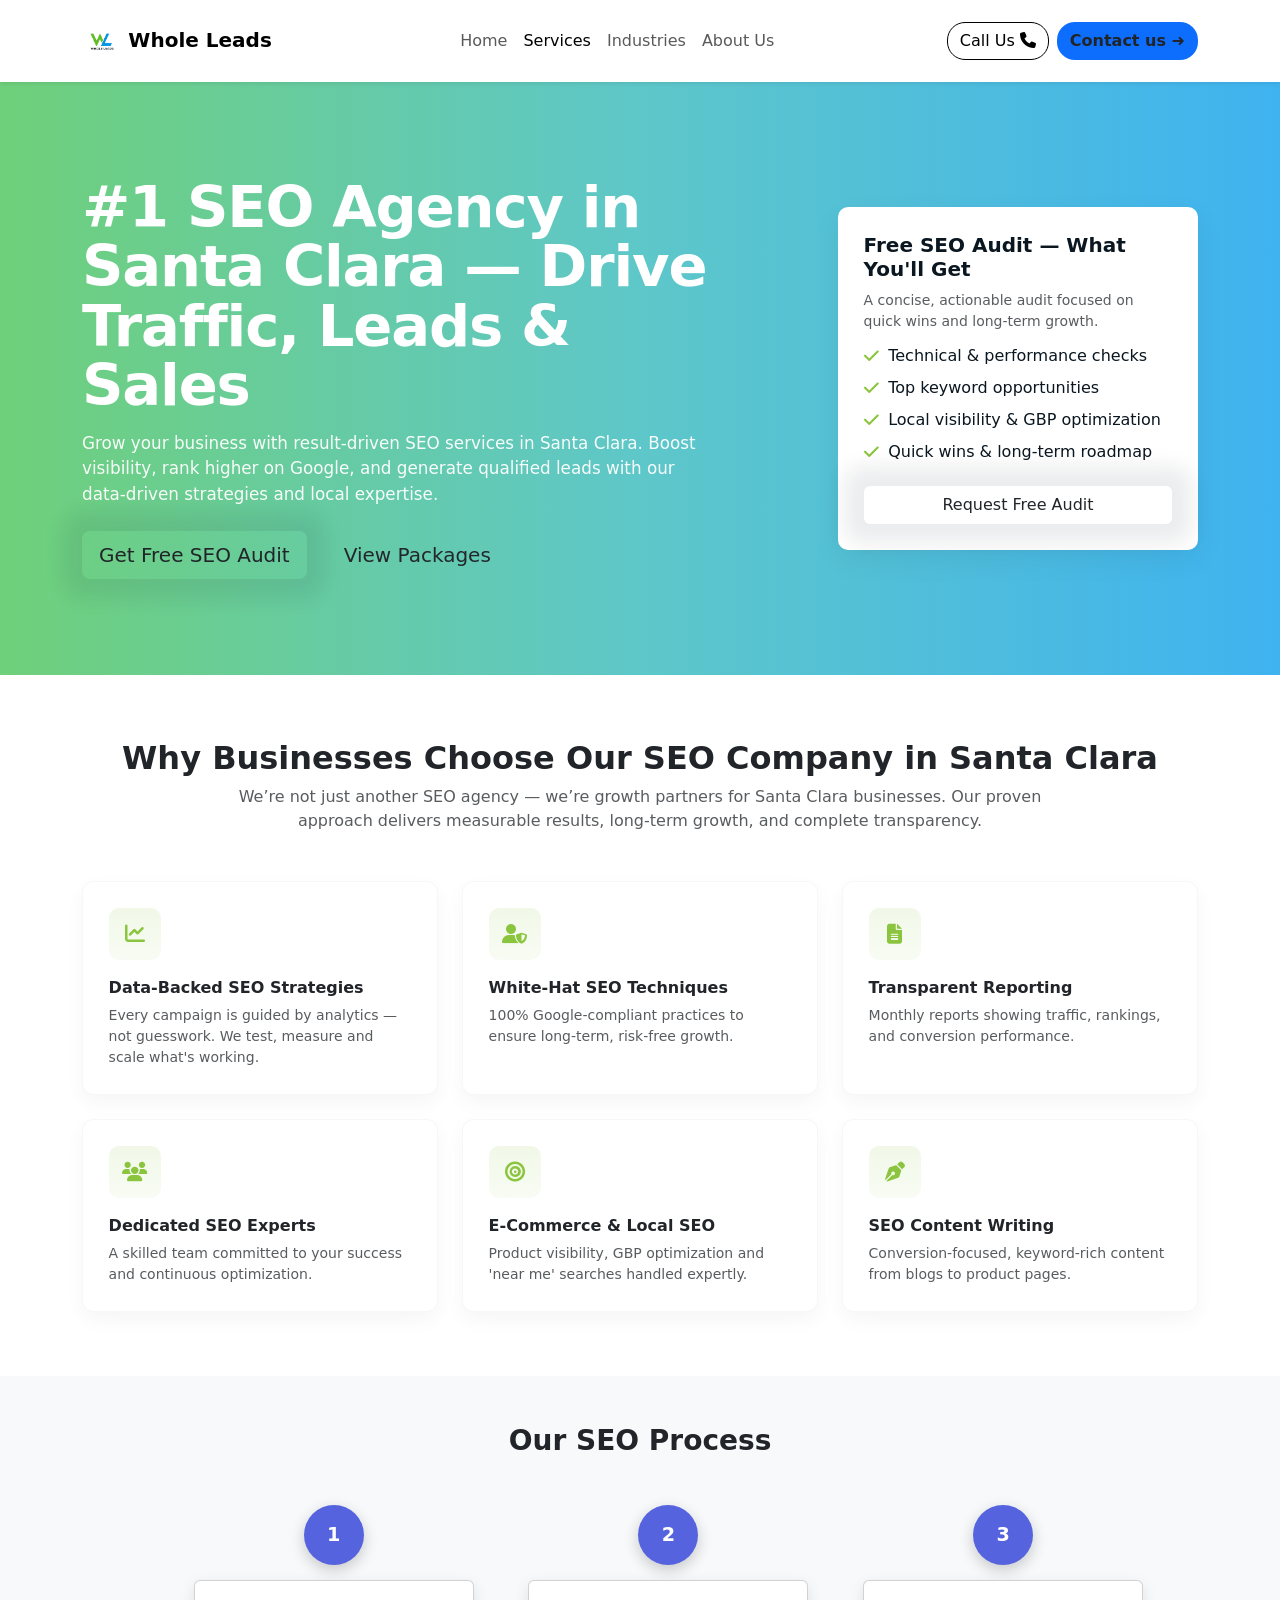
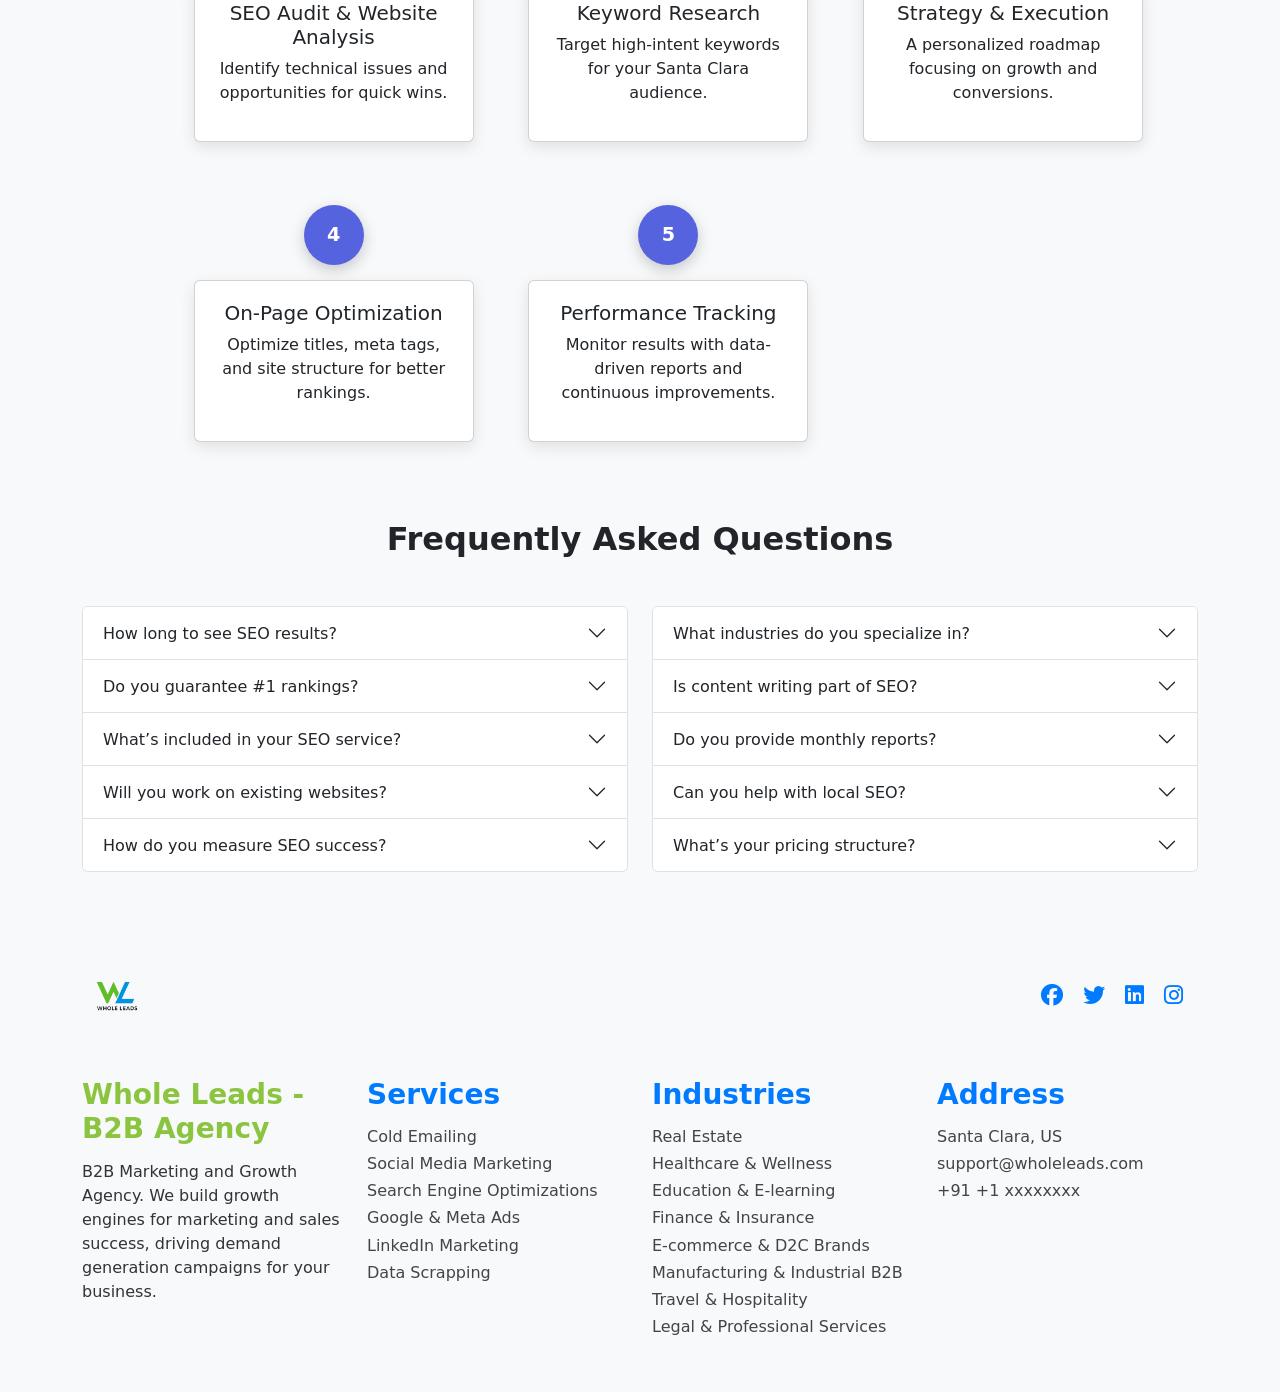
<file: services/Seo.html>
<!doctype html>
<html lang="en">

<head>
  <meta charset="utf-8" />
  <meta name="viewport" content="width=device-width,initial-scale=1" />
  <title>#1 SEO Agency in Santa Clara — Santa Clara SEO</title>
  <link href="Seo.css" rel="stylesheet">
  <link href="https://cdn.jsdelivr.net/npm/bootstrap@5.3.2/dist/css/bootstrap.min.css" rel="stylesheet">
  <link href="https://cdnjs.cloudflare.com/ajax/libs/font-awesome/6.5.0/css/all.min.css" rel="stylesheet">
  <link rel="icon" type="image/x-icon" href="/MAINLOGO/Whole-leads-main-logo.png">
</head>

<body>

  <!--START A HEADER SECTION-->
  <div class="header-wholelead">
    <div class="main-sec-nav">
      <nav class="navbar navbar-expand-lg navbar-light bg-white shadow-sm py-3">
        <div class="container">
          <a class="navbar-brand" href="wholeleads.com">
            <img src="/MAINLOGO/Whole-leads-main-logo.png" alt="HOME LOGO" height="40" width="40">
            <span class="fw-bold">Whole Leads</span>
          </a>

          <button class="navbar-toggler" type="button" data-bs-toggle="collapse" data-bs-target="#navbarNav"
            aria-controls="navbarNav" aria-expandedl="false" aria-label="Toggle navigation">
            <span class="navbar-toggler-icon"></span>
          </button>

          <div class="collapse navbar-collapse" id="navbarNav">
            <ul class="navbar-nav mx-auto mb-2 mb-lg-0">
              <li class="nav-item"><a class="nav-link" href="../index.html">Home</a></li>
              <li class="nav-item"><a class="nav-link active" href="main-services-page.html">Services</a></li>
              <li class="nav-item"><a class="nav-link" href="#">Industries</a></li>
              <li class="nav-item"><a class="nav-link" href="/services/aboutus.html">About Us</a></li>
            </ul>


            <div class="d-flex">
              <a href="#" id="callUs" class="btn btn-link nav-cta me-2"
                style="text-decoration: none; color: black; border: 1px solid black; border-radius: 18px; margin-right: 10px;">
                Call Us <i class="fa-solid fa-phone"></i>
              </a>
              <a href="/Contact-Form/contact-form.html" class="btn bg-primary fw-semibold"
                style="border-radius: 18px;">Contact us
                ➜</a>
            </div>
          </div>
        </div>
      </nav>
    </div>
  </div>


  <!-- HERO -->
  <header class="hero">
    <div class="container">
      <div class="row align-items-center">
        <!-- left content -->
        <div class="col-lg-7 hero-col-left">
          <h1 class="headline">#1 SEO Agency in Santa Clara — Drive Traffic, Leads & Sales</h1>
          <p class="sub">Grow your business with result-driven SEO services in Santa Clara. Boost visibility, rank
            higher on Google, and generate qualified leads with our data-driven strategies and local expertise.</p>

          <div class="mt-4 d-flex flex-wrap gap-2">
            <a class="btn btn-cta-green btn-lg" href="/Contact-Form/contact-form.html">Get Free SEO Audit</a>
            <a class="btn btn-cta-blue btn-lg" href="#pricing">View Packages</a>
          </div>
        </div>

        <!-- right  card -->
        <div class="col-lg-5 d-flex justify-content-lg-end mt-4 mt-lg-0">
          <div class="audit-card">
            <h5>Free SEO Audit — What You'll Get</h5>
            <p class="small text-muted mb-2">A concise, actionable audit focused on quick wins and long-term growth.</p>
            <ul class="audit-list">
              <li><i class="fa-solid fa-check"></i> Technical & performance checks</li>
              <li><i class="fa-solid fa-check"></i> Top keyword opportunities</li>
              <li><i class="fa-solid fa-check"></i> Local visibility & GBP optimization</li>
              <li><i class="fa-solid fa-check"></i> Quick wins & long-term roadmap</li>
            </ul>
            <a class="btn btn-cta-green w-100 mt-2" href="/Contact-Form/contact-form.html">Request Free Audit</a>
          </div>
        </div>
      </div>
    </div>
  </header>

  <!--  FEATURES -->
  <section id="services" class="features">
    <div class="container">
      <div class="text-center mb-5">
        <h2 class="fw-bold" style="font-size:2rem">Why Businesses Choose Our SEO Company in Santa Clara</h2>
        <p class="text-muted mx-auto" style="max-width:820px">We’re not just another SEO agency — we’re growth partners
          for Santa Clara businesses. Our proven approach delivers measurable results, long-term growth, and complete
          transparency.</p>
      </div>

      <div class="row g-4">
        <div class="col-md-4">
          <div class="feature-card">
            <div class="feature-icon"><i class="fa-solid fa-chart-line"></i></div>
            <div class="feature-title">Data-Backed SEO Strategies</div>
            <p class="text-muted small mb-0">Every campaign is guided by analytics — not guesswork. We test, measure and
              scale what's working.</p>
          </div>
        </div>

        <div class="col-md-4">
          <div class="feature-card">
            <div class="feature-icon"><i class="fa-solid fa-user-shield"></i></div>
            <div class="feature-title">White-Hat SEO Techniques</div>
            <p class="text-muted small mb-0">100% Google-compliant practices to ensure long-term, risk-free growth.</p>
          </div>
        </div>

        <div class="col-md-4">
          <div class="feature-card">
            <div class="feature-icon"><i class="fa-solid fa-file-lines"></i></div>
            <div class="feature-title">Transparent Reporting</div>
            <p class="text-muted small mb-0">Monthly reports showing traffic, rankings, and conversion performance.</p>
          </div>
        </div>

        <div class="col-md-4">
          <div class="feature-card">
            <div class="feature-icon"><i class="fa-solid fa-users"></i></div>
            <div class="feature-title">Dedicated SEO Experts</div>
            <p class="text-muted small mb-0">A skilled team committed to your success and continuous optimization.</p>
          </div>
        </div>

        <div class="col-md-4">
          <div class="feature-card">
            <div class="feature-icon"><i class="fa-solid fa-bullseye"></i></div>
            <div class="feature-title">E-Commerce & Local SEO</div>
            <p class="text-muted small mb-0">Product visibility, GBP optimization and 'near me' searches handled
              expertly.</p>
          </div>
        </div>

        <div class="col-md-4">
          <div class="feature-card">
            <div class="feature-icon"><i class="fa-solid fa-pen-nib"></i></div>
            <div class="feature-title">SEO Content Writing</div>
            <p class="text-muted small mb-0">Conversion-focused, keyword-rich content from blogs to product pages.</p>
          </div>
        </div>
      </div>
    </div>
  </section>

  <!-- PROCESS -->
  <section id="process" class="py-5 bg-light">
    <div class="container position-relative" style="min-height: 600px;">
      <h3 class="text-center fw-bold mb-5">Our SEO Process</h3>

      <div class="process-flow position-relative">

        <!-- Step 1 -->
        <div class="step step-1">
          <div class="circle">1</div>
          <div class="card">
            <h5>SEO Audit & Website Analysis</h5>
            <p>Identify technical issues and opportunities for quick wins.</p>
          </div>
        </div>

        <!-- Step 2 -->
        <div class="step step-2">
          <div class="circle">2</div>
          <div class="card">
            <h5>Keyword Research</h5>
            <p>Target high-intent keywords for your Santa Clara audience.</p>
          </div>
        </div>

        <!-- Step 3 -->
        <div class="step step-3">
          <div class="circle">3</div>
          <div class="card">
            <h5>Strategy & Execution</h5>
            <p>A personalized roadmap focusing on growth and conversions.</p>
          </div>
        </div>

        <!-- Step 4 -->
        <div class="step step-4">
          <div class="circle">4</div>
          <div class="card">
            <h5>On-Page Optimization</h5>
            <p>Optimize titles, meta tags, and site structure for better rankings.</p>
          </div>
        </div>

        <!-- Step 5 -->
        <div class="step step-5">
          <div class="circle">5</div>
          <div class="card">
            <h5>Performance Tracking</h5>
            <p>Monitor results with data-driven reports and continuous improvements.</p>
          </div>
        </div>

      </div>
    </div>
  </section>


  <!-- FAQ + CONTACT -->
  <section id="faq-section" class="py-5 bg-light">
    <div class="container">
      <h2 class="fw-bold text-center mb-5">Frequently Asked Questions</h2>
      <div class="row g-4">

        <!-- Left Column -->
        <div class="col-lg-6">
          <div class="accordion" id="faqLeft">

            <div class="accordion-item">
              <h2 class="accordion-header" id="left1">
                <button class="accordion-button collapsed" type="button" data-bs-toggle="collapse" data-bs-target="#l1">
                  How long to see SEO results?
                </button>
              </h2>
              <div id="l1" class="accordion-collapse collapse" data-bs-parent="#faqLeft">
                <div class="accordion-body">
                  Typically 3–6 months depending on competition and site health.
                </div>
              </div>
            </div>

            <div class="accordion-item">
              <h2 class="accordion-header" id="left2">
                <button class="accordion-button collapsed" type="button" data-bs-toggle="collapse" data-bs-target="#l2">
                  Do you guarantee #1 rankings?
                </button>
              </h2>
              <div id="l2" class="accordion-collapse collapse" data-bs-parent="#faqLeft">
                <div class="accordion-body">
                  No — ethical agencies can’t guarantee #1 rankings, but we ensure steady improvement.
                </div>
              </div>
            </div>

            <div class="accordion-item">
              <h2 class="accordion-header" id="left3">
                <button class="accordion-button collapsed" type="button" data-bs-toggle="collapse" data-bs-target="#l3">
                  What’s included in your SEO service?
                </button>
              </h2>
              <div id="l3" class="accordion-collapse collapse" data-bs-parent="#faqLeft">
                <div class="accordion-body">
                  Our SEO includes on-page optimization, link building, keyword research, and monthly reports.
                </div>
              </div>
            </div>

            <div class="accordion-item">
              <h2 class="accordion-header" id="left4">
                <button class="accordion-button collapsed" type="button" data-bs-toggle="collapse" data-bs-target="#l4">
                  Will you work on existing websites?
                </button>
              </h2>
              <div id="l4" class="accordion-collapse collapse" data-bs-parent="#faqLeft">
                <div class="accordion-body">
                  Yes! We optimize your existing website without changing your core design unless needed.
                </div>
              </div>
            </div>

            <div class="accordion-item">
              <h2 class="accordion-header" id="left5">
                <button class="accordion-button collapsed" type="button" data-bs-toggle="collapse" data-bs-target="#l5">
                  How do you measure SEO success?
                </button>
              </h2>
              <div id="l5" class="accordion-collapse collapse" data-bs-parent="#faqLeft">
                <div class="accordion-body">
                  We track rankings, organic traffic, conversion rate, and ROI improvements.
                </div>
              </div>
            </div>

          </div>
        </div>

        <!-- Right Column -->
        <div class="col-lg-6">
          <div class="accordion" id="faqRight">

            <div class="accordion-item">
              <h2 class="accordion-header" id="right1">
                <button class="accordion-button collapsed" type="button" data-bs-toggle="collapse" data-bs-target="#r1">
                  What industries do you specialize in?
                </button>
              </h2>
              <div id="r1" class="accordion-collapse collapse" data-bs-parent="#faqRight">
                <div class="accordion-body">
                  We’ve worked across eCommerce, healthcare, real estate, and SaaS industries.
                </div>
              </div>
            </div>

            <div class="accordion-item">
              <h2 class="accordion-header" id="right2">
                <button class="accordion-button collapsed" type="button" data-bs-toggle="collapse" data-bs-target="#r2">
                  Is content writing part of SEO?
                </button>
              </h2>
              <div id="r2" class="accordion-collapse collapse" data-bs-parent="#faqRight">
                <div class="accordion-body">
                  Yes, we include keyword-optimized blogs and landing page copywriting as part of SEO.
                </div>
              </div>
            </div>

            <div class="accordion-item">
              <h2 class="accordion-header" id="right3">
                <button class="accordion-button collapsed" type="button" data-bs-toggle="collapse" data-bs-target="#r3">
                  Do you provide monthly reports?
                </button>
              </h2>
              <div id="r3" class="accordion-collapse collapse" data-bs-parent="#faqRight">
                <div class="accordion-body">
                  Absolutely. We provide transparent monthly performance reports and insights.
                </div>
              </div>
            </div>

            <div class="accordion-item">
              <h2 class="accordion-header" id="right4">
                <button class="accordion-button collapsed" type="button" data-bs-toggle="collapse" data-bs-target="#r4">
                  Can you help with local SEO?
                </button>
              </h2>
              <div id="r4" class="accordion-collapse collapse" data-bs-parent="#faqRight">
                <div class="accordion-body">
                  Yes, we specialize in local SEO for Google Maps and local keyword rankings.
                </div>
              </div>
            </div>

            <div class="accordion-item">
              <h2 class="accordion-header" id="right5">
                <button class="accordion-button collapsed" type="button" data-bs-toggle="collapse" data-bs-target="#r5">
                  What’s your pricing structure?
                </button>
              </h2>
              <div id="r5" class="accordion-collapse collapse" data-bs-parent="#faqRight">
                <div class="accordion-body">
                  We offer flexible pricing based on project scope — no hidden fees, just results.
                </div>
              </div>
            </div>

          </div>
        </div>

      </div>
    </div>
  </section>


  <!-- START FOOTER -->
  <div class="fotter-wholeleads">
    <div class="fotter-sec-1">
      <div class="container">
        <div class="row align-items-center">
          <div class="col-md-3">
            <img src="images-services/Whole-leads-main-logo.png">
          </div>
          <div class="col-md-5"></div>
          <div class="col-md-4 text-md-end text-center">
            <div class="social-icon">
              <a href="#" alt="Facebook"><i class="fa-brands fa-facebook"></i></a>
              <a href="https://x.com/Whole_Leads" alt="Twitter"><i class="fa-brands fa-twitter"></i></a>
              <a href="https://www.linkedin.com/in/whole-leads-a95514388" alt="Linkedin"><i
                  class="fa-brands fa-linkedin"></i></a>
              <a href="https://www.instagram.com/whole_leads/" alt="Instagram"><i
                  class="fa-brands fa-instagram"></i></a>
            </div>
          </div>
        </div>
      </div>
    </div>

    <div class="fotter-sec-2 py-5">
      <div class="container">
        <div class="row">
          <div class="col-md-3">
            <h3 style="color: #8BC53F;">Whole Leads - B2B Agency</h3>
            <p>B2B Marketing and Growth Agency. We build growth engines for marketing and sales success, driving demand
              generation campaigns for your business.</p>
          </div>
          <div class="col-md-3">
            <h3>Services</h3>
            <h6><a href="/services/cold-emailing.html">Cold Emailing</a></h6>
            <h6><a href="/services/Social-Media-Marketing.html">Social Media Marketing</a></h6>
            <h6><a href="/services/Seo.html">Search Engine Optimizations</a></h6>
            <h6><a href="/services/Goggle-&-meta-ads.html">Google & Meta Ads</a></h6>
            <h6><a href="/services/Linkedin-marketing.html">LinkedIn Marketing</a></h6>
            <h6><a href="/services/Data-scrapping.html">Data Scrapping</a></h6>
          </div>
          <div class="col-md-3">
            <h3>Industries</h3>
            <h6><a href="#">Real Estate</a></h6>
            <h6><a href="#">Healthcare & Wellness</a></h6>
            <h6><a href="#">Education & E-learning</a></h6>
            <h6><a href="#">Finance & Insurance</a></h6>
            <h6><a href="#">E-commerce & D2C Brands</a></h6>
            <h6><a href="#">Manufacturing & Industrial B2B</a></h6>
            <h6><a href="#">Travel & Hospitality</a></h6>
            <h6><a href="#">Legal & Professional Services</a></h6>
          </div>
          <div class="col-md-3">
            <h3>Address</h3>
            <h6><a href="#">Santa Clara, US</a></h6>
            <h6><a href="#">support@wholeleads.com</a></h6>
            <h6><a href="#">+91 +1 xxxxxxxx</a></h6>
          </div>
        </div>
      </div>
    </div>
  </div>
  <script>
    document.getElementById('callUs').addEventListener('click', function (e) {
      e.preventDefault();
      var phoneNumber = "+919999999999";

      var isMobile = /Android|iPhone|iPad|iPod|Opera Mini|IEMobile|Mobile/i.test(navigator.userAgent);

      if (isMobile) {
        window.location.href = "tel:" + phoneNumber;
      } else {

        alert("Call us at: " + phoneNumber);
      }
    });
  </script>
  <!-- Bootstrap JS -->
  <script src="https://cdn.jsdelivr.net/npm/bootstrap@5.3.2/dist/js/bootstrap.bundle.min.js"></script>
  <script>document.getElementById('yr').innerText = new Date().getFullYear();</script>
</body>

</html>
</file>
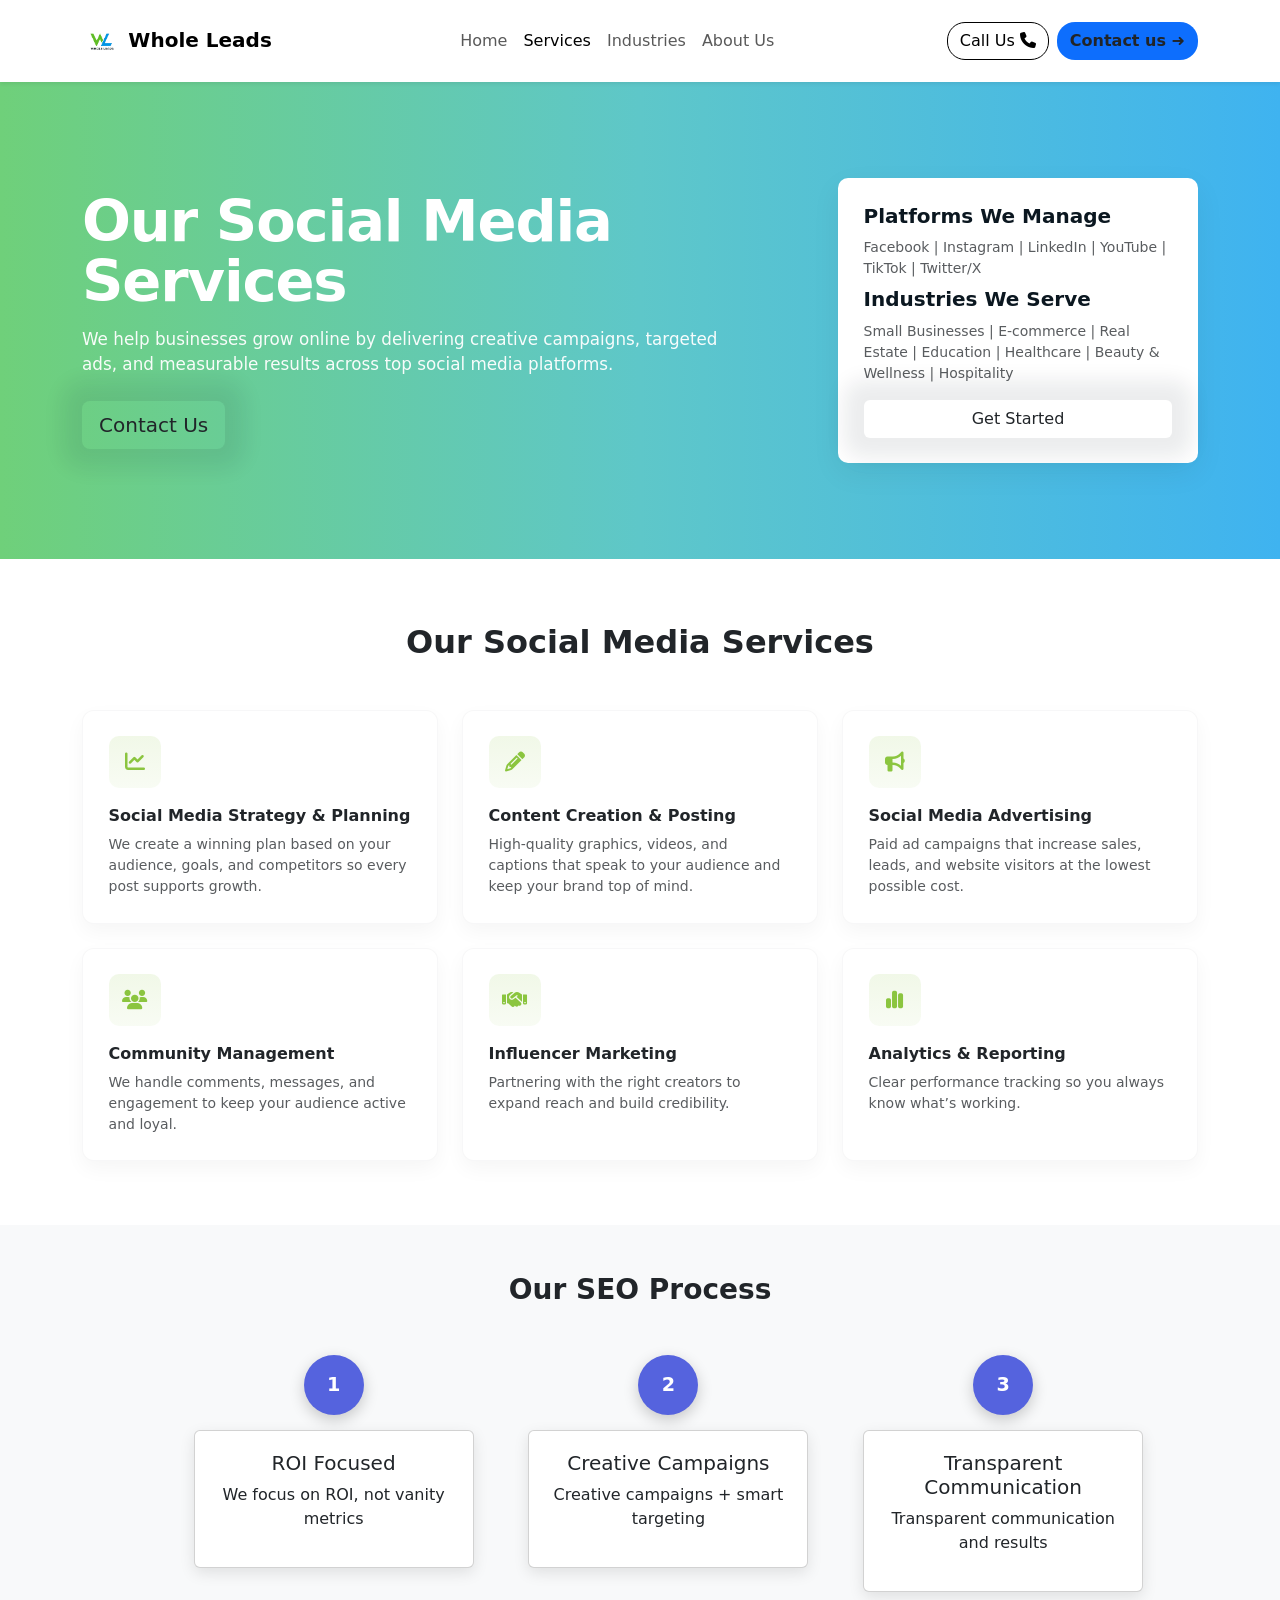
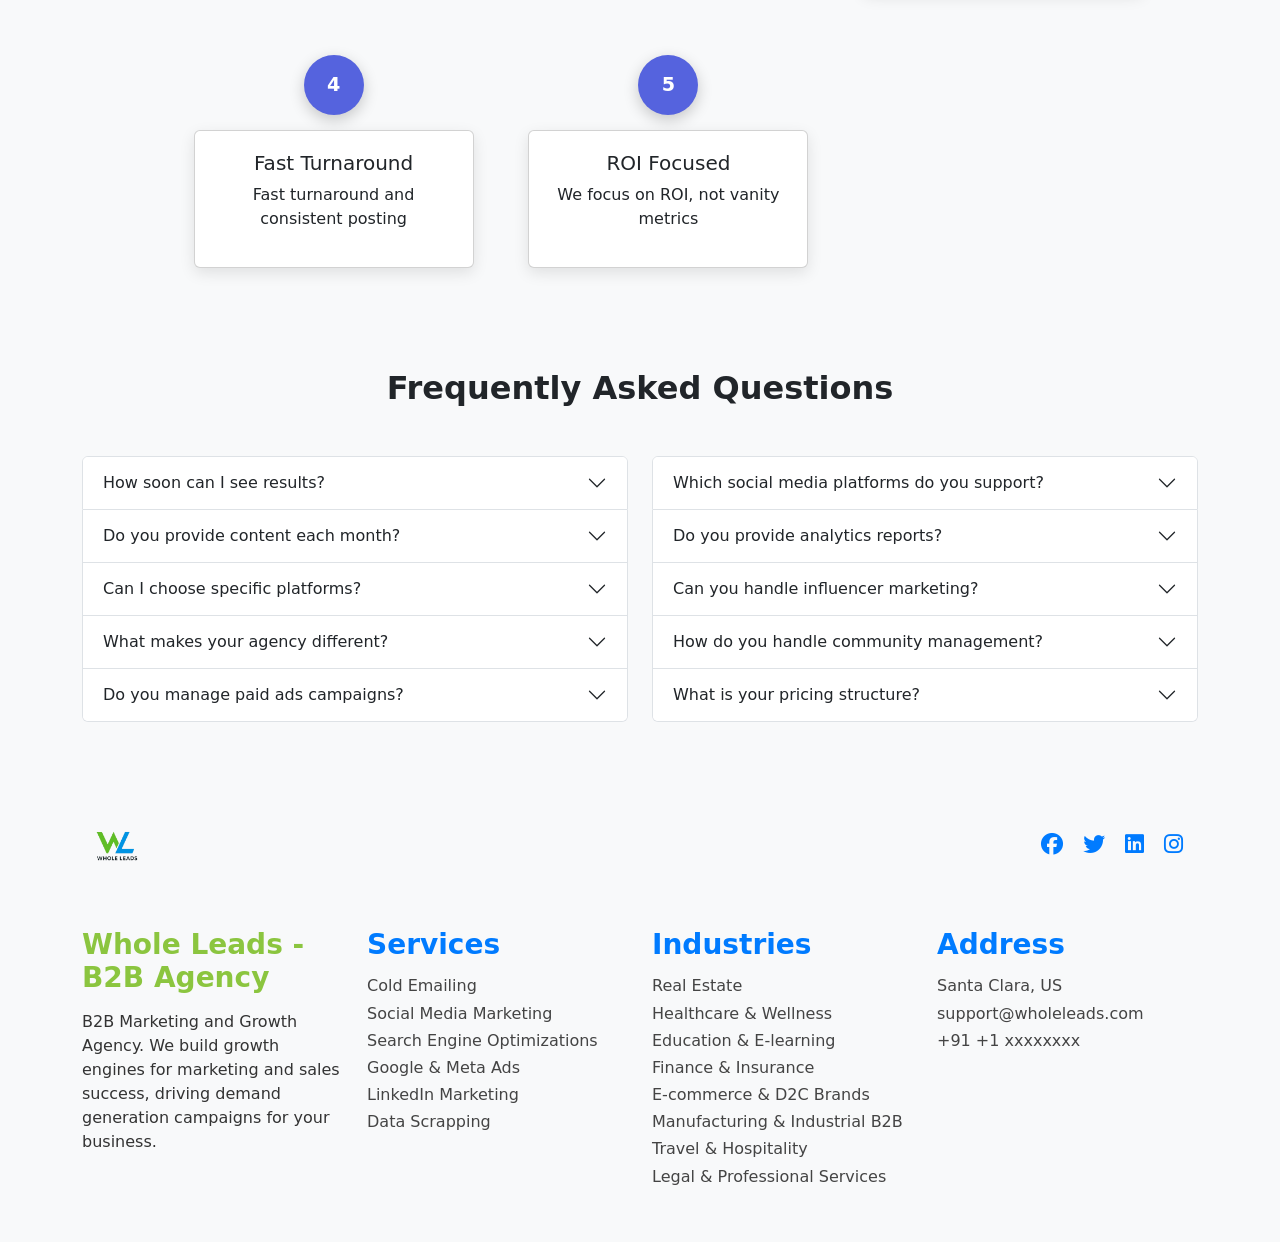
<file: services/Social-Media-Marketing.html>
<!doctype html>
<html lang="en">

<head>
  <meta charset="utf-8" />
  <meta name="viewport" content="width=device-width,initial-scale=1" />
  <title>Social Media Services — Whole Leads</title>
  <link href="social-Media-Marketing.css" rel="stylesheet">
  <link href="https://cdn.jsdelivr.net/npm/bootstrap@5.3.2/dist/css/bootstrap.min.css" rel="stylesheet">
  <link href="https://cdnjs.cloudflare.com/ajax/libs/font-awesome/6.5.0/css/all.min.css" rel="stylesheet">
  <link rel="icon" type="image/x-icon" href="/MAINLOGO/Whole-leads-main-logo.png">
</head>

<body>

  <!-- HEADER -->
  <div class="header-wholelead">
    <div class="main-sec-nav">
      <nav class="navbar navbar-expand-lg navbar-light bg-white shadow-sm py-3">
        <div class="container">
          <a class="navbar-brand" href="wholeleads.com">
            <img src="/MAINLOGO/Whole-leads-main-logo.png" alt="HOME LOGO" height="40" width="40">
            <span class="fw-bold">Whole Leads</span>
          </a>

          <button class="navbar-toggler" type="button" data-bs-toggle="collapse" data-bs-target="#navbarNav"
            aria-controls="navbarNav" aria-expandedl="false" aria-label="Toggle navigation">
            <span class="navbar-toggler-icon"></span>
          </button>

          <div class="collapse navbar-collapse" id="navbarNav">
            <ul class="navbar-nav mx-auto mb-2 mb-lg-0">
              <li class="nav-item"><a class="nav-link" href="../index.html">Home</a></li>
              <li class="nav-item"><a class="nav-link active" href="main-services-page.html">Services</a></li>
              <li class="nav-item"><a class="nav-link" href="#">Industries</a></li>
              <li class="nav-item"><a class="nav-link" href="/services/aboutus.html">About Us</a></li>
            </ul>

            <div class="d-flex">
              <a href="#" id="callUs" class="btn btn-link nav-cta me-2"
                style="text-decoration: none; color: black; border: 1px solid black; border-radius: 18px; margin-right: 10px;">
                Call Us <i class="fa-solid fa-phone"></i>
              </a>
              <a href="/Contact-Form/contact-form.html" class="btn bg-primary fw-semibold"
                style="border-radius: 18px;">Contact us ➜</a>
            </div>
          </div>
        </div>
      </nav>
    </div>
  </div>

  <!-- HERO -->
  <header class="hero">
    <div class="container">
      <div class="row align-items-center">
        <!-- left content -->
        <div class="col-lg-7 hero-col-left">
          <h1 class="headline">Our Social Media Services</h1>
          <p class="sub">We help businesses grow online by delivering creative campaigns, targeted ads, and
            measurable results across top social media platforms.</p>
          <div class="mt-4 d-flex flex-wrap gap-2">
            <a class="btn btn-cta-green btn-lg" href="/Contact-Form/contact-form.html">Contact Us</a>
          </div>
        </div>

        <!-- right card -->
        <div class="col-lg-5 d-flex justify-content-lg-end mt-4 mt-lg-0">
          <div class="audit-card">
            <h5>Platforms We Manage</h5>
            <p class="small text-muted mb-2">Facebook | Instagram | LinkedIn | YouTube | TikTok | Twitter/X</p>
            <h5>Industries We Serve</h5>
            <p class="small text-muted mb-2">Small Businesses | E-commerce | Real Estate | Education | Healthcare |
              Beauty & Wellness | Hospitality</p>
            <a class="btn btn-cta-green w-100 mt-2" href="/Contact-Form/contact-form.html">Get Started</a>
          </div>
        </div>
      </div>
    </div>
  </header>

  <!-- FEATURES / SERVICES -->
  <section id="services" class="features">
    <div class="container">
      <div class="text-center mb-5">
        <h2 class="fw-bold" style="font-size:2rem">Our Social Media Services</h2>
      </div>

      <div class="row g-4">
        <div class="col-md-4">
          <div class="feature-card">
            <div class="feature-icon"><i class="fa-solid fa-chart-line"></i></div>
            <div class="feature-title">Social Media Strategy & Planning</div>
            <p class="text-muted small mb-0">We create a winning plan based on your audience, goals, and competitors so
              every post supports growth.</p>
          </div>
        </div>

        <div class="col-md-4">
          <div class="feature-card">
            <div class="feature-icon"><i class="fa-solid fa-pencil"></i></div>
            <div class="feature-title">Content Creation & Posting</div>
            <p class="text-muted small mb-0">High-quality graphics, videos, and captions that speak to your audience and
              keep your brand top of mind.</p>
          </div>
        </div>

        <div class="col-md-4">
          <div class="feature-card">
            <div class="feature-icon"><i class="fa-solid fa-bullhorn"></i></div>
            <div class="feature-title">Social Media Advertising</div>
            <p class="text-muted small mb-0">Paid ad campaigns that increase sales, leads, and website visitors at the
              lowest possible cost.</p>
          </div>
        </div>

        <div class="col-md-4">
          <div class="feature-card">
            <div class="feature-icon"><i class="fa-solid fa-users"></i></div>
            <div class="feature-title">Community Management</div>
            <p class="text-muted small mb-0">We handle comments, messages, and engagement to keep your audience active
              and loyal.</p>
          </div>
        </div>

        <div class="col-md-4">
          <div class="feature-card">
            <div class="feature-icon"><i class="fa-solid fa-handshake"></i></div>
            <div class="feature-title">Influencer Marketing</div>
            <p class="text-muted small mb-0">Partnering with the right creators to expand reach and build credibility.
            </p>
          </div>
        </div>

        <div class="col-md-4">
          <div class="feature-card">
            <div class="feature-icon"><i class="fa-solid fa-chart-simple"></i></div>
            <div class="feature-title">Analytics & Reporting</div>
            <p class="text-muted small mb-0">Clear performance tracking so you always know what’s working.</p>
          </div>
        </div>
      </div>
    </div>
  </section>

  <!-- PROCESS / WHY CHOOSE US -->
  <section id="process" class="py-5 bg-light">
    <div class="container position-relative" style="min-height: 600px;">
      <h3 class="text-center fw-bold mb-5">Our SEO Process</h3>
      <div class="process-flow position-relative">
        <!-- Steps -->
        <div class="step step-1">
          <div class="circle">1</div>
          <div class="card">
            <h5>ROI Focused</h5>
            <p>We focus on ROI, not vanity metrics</p>
          </div>
        </div>
        <div class="step step-2">
          <div class="circle">2</div>
          <div class="card">
            <h5>Creative Campaigns</h5>
            <p>Creative campaigns + smart targeting</p>
          </div>
        </div>
        <div class="step step-3">
          <div class="circle">3</div>
          <div class="card">
            <h5>Transparent Communication</h5>
            <p>Transparent communication and results</p>
          </div>
        </div>
        <div class="step step-4">
          <div class="circle">4</div>
          <div class="card">
            <h5>Fast Turnaround</h5>
            <p>Fast turnaround and consistent posting</p>
          </div>
        </div>
        <div class="step step-5">
          <div class="circle">5</div>
          <div class="card">
            <h5>ROI Focused</h5>
            <p>We focus on ROI, not vanity metrics</p>
          </div>
        </div>
      </div>
    </div>
  </section>

  <!-- FAQ -->
  <section id="faq-section" class="py-5 bg-light">
    <div class="container">
      <h2 class="fw-bold text-center mb-5">Frequently Asked Questions</h2>
      <div class="row g-4">
        <!-- Left Column -->
        <div class="col-lg-6">
          <div class="accordion" id="faqLeft">
            <div class="accordion-item">
              <h2 class="accordion-header" id="left1">
                <button class="accordion-button collapsed" type="button" data-bs-toggle="collapse" data-bs-target="#l1">
                  How soon can I see results?
                </button>
              </h2>
              <div id="l1" class="accordion-collapse collapse" data-bs-parent="#faqLeft">
                <div class="accordion-body">
                  Most clients begin seeing stronger engagement and reach within the first month, with leads and
                  conversions improving shortly after.
                </div>
              </div>
            </div>

            <div class="accordion-item">
              <h2 class="accordion-header" id="left2">
                <button class="accordion-button collapsed" type="button" data-bs-toggle="collapse" data-bs-target="#l2">
                  Do you provide content each month?
                </button>
              </h2>
              <div id="l2" class="accordion-collapse collapse" data-bs-parent="#faqLeft">
                <div class="accordion-body">
                  Yes. We handle ongoing creative production for posts, stories, and ads based on your agreed content
                  plan.
                </div>
              </div>
            </div>

            <div class="accordion-item">
              <h2 class="accordion-header" id="left3">
                <button class="accordion-button collapsed" type="button" data-bs-toggle="collapse" data-bs-target="#l3">
                  Can I choose specific platforms?
                </button>
              </h2>
              <div id="l3" class="accordion-collapse collapse" data-bs-parent="#faqLeft">
                <div class="accordion-body">
                  Of course. We recommend the right platforms based on your audience and budget.
                </div>
              </div>
            </div>

            <div class="accordion-item">
              <h2 class="accordion-header" id="left4">
                <button class="accordion-button collapsed" type="button" data-bs-toggle="collapse" data-bs-target="#l4">
                  What makes your agency different?
                </button>
              </h2>
              <div id="l4" class="accordion-collapse collapse" data-bs-parent="#faqLeft">
                <div class="accordion-body">
                  We focus on measurable business outcomes rather than just likes or comments.
                </div>
              </div>
            </div>

            <div class="accordion-item">
              <h2 class="accordion-header" id="left5">
                <button class="accordion-button collapsed" type="button" data-bs-toggle="collapse" data-bs-target="#l5">
                  Do you manage paid ads campaigns?
                </button>
              </h2>
              <div id="l5" class="accordion-collapse collapse" data-bs-parent="#faqLeft">
                <div class="accordion-body">
                  Yes, we create and manage paid campaigns to maximize ROI and generate leads efficiently.
                </div>
              </div>
            </div>

          </div>
        </div>

        <!-- Right Column -->
        <div class="col-lg-6">
          <div class="accordion" id="faqRight">

            <div class="accordion-item">
              <h2 class="accordion-header" id="right1">
                <button class="accordion-button collapsed" type="button" data-bs-toggle="collapse" data-bs-target="#r1">
                  Which social media platforms do you support?
                </button>
              </h2>
              <div id="r1" class="accordion-collapse collapse" data-bs-parent="#faqRight">
                <div class="accordion-body">
                  We manage Facebook, Instagram, LinkedIn, YouTube, TikTok, and Twitter/X to reach your audience
                  effectively.
                </div>
              </div>
            </div>

            <div class="accordion-item">
              <h2 class="accordion-header" id="right2">
                <button class="accordion-button collapsed" type="button" data-bs-toggle="collapse" data-bs-target="#r2">
                  Do you provide analytics reports?
                </button>
              </h2>
              <div id="r2" class="accordion-collapse collapse" data-bs-parent="#faqRight">
                <div class="accordion-body">
                  Absolutely. We provide clear performance reports so you know exactly what’s working.
                </div>
              </div>
            </div>

            <div class="accordion-item">
              <h2 class="accordion-header" id="right3">
                <button class="accordion-button collapsed" type="button" data-bs-toggle="collapse" data-bs-target="#r3">
                  Can you handle influencer marketing?
                </button>
              </h2>
              <div id="r3" class="accordion-collapse collapse" data-bs-parent="#faqRight">
                <div class="accordion-body">
                  Yes, we partner with the right creators to expand your reach and build credibility.
                </div>
              </div>
            </div>

            <div class="accordion-item">
              <h2 class="accordion-header" id="right4">
                <button class="accordion-button collapsed" type="button" data-bs-toggle="collapse" data-bs-target="#r4">
                  How do you handle community management?
                </button>
              </h2>
              <div id="r4" class="accordion-collapse collapse" data-bs-parent="#faqRight">
                <div class="accordion-body">
                  We monitor comments, messages, and interactions to keep your audience active and engaged.
                </div>
              </div>
            </div>

            <div class="accordion-item">
              <h2 class="accordion-header" id="right5">
                <button class="accordion-button collapsed" type="button" data-bs-toggle="collapse" data-bs-target="#r5">
                  What is your pricing structure?
                </button>
              </h2>
              <div id="r5" class="accordion-collapse collapse" data-bs-parent="#faqRight">
                <div class="accordion-body">
                  We offer flexible pricing based on project scope — no hidden fees, just results.
                </div>
              </div>
            </div>

          </div>
        </div>

      </div>
    </div>
  </section>


  <!-- START FOOTER -->
  <div class="fotter-wholeleads">
    <div class="fotter-sec-1">
      <div class="container">
        <div class="row align-items-center">
          <div class="col-md-3">
            <img src="images-services/Whole-leads-main-logo.png">
          </div>
          <div class="col-md-5"></div>
          <div class="col-md-4 text-md-end text-center">
            <div class="social-icon">
              <a href="#" alt="Facebook"><i class="fa-brands fa-facebook"></i></a>
              <a href="https://x.com/Whole_Leads" alt="Twitter"><i class="fa-brands fa-twitter"></i></a>
              <a href="https://www.linkedin.com/in/whole-leads-a95514388" alt="Linkedin"><i
                  class="fa-brands fa-linkedin"></i></a>
              <a href="https://www.instagram.com/whole_leads/" alt="Instagram"><i
                  class="fa-brands fa-instagram"></i></a>
            </div>
          </div>
        </div>
      </div>
    </div>

    <div class="fotter-sec-2 py-5">
      <div class="container">
        <div class="row">
          <div class="col-md-3">
            <h3 style="color: #8BC53F;">Whole Leads - B2B Agency</h3>
            <p>B2B Marketing and Growth Agency. We build growth engines for marketing and sales success, driving demand
              generation campaigns for your business.</p>
          </div>
          <div class="col-md-3">
            <h3>Services</h3>
            <h6><a href="/services/cold-emailing.html">Cold Emailing</a></h6>
            <h6><a href="/services/Social-Media-Marketing.html">Social Media Marketing</a></h6>
            <h6><a href="/services/Seo.html">Search Engine Optimizations</a></h6>
            <h6><a href="/services/Goggle-&-meta-ads.html">Google & Meta Ads</a></h6>
            <h6><a href="/services/Linkedin-marketing.html">LinkedIn Marketing</a></h6>
            <h6><a href="/services/Data-scrapping.html">Data Scrapping</a></h6>
          </div>
          <div class="col-md-3">
            <h3>Industries</h3>
            <h6><a href="#">Real Estate</a></h6>
            <h6><a href="#">Healthcare & Wellness</a></h6>
            <h6><a href="#">Education & E-learning</a></h6>
            <h6><a href="#">Finance & Insurance</a></h6>
            <h6><a href="#">E-commerce & D2C Brands</a></h6>
            <h6><a href="#">Manufacturing & Industrial B2B</a></h6>
            <h6><a href="#">Travel & Hospitality</a></h6>
            <h6><a href="#">Legal & Professional Services</a></h6>
          </div>
          <div class="col-md-3">
            <h3>Address</h3>
            <h6><a href="#">Santa Clara, US</a></h6>
            <h6><a href="#">support@wholeleads.com</a></h6>
            <h6><a href="#">+91 +1 xxxxxxxx</a></h6>
          </div>
        </div>
      </div>
    </div>
  </div>
  <script>
    document.getElementById('callUs').addEventListener('click', function (e) {
      e.preventDefault();
      var phoneNumber = "+919999999999";

      var isMobile = /Android|iPhone|iPad|iPod|Opera Mini|IEMobile|Mobile/i.test(navigator.userAgent);

      if (isMobile) {
        window.location.href = "tel:" + phoneNumber;
      } else {

        alert("Call us at: " + phoneNumber);
      }
    });
  </script>
  <script src="https://cdn.jsdelivr.net/npm/bootstrap@5.3.2/dist/js/bootstrap.bundle.min.js"></script>
</body>

</html>
</file>
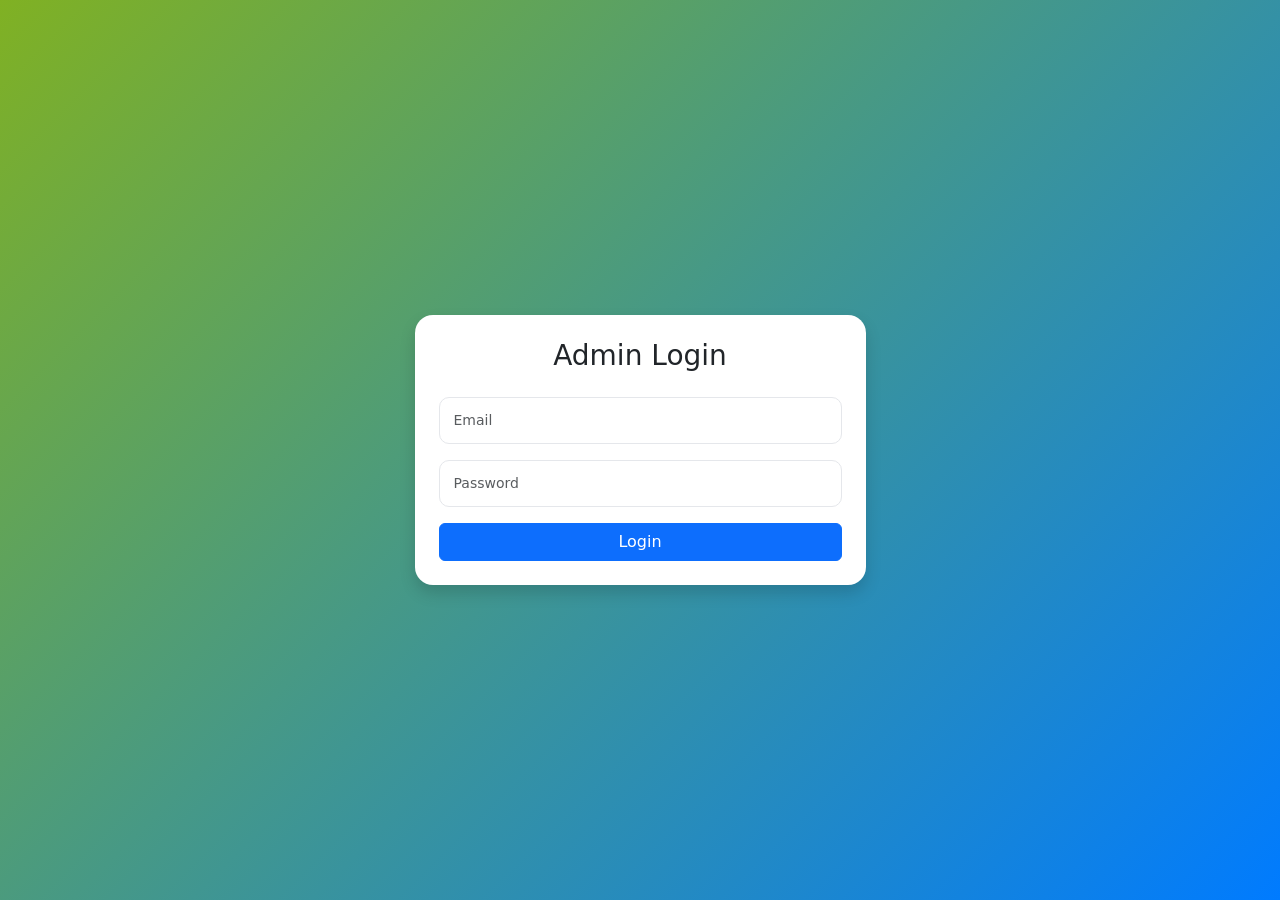
<file: templates/adminlogin.html>
<!DOCTYPE html>
<html lang="en">
<head>
  <meta charset="UTF-8" />
  <meta name="viewport" content="width=device-width, initial-scale=1.0" />
  <title>Admin Login</title>

  <link rel="preconnect" href="https://cdn.jsdelivr.net">
  <link rel="preload" href="/static/admin.css" as="style">
  <link href="https://cdn.jsdelivr.net/npm/bootstrap@5.3.2/dist/css/bootstrap.min.css" rel="stylesheet">
  <link rel="stylesheet" href="/static/admin.css">
</head>

<body class="bg-light">
<div class="container">
  <div class="row justify-content-center align-items-center vh-100">
    <div class="col-md-5">
      <div class="card shadow">
        <div class="card-body p-4">
          <h3 class="text-center mb-4">Admin Login</h3>

          <form id="loginForm">
            <input type="email" id="email" class="form-control mb-3" placeholder="Email" required>
            <input type="password" id="password" class="form-control mb-3" placeholder="Password" required>
            <button class="btn btn-primary w-100">Login</button>
          </form>

        </div>
      </div>
    </div>
  </div>
</div>

<script>
const BASE_URL = "https://leads-backend-2piw.onrender.com/api";

// timeout helper (agar server slow ho)
function timeoutFetch(url, options = {}, ms = 15000) {
  return Promise.race([
    fetch(url, options),
    new Promise((_, reject) => setTimeout(() => reject(new Error("Request timed out")), ms)),
  ]);
}

document.getElementById("loginForm").addEventListener("submit", async (e) => {
  e.preventDefault();

  const btn = e.target.querySelector("button");
  btn.disabled = true;
  btn.innerText = "Logging in...";

  const emailVal = document.getElementById("email").value.trim();
  const passwordVal = document.getElementById("password").value.trim();

  try {
    const res = await timeoutFetch(`${BASE_URL}/auth/login`, {
      method: "POST",
      headers: { "Content-Type": "application/json" },
      body: JSON.stringify({ email: emailVal, password: passwordVal }),
    });

    const data = await res.json();
    console.log("LOGIN RESPONSE:", data);

    const token = data.token || data.data?.token || data.accessToken;

    if (!res.ok || !token) throw new Error(data.message || "Login failed");

    localStorage.setItem("token", token);

    // 👇 Welcome popup
    alert("Welcome to Wholeleads Admin 👋");

    // 👇 slight delay then redirect
    setTimeout(() => {
      window.location.href = "admin.html";
    }, 1200);

  } catch (err) {
    alert(err.message || "Server slow hai. Please try again.");
  } finally {
    btn.disabled = false;
    btn.innerText = "Login";
  }
});
</script>

</body>
</html>
</file>
<file: WholeLeads.css>
html {
  scroll-behavior: smooth;
}
/* SERVICES DROPDOWN */
.navbar .dropdown:hover .dropdown-menu {
  display: block;
  margin-top: 0;
}

.dropdown-menu {
  border-radius: 10px;
  padding: 10px 0;
  border: none;
  box-shadow: 0 10px 25px rgba(0, 0, 0, 0.12);
}

.dropdown-item {
  font-size: 14px;
  padding: 10px 20px;
}

.dropdown-item:hover {
  background-color: #f5f5f5;
  color: #8BC53F; /* WholeLeads green */
}

* {
  margin: 0;
  padding: 0;
  box-sizing: border-box;
}

.hero-heading span {
  display: inline-block;
  font-size: clamp(2rem, 6vw, 5rem);
  font-weight: bold;
  line-height: 1.2;
}

.sub-text {
  font-size: clamp(1rem, 2vw, 1.25rem);
  max-width: 100%;
  margin-top: 15px;
  color: #fff;
}

.logo-track img {
  width: clamp(100px, 15vw, 250px);
  height: auto;
  margin: 10px;
}

.circle-wrapper {
  position: relative;
  width: clamp(280px, 60vw, 500px);
  height: clamp(280px, 60vw, 500px);
  margin: auto;
  border-radius: 50%;
  border: 2px dashed #ccc;
}

.center-box {
  position: absolute;
  top: 50%;
  left: 50%;
  transform: translate(-50%, -50%);
  width: clamp(120px, 30vw, 180px);
  height: clamp(120px, 30vw, 180px);
  border: 3px solid yellow;
  border-radius: 50%;
  display: flex;
  align-items: center;
  justify-content: center;
  font-size: clamp(12px, 2vw, 14px);
  text-align: center;
  background: white;
  font-weight: 600;
}

.circle-item {
  position: absolute;
  width: clamp(50px, 10vw, 70px);
  height: clamp(50px, 10vw, 70px);
  border: 2px solid green;
  border-radius: 50%;
  display: flex;
  align-items: center;
  justify-content: center;
  background: white;
  font-size: clamp(18px, 4vw, 24px);
  font-weight: bold;
}

.circle-item.top {
  top: -10px;
  left: 50%;
  transform: translateX(-50%);
}

.circle-item.right {
  top: 50%;
  right: -10px;
  transform: translateY(-50%);
}

.circle-item.bottom {
  bottom: -10px;
  left: 50%;
  transform: translateX(-50%);
}

.circle-item.left {
  top: 50%;
  left: -10px;
  transform: translateY(-50%);
}

.pricing-card {
  padding: 20px;
  border-radius: 12px;
  text-align: center;
  height: 100%;
  box-shadow: 0px 4px 8px rgba(0, 0, 0, 0.1);
  background: white;
}

.pricing-card h3 {
  font-size: clamp(1.2rem, 2.5vw, 1.5rem);
  margin-bottom: 10px;
}

.pricing-card .price {
  font-size: clamp(1rem, 2.5vw, 1.3rem);
  color: #fff;
  font-weight: bold;
}

.btn-custom {
  background: #ffcc00;
  border: 2px solid #000;
  padding: 10px 20px;
  font-size: 16px;
  border-radius: 8px;
  transition: 0.3s;
}

.btn-custom:hover {
  background: #000;
  color: #fff;
  border-color: #007bff;
}

/* Mobile Adjustments */
@media (max-width: 768px) {
  .hero-heading {
    text-align: center;
  }

  .stats-col {
    flex-direction: column;
    align-items: center;
  }

  .main-section-4 .row {
    flex-direction: column;
    text-align: center;
  }

  .main-section-5 img {
    max-width: 100%;
    height: auto;
  }

  .pricing-card {
    margin-bottom: 20px;
  }
}

body {
  font-family: 'Montserrat', sans-serif;
  overflow-x: hidden;
}

html,
body {
  max-width: 100%;
  overflow-x: hidden;
}

.header-wholelead {
  font-family:
    Overpass;
}

.navbar-brand {
  display: flex;
  align-items: center;
}

.navbar-brand a {
  height: 30px;
}


.nav-link {
  padding-left: 1rem;
  padding-right: 1rem;
  font-weight: 500;
}

.nav-link:hover {
  color: #007bff;
}

.nav-cta {
  font-weight: 500;
  text-decoration: none;

}

.navbar-nav .nav-link {
  padding: 8px 15px;
  border-radius: 5px;
  transition: all 0.6s ease;
}

.navbar-nav .nav-link:hover {
  background-color: #007bff;
  color: #fff !important;
}

/* NAVBAR ENDED */

/*STARTED MAIN SECTION*/
.mainsection-wholelead {
  background-image: url('WholeImages/background/hero-bg.jpg');
  background-size: cover;
  background-position: center;
  padding: 80px 0;
  color: #fff;
}

.hero-heading {
  font-weight: 900;
  font-size: clamp(2.5rem, 7vw, 6rem);
  line-height: 1.1;
  margin-bottom: 1rem;
}



.text-highlight {
  color: #A3FF1C;
  letter-spacing: 1px;
}

.sub-text {
  font-size: clamp(1rem, 2vw, 1.25rem);
  max-width: 420px;
  margin: 0 auto;
}

.stat h4 {
  font-weight: 700;
  font-size: clamp(1rem, 2vw, 1.3rem);
  color: #fff;
}

.btn-success {
  background-color: #8BC53F;
  border-color: #8BC53F;
  font-weight: 600;
  padding: 0.8rem 2rem;
}

.btn-success:hover {
  background-color: #75a933;
  border-color: #75a933;
}

@media (max-width: 991px) {
  .stats-col {
    margin-top: 40px;
  }
}

.main-section-2 h1 {
  font-size: 18px;
  line-height: normal;
  font-weight: 700;
  text-transform: uppercase;
}

.logo-slider {
  width: 100%;
  overflow: hidden;
  position: relative;
}

.main-section-3 {
  overflow: hidden;
  margin-top: 30px;
}

.logo-track {
  display: flex;
  justify-content: flex-start;
  align-items: center;
  gap: 20px;
  flex-wrap: nowrap;
  animation: scroll 20s linear infinite;
}

.logo-track img {
  max-height: 80px;
  object-fit: contain;
}

@keyframes scroll {
  0% {
    transform: translateX(0);
  }

  100% {
    transform: translateX(-50%);
  }
}


.logo-track {
  display: flex;
  animation: scroll 30s linear infinite;
}

.logo-track img {
  width: 250px;
  margin: 0 30px;
  height: 100px;
  object-fit: contain;
}


@keyframes scroll {
  0% {
    transform: translateX(100%);
  }

  100% {
    transform: translateX(-100%);
  }
}


@media (max-width:768px) {
  .logo-track img {
    width: 150px;
    margin: 0px 15px;
  }

  .logo-track {
    animation-duration: 30s;
  }
}

.main-section-4 h1 {
  text-align: center;
  text-transform: capitalize;

}

.main-section-4 {
  margin-top: 40px;
}

.main-section-4 h1 span {
  color: #A3FF1C;
}


/* MAIN WRAPPER */
.circle-wrapper {
    position: relative;
    width: 500px;
    height: 500px;
    margin: auto;
}

/* OUTER DOTTED CIRCLE */
.outer-circle {
    position: absolute;
    width: 100%;
    height: 100%;
    border: 4px dotted #8dfc5f;
    border-radius: 50%;
}

/* CENTER CIRCLE */
.center-box {
    position: absolute;
    top: 50%;
    left: 50%;
    transform: translate(-50%, -50%);
    width: 220px;
    height: 220px;
    background: #0d1826;
    border: 3px solid #8dfc5f;
    border-radius: 50%;
    display: flex;
    align-items: center;
    justify-content: center;
    text-align: center;
    color: white;
    font-weight: bold;
    padding: 10px;
}

/* ITEMS */
.circle-item {
    position: absolute;
    width: 80px;
    height: 80px;
    border: 3px solid #8dfc5f;
    border-radius: 50%;
    background: rgba(13, 24, 38, 0.9);
    display: flex;
    align-items: center;
    justify-content: center;
    color: white;
    font-size: 26px;
    transition: 0.3s ease;
}

.circle-item:hover {
  background: #A3FF1C;
  color: #00Bfff;
  transform: scale(1.2);
  box-shadow: 0 0 15px #A3FF1C;
}

/* DESKTOP POSITIONS (circle-making positions) */
.circle-item:nth-child(3) { transform: translate(210px, 10px); }
.circle-item:nth-child(4) { transform: translate(380px, 120px); }
.circle-item:nth-child(5) { transform: translate(380px, 300px); }
.circle-item:nth-child(6) { transform: translate(210px, 400px); }
.circle-item:nth-child(7) { transform: translate(35px, 300px); }
.circle-item:nth-child(8) { transform: translate(35px, 120px); }

/* -------------------------------------- */
/*        MOBILE RESPONSIVE FIX          */
/* -------------------------------------- */
@media (max-width: 600px) {

    .circle-wrapper {
        width: 320px;
        height: 320px;
    }

    .outer-circle {
        border-width: 3px;
    }

    .center-box {
        width: 130px;
        height: 130px;
        font-size: 12px;
        padding: 5px;
    }

    .circle-item {
        width: 55px;
        height: 55px;
        font-size: 16px;
    }

    /* NEW: FIXED MOBILE POSITIONS */
    .circle-item:nth-child(3) { transform: translate(135px, -5px); }
    .circle-item:nth-child(4) { transform: translate(250px, 70px); }
    .circle-item:nth-child(5) { transform: translate(250px, 195px); }
    .circle-item:nth-child(6) { transform: translate(135px, 265px); }
    .circle-item:nth-child(7) { transform: translate(20px, 195px); }
    .circle-item:nth-child(8) { transform: translate(20px, 70px); }
}

.main-section-5 {
  margin-top: 60px;
}

.main-section-5 p {
  font-size: 34px;
  font-weight: 500;
  text-transform: capitalize;
  color: #c3b9b9;
}


.main-section-5 h1 {
  font-size: 70px;
  font-weight: 800;
  color: #acacac;
}

.main-section-5 img {
  display: block;
  width: 100%;
  height: 100%;
}

.main-section-5 span {
  font-size: 70px;
  text-transform: uppercase;
  font-weight: 300px;
  color: #fff;
}

.main-section-5 h2 {
  color: #acacac;
  font-size: 34px;
  font-weight: 600;
  text-transform: capitalize;
  color: #c3b9b9;
}

.main-sec-1 i {
  font-size: 50px;
  margin-bottom: 40px;
}

.main-sec-1 h4 {
  font-size: 18px;
  font-weight: 900;
}

.main-sec-1 h4 span {
  font-size: 18px;
  font-weight: 500;
}

.main-sec-1 p {
  font-size: 24px;
  font-weight: 700;
  text-transform: uppercase;
  margin-bottom: 20px;
}

.book-button {
  font-size: 22px;
  padding: 15px 20px;
  height: 80px;
  background-color: #80b122;
  color: #fff;
  border: 1px solid #80b122;
  border-radius: 40px;
  font-family: Montserrat, Arial, system-ui, sans-serif;
  font-weight: 700;
  text-decoration: none;
  transition: all 0.4s ease-in-out;
}

.book-button:hover {
  background-color: #007bff;
}

.book-button i {
  font-size: 30px;
  margin-bottom: 0px;
  margin-right: 18px;
}

.book-button span {
  font-size: 22px;
  font-weight: 600;

}

a,
a:hover {
  text-decoration: none;
  color: inherit;
}

.main-sec-nav ul i {
  padding-left: 8px;
}

.main-sec-1 h2 span {
  font-size: 30px;
  font-weight: 400;
}

.accordion-button {
  position: relative;
  padding-left: 60px;
  border: none;
  box-shadow: none;
  background-color: #f8f9fa;
  border-radius: 8px;
  margin-bottom: 10px;
}

.accordion-button:focus {
  box-shadow: none;
}

.accordion-button:not(.collapsed) {
  background-color: #e9ecef;
}

.accordion-item {
  border: none;
}

.accordion-number {
  position: absolute;
  left: -20px;
  top: 50%;
  transform: translateY(-50%);
  width: 40px;
  height: 40px;
  background: #0d6efd;
  color: white;
  border-radius: 50%;
  display: flex;
  justify-content: center;
  align-items: center;
  font-weight: bold;
  font-size: 1.2rem;
  box-shadow: 0 0 5px rgba(0, 0, 0, 0.2);
}

.toggle-sec h1 {
  color: #000;
}

.accordion-item button {
  color: #6c9422;
  font-size: 20px;
  font-weight: 700;
}

.accordion-number {
  background-color: #6c9422;
}

.accordion-button i {
  transition: transform 0.3s ease;
}

.accordion-button:not(.collapsed) i {
  transform: rotate(180deg);
}

.toggle-heading {
  margin-top: 30px;
  margin-bottom: 30px;
}

.toggle-sec {
  margin-bottom: 80px;
}

.testimonial-home {
  margin-top: 20px;
}

.testimonial-home a {
  text-decoration: none;
}

.testimonial-home a img {
  max-width: 100%;
}

.heading-6-t {
  color: #84bb3d;
  padding-bottom: 17px;
}

.pricing-card .testimonial-home h2 {
  font-size: 44px;
  font-weight: bold;
  padding-bottom: 12px;
  font-family: "DM Serif Display";
}

.testimonial-home h4 {
  font-size: 22px;
  font-weight: 700;
  padding-bottom: 12px;
}

.testimonial-home p {
  font-size: 18px;
  font-weight: 400;
  padding-bottom: 12px;
}


.pricing-section {
  padding: 60px 0;
}

.pricing-card {
  background: #111;
  border-radius: 15px;
  padding: 25px;
  text-align: center;
  transition: 0.3s;
  border: 2px solid transparent;
  max-width: 300px;
  margin: 0 auto;
}

.pricing-card h3 {
  color: #8BC53F;
  margin-bottom: 20px;
}

.pricing-card .price {
  font-size: 1.8rem;
  margin-bottom: 20px;
}

.pricing-card ul {
  list-style: none;
  padding: 0;
  margin: 20px 0;
  text-align: left;
}

.pricing-card ul li {
  margin: 8px 0;
  display: flex;
  align-items: center;
}

.pricing-card ul li::before {
  content: "✔";
  color: #8BC53F;
  margin-right: 10px;
}

.btn-pricing {
  display: inline-block;
  padding: 8px 20px;
  border-radius: 8px;
  font-weight: bold;
  background: transparent;
  border: 2px solid #fff;
  color: #fff;
  transition: 0.3s;
}

.btn-pricing:hover {
  background: #8bc53f;
  border-color: #8bc53f;
  color: #fff;
}

.pricing-card.popular {
  border: 2px solid #007bff;
  position: relative;
}

.pricing-card.popular::before {
  content: "Most Popular";
  position: absolute;
  top: -15px;
  left: 50%;
  transform: translateX(-50%);
  background: #007bff;
  color: #000;
  padding: 5px 12px;
  border-radius: 20px;
  font-size: 0.8rem;
  font-weight: bold;
}

.pricing-card.green-border {
  border: 2px solid #00ff66;
}

.pricing-main-heading {
  margin-top: 70px;
}

.pricing-main-heading h2 {
  text-align: center;
}

.pricing-main-heading h2 span {
  color: #8bc53f;
}

.pricing-main-heading p {
  text-align: center;
}

.testimonial-home h4 span {
  color: #8bc53f;
}

.testimonial-2 {
  margin-top: 70px;
}

.testimonial-2 h3 {
  padding-top: 20px;
  padding-bottom: 20px;
}

.testimonial-2 span {
  color: #8bc53f;
}

.testimonial-2 p {
  padding-bottom: 10px;
}

/*MAIN SECTION ENDED*/

/*STARTED FOOTER*/

.fotter-wholeleads {
  background-color: #181818;
  padding-bottom: 50px;

}

.fotter-sec-1 img {
  width: 180px;
  height: 180px;
}

.social-icon a i {
  font-size: 35px;
  color: #fff;
}

.social-icon {
  margin-top: 50px;
  display: flex;
  justify-content: space-around;

}

.fotter-sec-2 h3 {
  color: #9d9d9d;
  font-size: 19px;
  font-weight: 600;
  padding-bottom: 7px;
  text-transform: uppercase;
}

.fotter-sec-2 h6 {
  font-size: 14px;
  font-weight: 400;
  color: #fff;
  padding-bottom: 10px;
}

.fotter-sec-2 p {
  color: #fff;
}
</file>
<file: Contact-Form/contact.css>
body {
    font-family: 'Poppins', sans-serif;
    background: #f0f2f5;
}

.contact-section {
    display: flex;
    flex-wrap: wrap;
    overflow: hidden;
}

.left-side {

    min-height: 500px;
    display: flex;
    flex-direction: column;
    justify-content: center;
    border-radius: 0;
}

.left-side h1 {
    font-weight: 700;
    font-size: 2.8rem;
    color: #8bc53f;
}

.left-side h3 {
    font-weight: 500;
    font-size: 1.6rem;
    color: #007bff;
}

.left-side p {
    font-size: 1rem;
    line-height: 1.6;
    color: #007bff;
}

.right-side {
    min-height: 500px;
}

.right-side .form-control {
    border-radius: 10px;
    padding: 12px;
    border: 1px solid #ddd;
    transition: all 0.3s ease;
}

.right-side .form-control:focus {
    border-color: #5563DE;
    box-shadow: 0 0 10px rgba(85, 99, 222, 0.2);
    outline: none;
}

.right-side .btn-primary {
    background: #8bc53f;
    border: none;
    border-radius: 10px;
    font-weight: 500;
    transition: all 0.3s ease;
}

.right-side .btn-primary:hover {
    background: #4351b8;
    transform: translateY(-2px);
}

#response {
    font-weight: 500;
}
#response.success { color: #28a745; }
#response.error { color: #dc3545; }

@media (max-width: 992px) {
    .left-side, .right-side {
        min-height: auto;
        text-align: center;
    }
}
</file>
<file: services/aboutus.css>
:root {
    --main: #8bc53f;
    --accent: #007bff;
    --bg: #f7f8fa;
    --card: #ffffff;
    --muted: #6c757d;
    font-family: 'Inter', system-ui, -apple-system, 'Segoe UI', Roboto, 'Helvetica Neue', Arial;
}

body {
    background: var(--bg);
    color: #222
}

.hero {
    background: linear-gradient(90deg, rgba(139, 197, 63, 0.12) 0%, rgba(0, 123, 255, 0.06) 100%);
    border-left: 6px solid var(--main);
    border-radius: 12px;
    padding: 36px;
}

.badge-main {
    background: var(--main);
    color: #fff;
    border-radius: 8px;
    padding: 6px 10px;
    font-weight: 600
}

.btn-main {
    background: var(--main);
    border: 0;
    color: #fff
}

.btn-outline-accent {
    border-color: var(--accent);
    color: var(--accent)
}

.stat {
    font-weight: 800;
    font-size: 1.6rem;
    color: var(--main)
}

.feature-icon {
    width: 48px;
    height: 48px;
    border-radius: 10px;
    display: inline-grid;
    place-items: center;
    background: #fff;
    box-shadow: 0 6px 18px rgba(0, 0, 0, 0.06)
}

.card-soft {
    background: linear-gradient(180deg, #fff 0%, #fbfcfd 100%);
    border: 0;
    border-radius: 12px;
    box-shadow: 0 8px 30px rgba(16, 24, 40, 0.06);
}

footer {
    padding: 28px 0;
}

@media (max-width:767px) {
    .hero {
        padding: 22px
    }

    .stat {
        font-size: 1.25rem
    }
}
</file>
<file: services/blog-detail.css>
.blog-wrapper h1 {
  font-size: 28px;
  font-weight: 700;
  margin-bottom: 18px;
}

.blog-meta {
  color: #777;
  font-size: 14px;
  margin-bottom: 18px;
}

.blog-content {
  line-height: 1.7;
  font-size: 16px;
}
.blog-content img {
  max-width: 100%;
  height: auto;
  display: block;
}
</file>
<file: services/Seo.css>
.hero-section {
  background: linear-gradient(#00000099, rgba(0, 0, 0, 0.6)),
    url('https://images.unsplash.com/photo-1504384308090-c894fdcc538d') center/cover no-repeat;
  color: #8bc53f;
  text-align: center;
  padding: 120px 0;
}

.hero-section h1 {
  font-size: 3rem;
  font-weight: 700;
}

.hero-section p {
  font-size: 1.2rem;
  margin-top: 15px;
}

.content-section {
  padding: 80px 0;
}

.content-section h2 {
  color: #8bc53f;
  font-weight: 700;
  margin-bottom: 20px;
  text-align: center;
  text-transform: uppercase;
}

.content-section h3 {
  color: #8bc53f;
  font-weight: 600;
  margin-top: 40px;
}

.content-section p {
  color: #0e6efd;
  line-height: 1.8;
  font-size: 1.05rem;
}

.content-section ul {
  margin-top: 15px;
}

.content-section ul li {
  margin-bottom: 10px;
  color: #0e6efd;
}

.main-section-2 h4 {
  text-align: center;
}

.main-section-2 p {
  text-align: center;
}

.main-section-2 img {
  max-width: 100%;
}

.main-section-3 {
  margin-top: 50px;
  margin-bottom: 50px;
}

.main-section-3 a {
  text-decoration: none;
  color: white;
  background-color: #8bc53f;
  padding-top: 10px;
  padding-right: 30px;
  padding-bottom: 10px;
  padding-left: 30px;
  border-radius: 20px;
  border: 1px solid #007bff;
}

.main-section-4 {
  margin-top: 50px;
  color: #8bc53f;
}

.main-section-5 {
  margin-bottom: 50px;
}

.main-section-5 span {
  padding-top: 10px;
  padding-right: 10px;
  padding-bottom: 10px;
  padding-left: 10px;
  border: 2px solid #8bc53f;
  border-radius: 50px;

}

.main-section-5 h1 {
  margin-top: 50px;
  font-size: 55px;
  text-transform: capitalize;
}

.main-section-5 h6 {
  margin-top: 30px;
  margin-bottom: 30px;
}

.main-section-5 a {
  text-decoration: none;
  background-color: #8bc53f;
  color: #333;
  padding-top: 15px;
  padding-left: 30px;
  padding-right: 30px;
  padding-bottom: 15px;
  border: 1px solid #8bc53f;
  border-radius: 30px;
  font-weight: 600;
  color: #f8f9fa;
}

.fotter-wholeleads {
  background: #f8f9fa;
  color: #333;
  padding-top: 40px;
}

.fotter-sec-1 img {
  width: 70px;
}

.social-icon a {
  color: #007bff;
  font-size: 22px;
  margin-right: 15px;
  transition: all 0.3s ease;
}

.social-icon a:hover {
  color: #0056b3;
}

.fotter-sec-2 h3 {
  color: #007bff;
  font-weight: 600;
  margin-bottom: 15px;
}

.fotter-sec-2 a {
  text-decoration: none;
  color: #444;
  transition: all 0.3s ease;
}

.fotter-sec-2 a:hover {
  color: #007bff;
}

:root {
  --green: #8BC53F;
  /* dominant */
  --blue: #007bff;
  /* accent */
  --dark: #0b1720;
  --muted: #f6f7f9;
  --card-shadow: 0 10px 30px rgba(13, 27, 42, 0.06);
}

html,
body {
  height: 100%
}

body {
  font-family: Inter, system-ui, -apple-system, "Segoe UI", Roboto, "Helvetica Neue", Arial;
  color: var(--dark);
  background: #fff;
  -webkit-font-smoothing: antialiased;
  -moz-osx-font-smoothing: grayscale;
}

/* HERO gradient */
.hero {
  background: linear-gradient(90deg, #6fd07a 0%, #5ec7c9 50%, #3fb3f0 100%);
  color: #fff;
  padding: 4.5rem 0;
}

.hero .headline {
  font-weight: 800;
  line-height: 1.03;
  font-size: clamp(2rem, 4.6vw, 3.6rem);
  letter-spacing: -0.02em;
}

.hero .sub {
  max-width: 680px;
  margin-top: 1rem;
  opacity: .95;
  font-size: 1.05rem;
}

/* CTA buttons */
.btn-cta-green {
  background-color: #8BC53F;
  border: none;
  color: #072114;
  font-weight: 700;
  border-radius: 8px;
  padding: .9rem 1.25rem;
  box-shadow: 0 0px 20px 20px rgba(11, 23, 32, 0.08);
}

.btn-cta-blue {
  background: var(--blue);
  border: none;
  color: #fff;
  font-weight: 600;
  border-radius: 8px;
  padding: .9rem 1.25rem;
  margin-left: .75rem;
  opacity: .98;
}

/* right audit card */
.audit-card {
  background: #fff;
  color: var(--dark);
  border-radius: 10px;
  padding: 1.6rem;
  box-shadow: var(--card-shadow);
  max-width: 360px;
  width: 100%;
}

.audit-card h5 {
  font-weight: 700;
  margin-bottom: .6rem
}

.audit-list {
  list-style: none;
  padding: 0;
  margin: 0 0 .6rem 0
}

.audit-list li {
  display: flex;
  gap: .6rem;
  align-items: flex-start;
  padding: .25rem 0
}

.audit-list i {
  color: var(--green);
  font-size: 1.05rem;
  margin-top: 4px
}

/* Features grid */
.features {
  padding: 4rem 0;
}

.feature-card {
  background: #fff;
  border-radius: 12px;
  padding: 1.6rem;
  height: 100%;
  box-shadow: 0 8px 20px rgba(11, 23, 32, 0.04);
  border: 1px solid rgba(11, 23, 32, 0.03);
}

.feature-icon {
  width: 52px;
  height: 52px;
  border-radius: 10px;
  display: flex;
  align-items: center;
  justify-content: center;
  margin-bottom: 1rem;
  background: linear-gradient(180deg, rgba(139, 197, 63, 0.12), rgba(139, 197, 63, 0.06));
  color: var(--green);
  font-size: 1.25rem;
}

.feature-title {
  font-weight: 700;
  margin-bottom: .35rem
}

/* Process */
.process-step {
  background: #fff;
  border-radius: 10px;
  padding: 1.25rem;
  border: 1px solid rgba(11, 23, 32, 0.04);
}

/* Packages */
.price-card {
  border-radius: 10px;
  padding: 1.25rem;
  border: 1px solid rgba(11, 23, 32, 0.06);
  background: #fff
}

/* FAQ */
.faq .accordion-button {
  border-radius: 8px
}
.process-flow {
    position: relative;
    width: 100%;
}

/* Common Step Styles */
.step {
    position: absolute;
    display: flex;
    flex-direction: column;
    align-items: center;
    text-align: center;
    transition: transform 0.3s ease;
}

.step:hover { transform: translateY(-10px) scale(1.05); }

/* Circle */
.circle {
    width: 60px;
    height: 60px;
    background: #5563DE;
    color: #fff;
    border-radius: 50%;
    display: flex;
    justify-content: center;
    align-items: center;
    font-weight: 700;
    font-size: 1.2rem;
    margin-bottom: 15px;
    box-shadow: 0 5px 15px rgba(0,0,0,0.2);
    transition: transform 0.3s, box-shadow 0.3s;
}

.step:hover .circle {
    transform: scale(1.2);
    box-shadow: 0 10px 25px rgba(85, 99, 222, 0.5);
}

/* Card */
.card {
    background: #fff;
    padding: 20px;
    border-radius: 12px;
    box-shadow: 0 5px 15px rgba(0,0,0,0.1);
    max-width: 280px;
    font-size: 1rem;
    transition: transform 0.4s, box-shadow 0.4s;
}

/* Step Positions – Custom Flow */
.step-1 { top: 0; left: 10%; }
.step-2 { top: 0; left: 40%; }
.step-3 { top: 0; left: 70%; }
.step-4 { top: 300px; left: 10%; }
.step-5 { top: 300px; left: 40%; }

/* Responsive */
@media (max-width: 768px) {
    .step {
        position: relative;
        top: 0 !important;
        left: 0 !important;
        margin-bottom: 25px;
    }
    .card { max-width: 90%; }
}

/* Footer */
footer {
  background: #0b1720;
  color: #dfeef0;
  padding: 3rem 0;
  margin-top: 2rem
}

footer a {
  color: #e6efe6;
  text-decoration: none
}

footer small {
  opacity: .8
}

/* responsive tweaks */
@media(min-width:992px) {
  .hero {
    padding: 6rem 0
  }

  .hero-col-left {
    padding-right: 3rem
  }
}
</file>
<file: services/Data-scrapping.css>
.hero-section {
  background: linear-gradient(#00000099, rgba(0, 0, 0, 0.6)),
    url('https://images.unsplash.com/photo-1504384308090-c894fdcc538d') center/cover no-repeat;
  color: #8bc53f;
  text-align: center;
  padding: 120px 0;
}

.hero-section h1 {
  font-size: 3rem;
  font-weight: 700;
}

.hero-section p {
  font-size: 1.2rem;
  margin-top: 15px;
}

.content-section {
  padding: 80px 0;
}

.content-section h2 {
  color: #8bc53f;
  font-weight: 700;
  margin-bottom: 20px;
  text-align: center;
  text-transform: uppercase;
}

.content-section h3 {
  color: #8bc53f;
  font-weight: 600;
  margin-top: 40px;
}

.content-section p {
  color: #0e6efd;
  line-height: 1.8;
  font-size: 1.05rem;
}

.content-section ul {
  margin-top: 15px;
}

.content-section ul li {
  margin-bottom: 10px;
  color: #0e6efd;
}

.main-section-2 h4 {
  text-align: center;
}

.main-section-2 p {
  text-align: center;
}

.main-section-2 img {
  max-width: 100%;
}

.main-section-3 {
  margin-top: 50px;
  margin-bottom: 50px;
}

.main-section-3 a {
  text-decoration: none;
  color: white;
  background-color: #8bc53f;
  padding-top: 10px;
  padding-right: 30px;
  padding-bottom: 10px;
  padding-left: 30px;
  border-radius: 20px;
  border: 1px solid #007bff;
}

.main-section-4 {
  margin-top: 50px;
  color: #8bc53f;
}

.main-section-5 {
  margin-bottom: 50px;
}

.main-section-5 span {
  padding-top: 10px;
  padding-right: 10px;
  padding-bottom: 10px;
  padding-left: 10px;
  border: 2px solid #8bc53f;
  border-radius: 50px;

}

.main-section-5 h1 {
  margin-top: 50px;
  font-size: 55px;
  text-transform: capitalize;
}

.main-section-5 h6 {
  margin-top: 30px;
  margin-bottom: 30px;
}

.main-section-5 a {
  text-decoration: none;
  background-color: #8bc53f;
  color: #333;
  padding-top: 15px;
  padding-left: 30px;
  padding-right: 30px;
  padding-bottom: 15px;
  border: 1px solid #8bc53f;
  border-radius: 30px;
  font-weight: 600;
  color: #f8f9fa;
}

.fotter-wholeleads {
  background: #f8f9fa;
  color: #333;
  padding-top: 40px;
}

.fotter-sec-1 img {
  width: 70px;
}

.social-icon a {
  color: #007bff;
  font-size: 22px;
  margin-right: 15px;
  transition: all 0.3s ease;
}

.social-icon a:hover {
  color: #0056b3;
}

.fotter-sec-2 h3 {
  color: #007bff;
  font-weight: 600;
  margin-bottom: 15px;
}

.fotter-sec-2 a {
  text-decoration: none;
  color: #444;
  transition: all 0.3s ease;
}

.fotter-sec-2 a:hover {
  color: #007bff;
}

:root {
  --green: #8BC53F;

  --blue: #007bff;
 
  --dark: #0b1720;
  --muted: #f6f7f9;
  --card-shadow: 0 10px 30px rgba(13, 27, 42, 0.06);
}

html,
body {
  height: 100%
}

body {
  font-family: Inter, system-ui, -apple-system, "Segoe UI", Roboto, "Helvetica Neue", Arial;
  color: var(--dark);
  background: #fff;
  -webkit-font-smoothing: antialiased;
  -moz-osx-font-smoothing: grayscale;
}


.hero {
  background: linear-gradient(90deg, #6fd07a 0%, #5ec7c9 50%, #3fb3f0 100%);
  color: #fff;
  padding: 4.5rem 0;
}

.hero .headline {
  font-weight: 800;
  line-height: 1.03;
  font-size: clamp(2rem, 4.6vw, 3.6rem);
  letter-spacing: -0.02em;
}

.hero .sub {
  max-width: 680px;
  margin-top: 1rem;
  opacity: .95;
  font-size: 1.05rem;
}

.btn-cta-green {
  background-color: #8BC53F;
  border: none;
  color: #072114;
  font-weight: 700;
  border-radius: 8px;
  padding: .9rem 1.25rem;
  box-shadow: 0 0px 20px 20px rgba(11, 23, 32, 0.08);
}

.btn-cta-blue {
  background: var(--blue);
  border: none;
  color: #fff;
  font-weight: 600;
  border-radius: 8px;
  padding: .9rem 1.25rem;
  margin-left: .75rem;
  opacity: .98;
}

.audit-card {
  background: #fff;
  color: var(--dark);
  border-radius: 10px;
  padding: 1.6rem;
  box-shadow: var(--card-shadow);
  max-width: 360px;
  width: 100%;
}

.audit-card h5 {
  font-weight: 700;
  margin-bottom: .6rem
}

.audit-list {
  list-style: none;
  padding: 0;
  margin: 0 0 .6rem 0
}

.audit-list li {
  display: flex;
  gap: .6rem;
  align-items: flex-start;
  padding: .25rem 0
}

.audit-list i {
  color: var(--green);
  font-size: 1.05rem;
  margin-top: 4px
}


.features {
  padding: 4rem 0;
}

.feature-card {
  background: #fff;
  border-radius: 12px;
  padding: 1.6rem;
  height: 100%;
  box-shadow: 0 8px 20px rgba(11, 23, 32, 0.04);
  border: 1px solid rgba(11, 23, 32, 0.03);
}

.feature-icon {
  width: 52px;
  height: 52px;
  border-radius: 10px;
  display: flex;
  align-items: center;
  justify-content: center;
  margin-bottom: 1rem;
  background: linear-gradient(180deg, rgba(139, 197, 63, 0.12), rgba(139, 197, 63, 0.06));
  color: var(--green);
  font-size: 1.25rem;
}

.feature-title {
  font-weight: 700;
  margin-bottom: .35rem
}


.process-step {
  background: #fff;
  border-radius: 10px;
  padding: 1.25rem;
  border: 1px solid rgba(11, 23, 32, 0.04);
}


.price-card {
  border-radius: 10px;
  padding: 1.25rem;
  border: 1px solid rgba(11, 23, 32, 0.06);
  background: #fff
}


.faq .accordion-button {
  border-radius: 8px
}
.process-flow {
    position: relative;
    width: 100%;
}


.step {
    position: absolute;
    display: flex;
    flex-direction: column;
    align-items: center;
    text-align: center;
    transition: transform 0.3s ease;
}

.step:hover { transform: translateY(-10px) scale(1.05); }

.circle {
    width: 60px;
    height: 60px;
    background: #5563DE;
    color: #fff;
    border-radius: 50%;
    display: flex;
    justify-content: center;
    align-items: center;
    font-weight: 700;
    font-size: 1.2rem;
    margin-bottom: 15px;
    box-shadow: 0 5px 15px rgba(0,0,0,0.2);
    transition: transform 0.3s, box-shadow 0.3s;
}

.step:hover .circle {
    transform: scale(1.2);
    box-shadow: 0 10px 25px rgba(85, 99, 222, 0.5);
}


.card {
    background: #fff;
    padding: 20px;
    border-radius: 12px;
    box-shadow: 0 5px 15px rgba(0,0,0,0.1);
    max-width: 280px;
    font-size: 1rem;
    transition: transform 0.4s, box-shadow 0.4s;
}


.step-1 { top: 0; left: 10%; }
.step-2 { top: 0; left: 40%; }
.step-3 { top: 0; left: 70%; }
.step-4 { top: 300px; left: 10%; }
.step-5 { top: 300px; left: 40%; }


@media (max-width: 768px) {
    .step {
        position: relative;
        top: 0 !important;
        left: 0 !important;
        margin-bottom: 25px;
    }
    .card { max-width: 90%; }
}

/* Footer */
footer {
  background: #0b1720;
  color: #dfeef0;
  padding: 3rem 0;
  margin-top: 2rem
}

footer a {
  color: #e6efe6;
  text-decoration: none
}

footer small {
  opacity: .8
}

/* responsive tweaks */
@media(min-width:992px) {
  .hero {
    padding: 6rem 0
  }

  .hero-col-left {
    padding-right: 3rem
  }
}
</file>
<file: services/social-Media-Marketing.css>
.hero-section {
  background: linear-gradient(#00000099, rgba(0, 0, 0, 0.6)),
    url('https://images.unsplash.com/photo-1504384308090-c894fdcc538d') center/cover no-repeat;
  color: #8bc53f;
  text-align: center;
  padding: 120px 0;
}

.hero-section h1 {
  font-size: 3rem;
  font-weight: 700;
}

.hero-section p {
  font-size: 1.2rem;
  margin-top: 15px;
}

.content-section {
  padding: 80px 0;
}

.content-section h2 {
  color: #8bc53f;
  font-weight: 700;
  margin-bottom: 20px;
  text-align: center;
  text-transform: uppercase;
}

.content-section h3 {
  color: #8bc53f;
  font-weight: 600;
  margin-top: 40px;
}

.content-section p {
  color: #0e6efd;
  line-height: 1.8;
  font-size: 1.05rem;
}

.content-section ul {
  margin-top: 15px;
}

.content-section ul li {
  margin-bottom: 10px;
  color: #0e6efd;
}

.main-section-2 h4 {
  text-align: center;
}

.main-section-2 p {
  text-align: center;
}

.main-section-2 img {
  max-width: 100%;
}

.main-section-3 {
  margin-top: 50px;
  margin-bottom: 50px;
}

.main-section-3 a {
  text-decoration: none;
  color: white;
  background-color: #8bc53f;
  padding-top: 10px;
  padding-right: 30px;
  padding-bottom: 10px;
  padding-left: 30px;
  border-radius: 20px;
  border: 1px solid #007bff;
}

.main-section-4 {
  margin-top: 50px;
  color: #8bc53f;
}

.main-section-5 {
  margin-bottom: 50px;
}

.main-section-5 span {
  padding-top: 10px;
  padding-right: 10px;
  padding-bottom: 10px;
  padding-left: 10px;
  border: 2px solid #8bc53f;
  border-radius: 50px;

}

.main-section-5 h1 {
  margin-top: 50px;
  font-size: 55px;
  text-transform: capitalize;
}

.main-section-5 h6 {
  margin-top: 30px;
  margin-bottom: 30px;
}

.main-section-5 a {
  text-decoration: none;
  background-color: #8bc53f;
  color: #333;
  padding-top: 15px;
  padding-left: 30px;
  padding-right: 30px;
  padding-bottom: 15px;
  border: 1px solid #8bc53f;
  border-radius: 30px;
  font-weight: 600;
  color: #f8f9fa;
}

.fotter-wholeleads {
  background: #f8f9fa;
  color: #333;
  padding-top: 40px;
}

.fotter-sec-1 img {
  width: 70px;
}

.social-icon a {
  color: #007bff;
  font-size: 22px;
  margin-right: 15px;
  transition: all 0.3s ease;
}

.social-icon a:hover {
  color: #0056b3;
}

.fotter-sec-2 h3 {
  color: #007bff;
  font-weight: 600;
  margin-bottom: 15px;
}

.fotter-sec-2 a {
  text-decoration: none;
  color: #444;
  transition: all 0.3s ease;
}

.fotter-sec-2 a:hover {
  color: #007bff;
}

:root {
  --green: #8BC53F;
  /* dominant */
  --blue: #007bff;
  /* accent */
  --dark: #0b1720;
  --muted: #f6f7f9;
  --card-shadow: 0 10px 30px rgba(13, 27, 42, 0.06);
}

html,
body {
  height: 100%
}

body {
  font-family: Inter, system-ui, -apple-system, "Segoe UI", Roboto, "Helvetica Neue", Arial;
  color: var(--dark);
  background: #fff;
  -webkit-font-smoothing: antialiased;
  -moz-osx-font-smoothing: grayscale;
}

/* HERO gradient */
.hero {
  background: linear-gradient(90deg, #6fd07a 0%, #5ec7c9 50%, #3fb3f0 100%);
  color: #fff;
  padding: 4.5rem 0;
}

.hero .headline {
  font-weight: 800;
  line-height: 1.03;
  font-size: clamp(2rem, 4.6vw, 3.6rem);
  letter-spacing: -0.02em;
}

.hero .sub {
  max-width: 680px;
  margin-top: 1rem;
  opacity: .95;
  font-size: 1.05rem;
}

/* CTA buttons */
.btn-cta-green {
  background-color: #8BC53F;
  border: none;
  color: #072114;
  font-weight: 700;
  border-radius: 8px;
  padding: .9rem 1.25rem;
  box-shadow: 0 0px 20px 20px rgba(11, 23, 32, 0.08);
}

.btn-cta-blue {
  background: var(--blue);
  border: none;
  color: #fff;
  font-weight: 600;
  border-radius: 8px;
  padding: .9rem 1.25rem;
  margin-left: .75rem;
  opacity: .98;
}

/* right audit card */
.audit-card {
  background: #fff;
  color: var(--dark);
  border-radius: 10px;
  padding: 1.6rem;
  box-shadow: var(--card-shadow);
  max-width: 360px;
  width: 100%;
}

.audit-card h5 {
  font-weight: 700;
  margin-bottom: .6rem
}

.audit-list {
  list-style: none;
  padding: 0;
  margin: 0 0 .6rem 0
}

.audit-list li {
  display: flex;
  gap: .6rem;
  align-items: flex-start;
  padding: .25rem 0
}

.audit-list i {
  color: var(--green);
  font-size: 1.05rem;
  margin-top: 4px
}

/* Features grid */
.features {
  padding: 4rem 0;
}

.feature-card {
  background: #fff;
  border-radius: 12px;
  padding: 1.6rem;
  height: 100%;
  box-shadow: 0 8px 20px rgba(11, 23, 32, 0.04);
  border: 1px solid rgba(11, 23, 32, 0.03);
}

.feature-icon {
  width: 52px;
  height: 52px;
  border-radius: 10px;
  display: flex;
  align-items: center;
  justify-content: center;
  margin-bottom: 1rem;
  background: linear-gradient(180deg, rgba(139, 197, 63, 0.12), rgba(139, 197, 63, 0.06));
  color: var(--green);
  font-size: 1.25rem;
}

.feature-title {
  font-weight: 700;
  margin-bottom: .35rem
}

/* Process */
.process-step {
  background: #fff;
  border-radius: 10px;
  padding: 1.25rem;
  border: 1px solid rgba(11, 23, 32, 0.04);
}

/* Packages */
.price-card {
  border-radius: 10px;
  padding: 1.25rem;
  border: 1px solid rgba(11, 23, 32, 0.06);
  background: #fff
}

/* FAQ */
.faq .accordion-button {
  border-radius: 8px
}
.process-flow {
    position: relative;
    width: 100%;
}

/* Common Step Styles */
.step {
    position: absolute;
    display: flex;
    flex-direction: column;
    align-items: center;
    text-align: center;
    transition: transform 0.3s ease;
}

.step:hover { transform: translateY(-10px) scale(1.05); }

/* Circle */
.circle {
    width: 60px;
    height: 60px;
    background: #5563DE;
    color: #fff;
    border-radius: 50%;
    display: flex;
    justify-content: center;
    align-items: center;
    font-weight: 700;
    font-size: 1.2rem;
    margin-bottom: 15px;
    box-shadow: 0 5px 15px rgba(0,0,0,0.2);
    transition: transform 0.3s, box-shadow 0.3s;
}

.step:hover .circle {
    transform: scale(1.2);
    box-shadow: 0 10px 25px rgba(85, 99, 222, 0.5);
}

/* Card */
.card {
    background: #fff;
    padding: 20px;
    border-radius: 12px;
    box-shadow: 0 5px 15px rgba(0,0,0,0.1);
    max-width: 280px;
    font-size: 1rem;
    transition: transform 0.4s, box-shadow 0.4s;
}

/* Step Positions – Custom Flow */
.step-1 { top: 0; left: 10%; }
.step-2 { top: 0; left: 40%; }
.step-3 { top: 0; left: 70%; }
.step-4 { top: 300px; left: 10%; }
.step-5 { top: 300px; left: 40%; }

/* Responsive */
@media (max-width: 768px) {
    .step {
        position: relative;
        top: 0 !important;
        left: 0 !important;
        margin-bottom: 25px;
    }
    .card { max-width: 90%; }
}

/* Footer */
footer {
  background: #0b1720;
  color: #dfeef0;
  padding: 3rem 0;
  margin-top: 2rem
}

footer a {
  color: #e6efe6;
  text-decoration: none
}

footer small {
  opacity: .8
}

/* responsive tweaks */
@media(min-width:992px) {
  .hero {
    padding: 6rem 0
  }

  .hero-col-left {
    padding-right: 3rem
  }
}
</file>
<file: static/admin.css>
* {
    margin: 0;
    padding: 0;
    box-sizing: border-box;
    font-family: "Inter", system-ui, -apple-system, BlinkMacSystemFont, sans-serif;
}

body {
    background: linear-gradient(135deg, #80b123, #007bff);
}

.card {
    border: none;
    border-radius: 18px;
    background: #ffffff;
}

.card-body {
    padding: 35px;
}

.card-title {
    font-weight: 700;
    color: #1e293b;
}

.form-label {
    font-weight: 600;
    font-size: 14px;
    color: #475569;
}

input[type="email"],
input[type="password"] {
    width: 100%;
    padding: 12px 14px;
    border-radius: 10px;
    border: 1px solid #e5e7eb;
    font-size: 14px;
    outline: none;
    transition: all 0.25s ease;
}

input::placeholder {
    color: #94a3b8;
}

input:focus {
    border-color: #2563eb;
    box-shadow: 0 0 0 3px rgba(37, 99, 235, 0.2);
}

button[type="submit"] {
    background: linear-gradient(135deg, #80b123, #007bff);
    color: #fff;
    border: none;
    padding: 12px;
    border-radius: 10px;
    font-weight: 600;
    letter-spacing: 0.5px;
    transition: all 0.3s ease;
}

button[type="submit"]:hover {
    background: linear-gradient(135deg, #1d4ed8, #1e40af);
    transform: translateY(-1px);
}

p a {
    text-decoration: none;
    font-size: 14px;
    font-weight: 500;
    color: #2563eb;
}

p a:hover {
    text-decoration: underline;
}

.shadow-sm {
    box-shadow: 0 20px 45px rgba(0, 0, 0, 0.25) !important;
}

@media (max-width: 576px) {
    .card-body {
        padding: 25px;
    }
}
.sidebar {
  width: 240px;
  background: #0f172a;
  padding: 20px 15px;
}

.sidebar-logo {
  width: 140px;     /* perfect width */
  height: auto;     /* keep aspect ratio */
  display: block;
  margin: 0 auto 30px auto; /* center + spacing */
}
</file>
